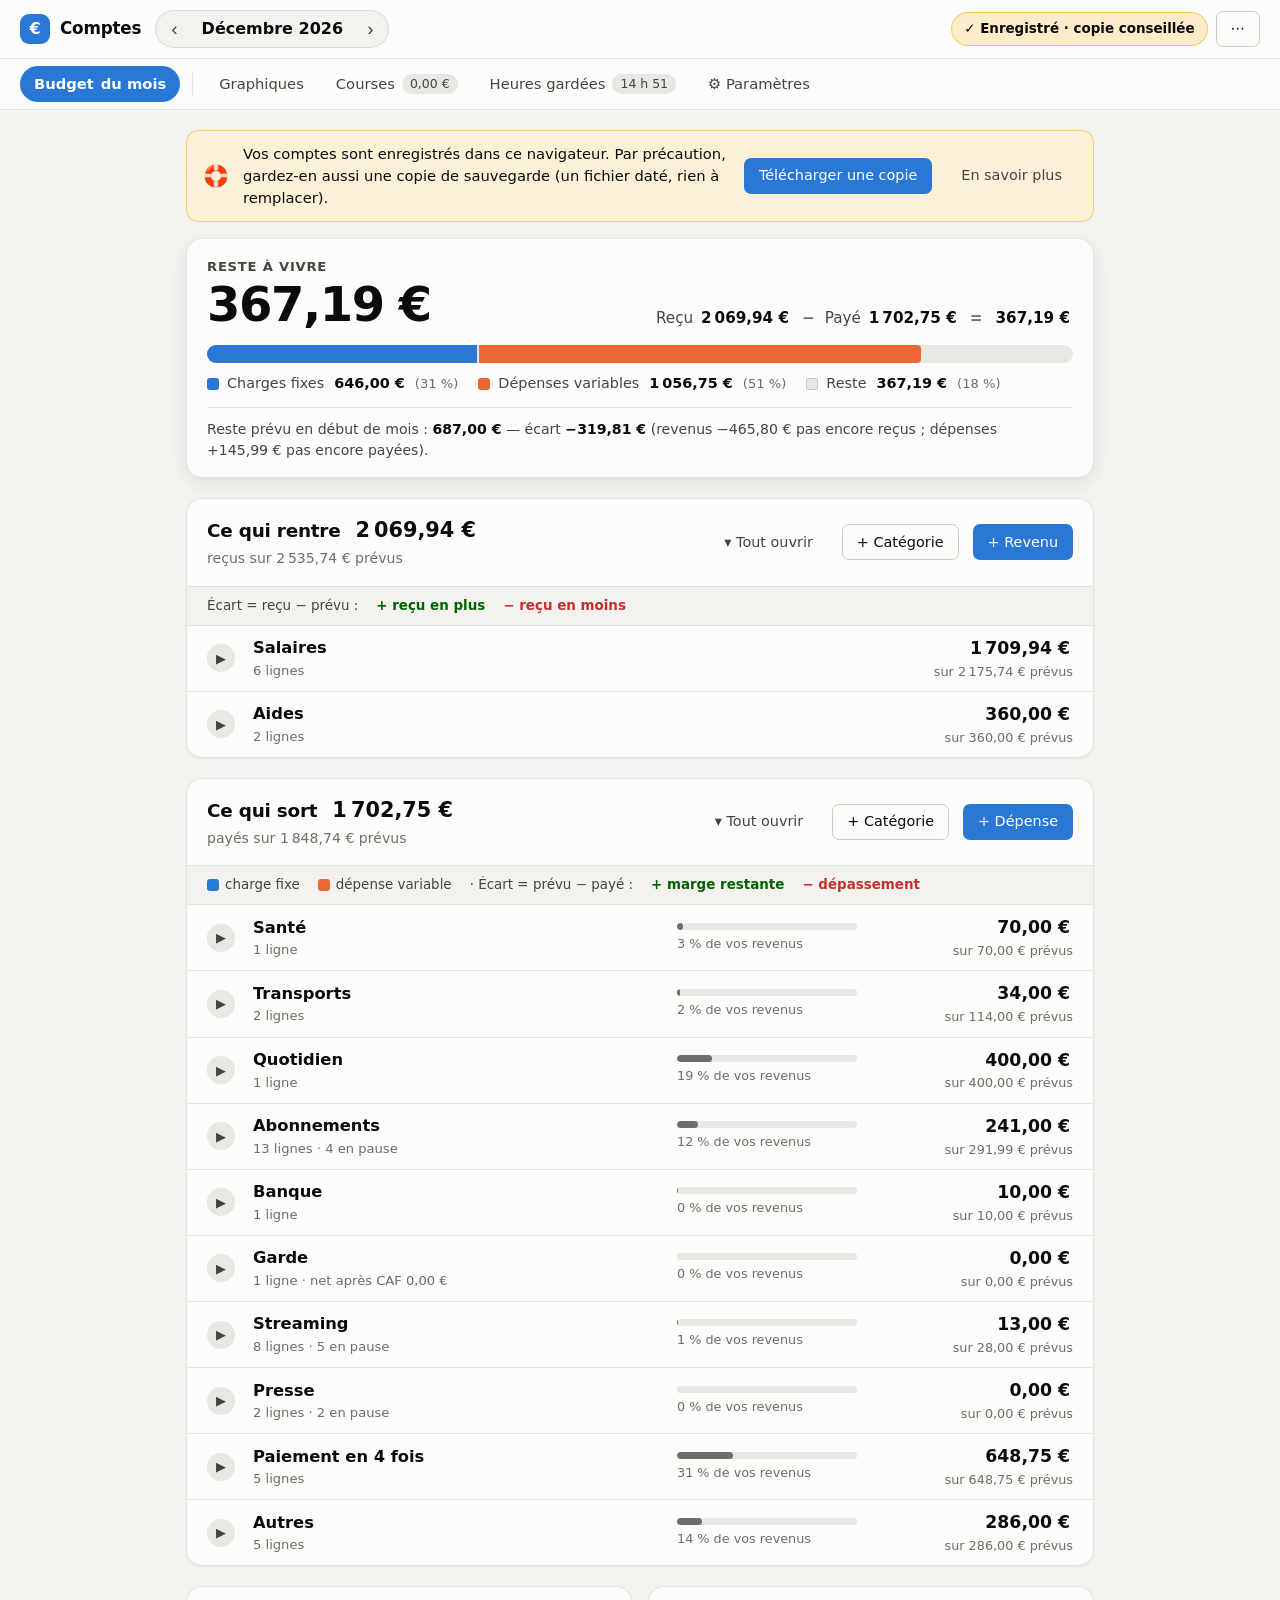
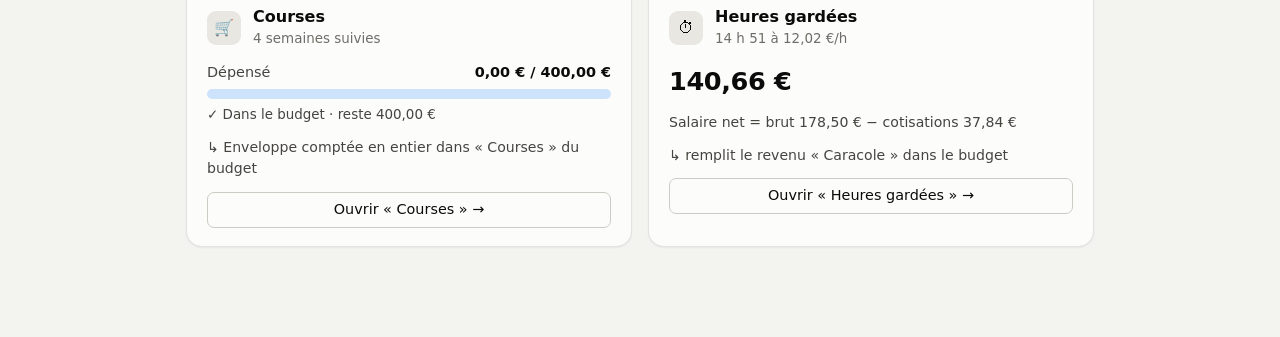
<file: comptes.html>
<!doctype html>
<html lang="fr" data-theme="auto">
<head>
<meta charset="utf-8">
<meta name="viewport" content="width=device-width, initial-scale=1">
<title>Comptes</title>
<link rel="icon" href="data:image/svg+xml,<svg xmlns='http://www.w3.org/2000/svg' viewBox='0 0 16 16'><text y='13' font-size='14'>&#x1F4B6;</text></svg>">
<!--
  COMPTES - application de suivi budgétaire.

  VOUS LISEZ CE TEXTE DANS GOOGLE DRIVE ?
  C'est normal : le site drive.google.com affiche le texte des fichiers HTML
  sans jamais les exécuter (par sécurité). Vos comptes ne sont pas abîmés.
  Pour utiliser l'application, ouvrez ce fichier depuis votre ordinateur :
    - avec « Google Drive pour ordinateur », dans le dossier Google Drive
      (lecteur G: sous Windows, « Google Drive » dans le Finder sur Mac) ;
    - ou téléchargez-le (bouton de téléchargement en haut à droite), puis
      double-cliquez dessus.

  Vos comptes s'enregistrent automatiquement dans le navigateur. Une copie
  de sauvegarde (menu ... > Télécharger une copie de sauvegarde) contient
  l'application et toutes vos données. Pour vérifier les calculs : ajoutez
  #autotest à la fin de l'adresse.
-->
<style>
/* ==========================================================================
   Comptes — feuille de style
   Principes : ce qui se modifie a l'air d'un champ ; ce qui se calcule a l'air
   d'un résultat ; un chiffre qui change s'illumine un instant.
   Palette issue du système de visualisation validé (bleu / orange, contrôlés
   pour les daltonismes, en clair comme en sombre).
   ========================================================================== */

:root {
  color-scheme: light;

  --plan:        #f3f3f0;
  --surface:     #fcfcfb;
  --surface-2:   #f3f2ef;
  --surface-3:   #e8e7e1;
  --encre:       #0b0b0b;
  --encre-2:     #45443f;   /* texte secondaire, 9:1 sur la surface */
  --encre-3:     #6f6d67;   /* texte discret, 5:1 : lisible même petit */
  --filet:       #e3e2db;
  --ligne-base:  #c3c2b7;
  --bord:        rgba(11, 11, 11, .10);

  --fond-champ:  #ffffff;
  --bord-champ:  #cdccc4;

  --serie-1:     #2a78d6;   /* charges fixes */
  --serie-2:     #eb6834;   /* dépenses variables */
  --serie-1-clair: #cde2fb;
  --accent:      #2a78d6;

  --bon:         #0ca30c;
  --bon-texte:   #006300;
  --alerte:      #fab219;
  --critique:    #c72f2f;

  --ombre-1: 0 1px 2px rgba(11, 11, 11, .05);
  --ombre-2: 0 6px 20px rgba(11, 11, 11, .08);
  --ombre-3: 0 12px 32px rgba(11, 11, 11, .12);

  --r-xl: 16px; --r-l: 12px; --r-m: 9px; --r-s: 7px;
  --police: system-ui, -apple-system, "Segoe UI", sans-serif;

  --haut-tete: 53px;
  --haut-nav:  46px;
}

@media (prefers-color-scheme: dark) {
  :root:where(:not([data-theme="light"])) {
    color-scheme: dark;
    --plan: #0d0d0d; --surface: #1a1a19; --surface-2: #222221; --surface-3: #2e2e2c;
    --encre: #ffffff; --encre-2: #d2d1c8; --encre-3: #a3a198;
    --filet: #2e2e2c; --ligne-base: #45453f; --bord: rgba(255, 255, 255, .11);
    --fond-champ: #111110; --bord-champ: #4a4a45;
    --serie-1: #3987e5; --serie-2: #d95926; --serie-1-clair: #184f95; --accent: #3987e5;
    --bon-texte: #2fbf2f; --critique: #ef6a6a;
    --ombre-1: 0 1px 2px rgba(0, 0, 0, .35);
    --ombre-2: 0 6px 20px rgba(0, 0, 0, .4);
    --ombre-3: 0 12px 32px rgba(0, 0, 0, .5);
  }
}
:root[data-theme="dark"] {
  color-scheme: dark;
  --plan: #0d0d0d; --surface: #1a1a19; --surface-2: #222221; --surface-3: #2e2e2c;
  --encre: #ffffff; --encre-2: #d2d1c8; --encre-3: #a3a198;
  --filet: #2e2e2c; --ligne-base: #45453f; --bord: rgba(255, 255, 255, .11);
  --fond-champ: #111110; --bord-champ: #4a4a45;
  --serie-1: #3987e5; --serie-2: #d95926; --serie-1-clair: #184f95; --accent: #3987e5;
  --bon-texte: #2fbf2f; --critique: #ef6a6a;
  --ombre-1: 0 1px 2px rgba(0, 0, 0, .35);
  --ombre-2: 0 6px 20px rgba(0, 0, 0, .4);
  --ombre-3: 0 12px 32px rgba(0, 0, 0, .5);
}

* { box-sizing: border-box; }

/* Un élément masqué l'est toujours, même si son style lui donne un display. */
[hidden] { display: none !important; }

/* Quand le navigateur amène un champ à l'écran (clavier, lien), il le place sous
   l'en-tête, la navigation et le mini-bilan, jamais caché derrière. */
html { scroll-padding-top: calc(var(--haut-tete) + var(--haut-nav) + 72px); }

body {
  margin: 0;
  background: var(--plan);
  color: var(--encre);
  font-family: var(--police);
  font-size: 16px;
  line-height: 1.5;
  -webkit-text-size-adjust: 100%;
}

h1, h2, h3 { margin: 0; font-weight: 650; letter-spacing: -.012em; }
.cache { position: absolute; width: 1px; height: 1px; overflow: hidden; clip-path: inset(50%); white-space: nowrap; }
.pousse { flex: 1 1 auto; }
.chiffres { font-variant-numeric: tabular-nums; }
:focus-visible { outline: 3px solid color-mix(in srgb, var(--accent) 55%, transparent); outline-offset: 2px; }

/* Un chiffre qui vient de changer s'illumine un instant : on voit l'effet de sa saisie. */
@keyframes eclat {
  0%   { background-color: color-mix(in srgb, var(--accent) 30%, transparent); }
  100% { background-color: transparent; }
}
.eclat { animation: eclat 1.2s ease-out; border-radius: 6px; }
@keyframes arrivee {
  0%   { background-color: color-mix(in srgb, var(--accent) 22%, var(--surface)); }
  100% { background-color: transparent; }
}

/* ---------------------------------------------------------------- En-tête --- */

.tete {
  position: sticky; top: 0; z-index: 40;
  display: flex; align-items: center; gap: 14px; flex-wrap: wrap;
  padding: 10px 20px;
  background: var(--surface);
  border-bottom: 1px solid var(--filet);
}
.tete__marque { display: flex; align-items: center; gap: 10px; }
.tete__logo {
  display: grid; place-items: center; width: 30px; height: 30px; border-radius: 9px;
  background: var(--accent); color: #fff; font-weight: 700;
}
.tete__marque h1 { font-size: 1.05rem; }

.mois {
  display: flex; align-items: center; gap: 2px;
  background: var(--surface-2); border: 1px solid var(--bord);
  border-radius: 999px; padding: 3px;
}
.mois__fleche {
  appearance: none; border: 0; background: none; cursor: pointer;
  width: 30px; height: 30px; border-radius: 50%;
  color: var(--encre-2); font-size: 1.2rem; line-height: 1;
}
.mois__fleche:hover { background: var(--surface-3); color: var(--encre); }
.mois__choix {
  appearance: none; border: 0; background: none; cursor: pointer;
  padding: 3px 10px; font: inherit; font-size: 1rem; font-weight: 650;
  color: var(--encre); text-align: center;
}
.tete__actions { display: flex; align-items: center; gap: 8px; margin-left: auto; }

/* ------------------------------------------------------------ Navigation --- */

.nav {
  position: sticky; top: var(--haut-tete); z-index: 30;
  display: flex; align-items: center; gap: 6px; flex-wrap: wrap;
  padding: 7px 20px;
  background: var(--surface);
  border-bottom: 1px solid var(--filet);
}
.nav__lien {
  appearance: none; border: 0; background: none; cursor: pointer;
  display: inline-flex; align-items: center; gap: 7px;
  padding: 7px 14px; border-radius: 999px;
  color: var(--encre-2); font: inherit; font-size: .92rem; white-space: nowrap;
}
.nav__lien:hover { background: var(--surface-2); color: var(--encre); }
.nav__lien[aria-current="page"] { background: var(--accent); color: #fff; font-weight: 600; }
.nav__lien[aria-current="page"] .nav__jeton { background: rgba(255, 255, 255, .22); color: #fff; }
.nav__separateur { width: 1px; height: 22px; margin: 0 6px; background: var(--filet); }
.nav__groupe { display: flex; gap: 4px; flex-wrap: wrap; }
.nav__jeton {
  padding: 1px 8px; border-radius: 999px; background: var(--surface-3); color: var(--encre-2);
  font-size: .78rem; font-variant-numeric: tabular-nums;
}

main { max-width: 940px; margin: 0 auto; padding: 20px 16px 90px; }
main.large { max-width: 1180px; }

/* --------------------------------------------------------------- Contrôles --- */

.bouton {
  appearance: none; cursor: pointer;
  display: inline-flex; align-items: center; justify-content: center; gap: 6px;
  min-height: 36px; padding: 6px 14px;
  border: 1px solid var(--bord-champ); border-radius: var(--r-s);
  background: var(--surface); color: var(--encre);
  font: inherit; font-size: .9rem; font-weight: 500;
}
.bouton:hover { background: var(--surface-2); }
.bouton--primaire { background: var(--accent); border-color: transparent; color: #fff; }
.bouton--primaire:hover { background: var(--accent); filter: brightness(1.08); }
.bouton--discret { border-color: transparent; background: none; color: var(--encre-2); }
.bouton--discret:hover { background: var(--surface-2); color: var(--encre); }
.bouton--icone { width: 36px; padding: 0; font-size: 1.1rem; }
.danger { color: var(--critique); }

/* Un champ modifiable ressemble toujours à un champ. */
.champ {
  width: 100%; min-width: 0; height: 38px; padding: 6px 10px;
  border: 1px solid var(--bord-champ); border-radius: var(--r-s);
  background: var(--fond-champ); color: var(--encre);
  font: inherit; font-size: 1rem;
}
.champ:hover { border-color: var(--encre-3); }
.champ:focus { outline: none; border-color: var(--accent);
               box-shadow: 0 0 0 3px color-mix(in srgb, var(--accent) 22%, transparent); }
.champ::placeholder { color: var(--encre-3); opacity: .8; }
.champ--nombre { text-align: right; font-variant-numeric: tabular-nums; }
select.champ { cursor: pointer; }

.champ-euro, .champ-pourcent { position: relative; display: block; }
.champ-euro .champ, .champ-pourcent .champ { padding-right: 26px; }
.champ-euro::after, .champ-pourcent::after {
  position: absolute; right: 10px; top: 50%; transform: translateY(-50%);
  color: var(--encre-3); font-size: .9rem; pointer-events: none;
}
.champ-euro::after { content: "€"; }
.champ-pourcent::after { content: "%"; }

.champ-inline { display: inline-flex; align-items: center; gap: 10px; font-size: .92rem; color: var(--encre-2); }
.champ-inline .champ-euro, .champ-inline .champ-pourcent { width: 118px; }

.bascule {
  appearance: none; margin: 0; cursor: pointer; flex: none;
  width: 38px; height: 22px; border-radius: 999px;
  background: var(--ligne-base); border: 0; position: relative;
  transition: background .15s ease;
}
.bascule::after {
  content: ""; position: absolute; top: 3px; left: 3px;
  width: 16px; height: 16px; border-radius: 50%; background: #fff;
  box-shadow: 0 1px 2px rgba(0, 0, 0, .25); transition: transform .15s ease;
}
.bascule:checked { background: var(--accent); }
.bascule:checked::after { transform: translateX(16px); }

.menu { position: relative; }
.menu > summary { list-style: none; }
.menu > summary::-webkit-details-marker { display: none; }
.menu__contenu {
  position: absolute; right: 0; top: calc(100% + 6px); z-index: 50;
  min-width: 260px; padding: 6px;
  background: var(--surface); border: 1px solid var(--bord);
  border-radius: var(--r-l); box-shadow: var(--ombre-3);
}
.menu__contenu button {
  display: block; width: 100%; text-align: left; padding: 9px 11px; border: 0;
  border-radius: var(--r-s); background: none; color: inherit; font: inherit; font-size: .92rem; cursor: pointer;
}
.menu__contenu button:hover { background: var(--surface-2); }
.menu__contenu hr { border: 0; border-top: 1px solid var(--filet); margin: 5px 2px; }

/* ============================================================== LE BILAN === */

.bilan {
  position: relative;
  margin-bottom: 20px; padding: 18px 20px 16px;
  background: var(--surface);
  border: 1px solid var(--bord); border-radius: var(--r-xl);
  box-shadow: var(--ombre-2);
}
.bilan__haut { display: flex; align-items: flex-end; gap: 12px 24px; flex-wrap: wrap; }
.bilan__etiquette { font-size: .82rem; font-weight: 600; letter-spacing: .06em; text-transform: uppercase; color: var(--encre-2); }
.bilan__valeur {
  display: inline-block; margin-top: 2px; padding: 0 4px; margin-left: -4px;
  font-size: 3rem; font-weight: 700; line-height: 1.05; letter-spacing: -.03em;
}
.bilan__valeur--negatif { color: var(--critique); }

/* L'équation dit en toutes lettres d'où vient le chiffre. */
.bilan__equation {
  display: flex; align-items: baseline; gap: 6px 10px; flex-wrap: wrap;
  margin-left: auto; font-size: .95rem; color: var(--encre-2);
}
.bilan__equation b { color: var(--encre); font-variant-numeric: tabular-nums; padding: 0 3px; }
.bilan__operateur { color: var(--encre-3); font-weight: 600; }

.bilan__piste {
  display: flex; gap: 2px; overflow: hidden; height: 18px; margin: 16px 0 10px;
  border-radius: 999px; background: var(--surface-3);
}
.bilan__part { height: 100%; min-width: 2px; transition: width .35s ease; }
.bilan__part--fixes { background: var(--serie-1); }
.bilan__part--variables { background: var(--serie-2); }
.bilan__part--fin { border-radius: 0 4px 4px 0; }

.bilan__legende { display: flex; gap: 8px 20px; flex-wrap: wrap; font-size: .9rem; color: var(--encre-2); }
.bilan__cle { display: inline-flex; align-items: center; gap: 8px; }
.bilan__cle b { color: var(--encre); font-variant-numeric: tabular-nums; padding: 0 2px; }
.bilan__cle small { color: var(--encre-3); font-size: .82rem; }
.pastille { width: 12px; height: 12px; border-radius: 3px; flex: none; display: inline-block; }
.pastille--fixes { background: var(--serie-1); }
.pastille--variables { background: var(--serie-2); }
.pastille--reste { background: var(--surface-3); border: 1px solid var(--ligne-base); }

.bilan__prevu {
  margin-top: 12px; padding-top: 11px; border-top: 1px solid var(--filet);
  font-size: .88rem; color: var(--encre-2);
}
.bilan__prevu b { color: var(--encre); font-variant-numeric: tabular-nums; }
.bilan__alerte {
  display: flex; align-items: center; gap: 8px; margin-top: 12px; padding: 9px 12px;
  border-radius: var(--r-m); background: color-mix(in srgb, var(--critique) 12%, var(--surface));
  color: var(--critique); font-size: .9rem; font-weight: 600;
}

/* Mini-bilan : une bande pleine largeur juste sous la navigation.
   En position fixe il ne prend aucune place (la page ne peut pas sauter) ;
   sur les pages Courses et Heures il est posé dans la page (classe .pose). */
.bilan-mini {
  position: fixed; z-index: 25; left: 0; right: 0;
  top: calc(var(--haut-tete) + var(--haut-nav));
  background: var(--surface); border-bottom: 1px solid var(--filet); box-shadow: var(--ombre-2);
  opacity: 0; visibility: hidden; transform: translateY(-6px);
  transition: opacity .18s ease, transform .18s ease, visibility .18s;
}
.bilan-mini.visible { opacity: 1; visibility: visible; transform: none; }
.bilan-mini.pose { position: sticky; box-shadow: none; transition: none; }
.bilan-mini__int {
  display: flex; align-items: center; gap: 6px 16px;
  max-width: 940px; margin: 0 auto; padding: 8px 20px;
}
.bilan-mini.pose .bilan-mini__int { max-width: 1180px; }
.bilan-mini__etiquette { font-size: .8rem; font-weight: 600; letter-spacing: .05em; text-transform: uppercase; color: var(--encre-2); white-space: nowrap; }
.bilan-mini__valeur { font-size: 1.3rem; font-weight: 700; font-variant-numeric: tabular-nums; padding: 0 3px; white-space: nowrap; }
.bilan-mini__valeur--negatif { color: var(--critique); }
.bilan-mini .bilan__piste { flex: 1 1 120px; height: 10px; margin: 0; }
.bilan-mini__calcul { font-size: .86rem; color: var(--encre-2); font-variant-numeric: tabular-nums; white-space: nowrap; }

/* ============================================================= LES BLOCS === */

.bloc {
  margin-bottom: 20px; background: var(--surface);
  border: 1px solid var(--bord); border-radius: var(--r-xl);
  box-shadow: var(--ombre-1); overflow: hidden;
}
.bloc__tete {
  display: flex; align-items: center; gap: 10px 14px; flex-wrap: wrap;
  padding: 16px 20px; border-bottom: 1px solid var(--filet);
}
.bloc__titre { display: flex; align-items: baseline; gap: 2px 12px; flex-wrap: wrap; flex: 1 1 240px; min-width: 0; }
.bloc__titre .bloc__sous { flex-basis: 100%; }
.bloc__titre h2 { font-size: 1.15rem; }
.bloc__chiffre { font-size: 1.3rem; font-weight: 700; font-variant-numeric: tabular-nums; padding: 0 3px; }
.bloc__sous { font-size: .88rem; color: var(--encre-3); font-variant-numeric: tabular-nums; }

.bloc__aide {
  display: flex; gap: 6px 18px; flex-wrap: wrap; align-items: center;
  padding: 9px 20px; background: var(--surface-2); border-bottom: 1px solid var(--filet);
  font-size: .84rem; color: var(--encre-2);
}
.bloc__aide span { display: inline-flex; align-items: center; gap: 6px; }
.texte-bon { color: var(--bon-texte); font-weight: 600; }
.texte-mauvais { color: var(--critique); font-weight: 600; }

/* ------------------------------------------------ Formulaire d'ajout --- */

.ajout {
  display: flex; flex-wrap: wrap; align-items: flex-end; gap: 12px;
  padding: 16px 20px; background: color-mix(in srgb, var(--accent) 6%, var(--surface));
  border-bottom: 1px solid var(--filet);
}
.ajout[hidden] { display: none; }
.ajout__titre { width: 100%; margin: 0; font-weight: 650; }
.ajout__champ { display: grid; gap: 4px; font-size: .84rem; color: var(--encre-2); flex: 1 1 130px; }
.ajout__champ--large { flex: 2 1 220px; }
.ajout__actions { display: flex; gap: 8px; margin-left: auto; }

/* ------------------------------------------------ Groupes repliables --- */

.groupe { border-bottom: 1px solid var(--filet); }
.groupe:last-child { border-bottom: 0; }
.groupe > summary {
  display: grid; align-items: center; gap: 4px 16px; cursor: pointer; list-style: none;
  grid-template-columns: 30px minmax(0, 1fr) 180px 200px;
  min-height: 64px; padding: 10px 20px;
  user-select: none;
}
.groupe > summary::-webkit-details-marker { display: none; }
.groupe > summary:hover { background: var(--surface-2); }
.groupe[open] > summary { background: var(--surface-2); border-bottom: 1px solid var(--filet); }

.groupe__chevron {
  display: grid; place-items: center; width: 28px; height: 28px; border-radius: 50%;
  background: var(--surface-3); color: var(--encre-2); font-size: .8rem;
  transition: transform .18s ease;
}
.groupe[open] .groupe__chevron { transform: rotate(90deg); background: var(--accent); color: #fff; }
.groupe__nom { font-weight: 650; font-size: 1.02rem; }
.groupe__compte { display: block; font-weight: 400; font-size: .82rem; color: var(--encre-3); }

.groupe__part { display: grid; gap: 4px; }
.groupe__piste { display: block; height: 7px; border-radius: 999px; background: var(--surface-3); overflow: hidden; }
.groupe__jauge { display: block; height: 100%; border-radius: 999px; background: var(--encre-3); transition: width .3s ease; }
.groupe__part-texte { font-size: .8rem; color: var(--encre-3); }

.groupe__montants { text-align: right; font-variant-numeric: tabular-nums; }
.groupe__reel { font-weight: 700; font-size: 1.08rem; padding: 0 3px; }
.groupe__prevu { display: block; font-size: .8rem; color: var(--encre-3); white-space: nowrap; }

.groupe__corps { padding: 4px 0 12px; }
.groupe__pied { padding: 8px 20px 0 64px; }

/* --------------------------------------------------------- Une ligne --- */

.colonnes, .ligne {
  display: grid; align-items: center; gap: 4px 12px;
  grid-template-columns: 44px minmax(0, 1fr) 132px 132px 112px 40px;
  padding: 0 20px;
}
.colonnes {
  min-height: 34px;
  font-size: .74rem; font-weight: 600; letter-spacing: .06em; text-transform: uppercase; color: var(--encre-3);
}
.colonnes span:nth-child(3), .colonnes span:nth-child(4), .colonnes span:nth-child(5) { text-align: right; }

.ligne { min-height: 56px; padding-top: 6px; padding-bottom: 6px; }
.ligne + .ligne { border-top: 1px solid var(--filet); }
.ligne:hover { background: color-mix(in srgb, var(--surface-2) 55%, transparent); }
.ligne--neuve { animation: arrivee 2s ease-out; }

.ligne__actif { display: flex; justify-content: flex-start; }
.ligne__libelle { display: flex; align-items: center; gap: 10px; min-width: 0; }
.ligne__libelle .champ { font-weight: 500; }
.ligne__montants { display: contents; }
.montant { display: block; min-width: 0; }
.montant__etiquette { display: none; }
.ligne__ecart { text-align: right; white-space: nowrap; font-size: .92rem; font-variant-numeric: tabular-nums; color: var(--encre-3); }
.ligne__ecart .texte-bon, .ligne__ecart .texte-mauvais { padding: 0 3px; }
.ligne__plus { display: flex; justify-content: flex-end; }

/* Ligne en pause : visiblement hors jeu. */
.ligne--pause .ligne__libelle .champ, .ligne--pause .montant .champ { color: var(--encre-3); text-decoration: line-through; background: var(--surface-2); }
.badge {
  flex: none; padding: 2px 9px; border-radius: 999px;
  font-size: .76rem; font-weight: 600; white-space: nowrap;
}
.badge--pause { background: var(--surface-3); color: var(--encre-2); }

/* Pastille de nature : la même couleur que dans la barre du bilan. */
.jeton-nature {
  appearance: none; cursor: pointer; flex: none; padding: 0;
  width: 14px; height: 14px; border-radius: 4px; border: 0;
}
.jeton-nature--fixes { background: var(--serie-1); }
.jeton-nature--variables { background: var(--serie-2); }
.jeton-nature:hover { outline: 3px solid color-mix(in srgb, var(--encre) 15%, transparent); }

/* Un montant calculé par un module ne ressemble pas à un champ. */
.valeur-auto {
  appearance: none; cursor: pointer; width: 100%; position: relative;
  display: flex; align-items: center; justify-content: flex-end; gap: 7px;
  height: 38px; padding: 6px 10px;
  border: 1px dashed var(--bord-champ); border-radius: var(--r-s);
  background: transparent; color: var(--encre); font: inherit; font-size: 1rem;
  font-variant-numeric: tabular-nums;
}
.valeur-auto:hover { border-style: solid; border-color: var(--accent); }
/* Le jeton du module est posé sur le bord du cadre : le montant garde toute la largeur. */
.valeur-auto__badge {
  position: absolute; top: -9px; right: 8px;
  padding: 0 6px; border-radius: 999px; background: var(--surface-3);
  color: var(--encre-2); font-size: .68rem; font-weight: 600; line-height: 16px; white-space: nowrap;
}

/* Panneau « ⋯ » */
.ligne-detail {
  display: flex; align-items: flex-end; gap: 12px 16px; flex-wrap: wrap;
  margin: 2px 20px 12px 64px; padding: 14px 16px;
  background: var(--surface-2); border: 1px solid var(--bord); border-radius: var(--r-m);
}
.ligne-detail label { display: grid; gap: 4px; font-size: .82rem; color: var(--encre-2); }
.ligne-detail .champ { width: auto; min-width: 150px; }
.ligne-detail .large .champ { min-width: 220px; }

/* ================================================================ MODULES === */

.modules { display: grid; gap: 16px; grid-template-columns: repeat(auto-fit, minmax(300px, 1fr)); }
.module {
  display: grid; gap: 12px; align-content: start; padding: 18px 20px;
  background: var(--surface); border: 1px solid var(--bord); border-radius: var(--r-xl); box-shadow: var(--ombre-1);
}
.module__tete { display: flex; align-items: center; gap: 12px; }
.module__icone { display: grid; place-items: center; flex: none; width: 34px; height: 34px; border-radius: var(--r-m); background: var(--surface-3); }
.module__titre { font-size: 1rem; font-weight: 650; }
.module__sous-titre { font-size: .84rem; color: var(--encre-3); }
.module__valeur { font-size: 1.6rem; font-weight: 700; letter-spacing: -.015em; }
.module__detail { font-size: .88rem; color: var(--encre-2); }

.jauge { display: grid; gap: 6px; }
.jauge__entete { display: flex; justify-content: space-between; gap: 10px; font-size: .9rem; }
.jauge__nom { color: var(--encre-2); }
.jauge__chiffres { font-variant-numeric: tabular-nums; font-weight: 600; }
.jauge__piste { height: 10px; border-radius: 999px; background: var(--serie-1-clair); overflow: hidden; }
.jauge__remplissage { height: 100%; border-radius: 999px; background: var(--serie-1); transition: width .3s ease; }
.jauge__remplissage--alerte { background: var(--alerte); }
.jauge__remplissage--critique { background: var(--critique); }
.jauge__etat { font-size: .84rem; color: var(--encre-2); }
.jauge__etat--critique { color: var(--critique); font-weight: 600; }

/* ===================================================== PAGES SECONDAIRES === */

.carte {
  margin-bottom: 16px; padding: 18px 20px;
  background: var(--surface); border: 1px solid var(--bord); border-radius: var(--r-xl); box-shadow: var(--ombre-1);
}
.carte__tete { margin-bottom: 12px; }
.carte__tete h2 { font-size: 1.05rem; }
.carte__sous-titre { margin: 3px 0 0; font-size: .86rem; color: var(--encre-3); }

.outils { display: flex; align-items: center; gap: 12px; flex-wrap: wrap; margin-bottom: 16px; }

.graphique { width: 100%; }
.graphique svg { display: block; width: 100%; height: auto; }
.legende { display: flex; gap: 16px; flex-wrap: wrap; margin: 2px 0 10px; font-size: .84rem; color: var(--encre-2); }
.legende__cle { display: inline-flex; align-items: center; gap: 6px; }
.legende__pastille { width: 12px; height: 12px; border-radius: 3px; background: var(--serie-1); }
.legende__trait { width: 2px; height: 14px; background: var(--encre-2); }

.jumeau { margin-top: 12px; font-size: .9rem; }
.jumeau summary { cursor: pointer; color: var(--encre-2); }
.jumeau table { width: 100%; border-collapse: collapse; margin-top: 8px; }
.jumeau th, .jumeau td { padding: 6px; border-bottom: 1px solid var(--filet); text-align: right; font-variant-numeric: tabular-nums; }
.jumeau th:first-child, .jumeau td:first-child { text-align: left; }
.jumeau th { color: var(--encre-2); font-weight: 600; }

.infobulle {
  position: fixed; z-index: 60; pointer-events: none; min-width: 160px; padding: 10px 12px;
  background: var(--surface); color: var(--encre); border: 1px solid var(--bord);
  border-radius: var(--r-m); box-shadow: var(--ombre-3); font-size: .86rem;
}
.infobulle__titre { font-weight: 650; margin-bottom: 4px; }
.infobulle__ligne { display: flex; align-items: center; gap: 10px; justify-content: space-between; }
.infobulle__valeur { font-weight: 650; font-variant-numeric: tabular-nums; }
.infobulle__nom { color: var(--encre-2); display: inline-flex; align-items: center; gap: 6px; }

.bandeau { display: grid; gap: 12px; margin-bottom: 16px; grid-template-columns: repeat(auto-fit, minmax(180px, 1fr)); }
.tuile { padding: 14px 16px; background: var(--surface); border: 1px solid var(--bord); border-radius: var(--r-l); box-shadow: var(--ombre-1); }
.tuile__etiquette { font-size: .86rem; color: var(--encre-2); }
.tuile__valeur { margin-top: 3px; font-size: 1.5rem; font-weight: 700; letter-spacing: -.015em; }
.tuile__note { margin-top: 2px; font-size: .84rem; color: var(--encre-3); }
.tuile__note--bon { color: var(--bon-texte); }
.tuile__note--mauvais { color: var(--critique); }

.semaines { display: grid; gap: 16px; grid-template-columns: repeat(auto-fit, minmax(360px, 1fr)); }
.semaines--larges { grid-template-columns: repeat(auto-fit, minmax(470px, 1fr)); }
.semaine__tete { display: flex; align-items: center; gap: 10px; flex-wrap: wrap; margin-bottom: 12px; }
.semaine__titre { font-size: 1rem; font-weight: 650; }

.achat { display: grid; align-items: center; gap: 8px; grid-template-columns: minmax(0, 1fr) minmax(0, 1.15fr) 112px 36px; padding: 4px 0; }
.achat__entete { font-size: .74rem; font-weight: 600; letter-spacing: .06em; text-transform: uppercase; color: var(--encre-3); padding-bottom: 6px; border-bottom: 1px solid var(--filet); margin-bottom: 4px; }
.achat__entete span:nth-child(3) { text-align: right; }

.puces { display: flex; gap: 6px; flex-wrap: wrap; margin-top: 12px; align-items: center; }
.puce { appearance: none; cursor: pointer; padding: 5px 11px; border: 1px solid var(--bord-champ); border-radius: 999px; background: var(--surface); color: var(--encre-2); font: inherit; font-size: .84rem; }
.puce:hover { background: var(--accent); border-color: transparent; color: #fff; }
.suggestions { width: 100%; }
.suggestions > summary { cursor: pointer; font-size: .88rem; color: var(--encre-2); padding: 4px 2px; }

.heures { width: 100%; border-collapse: collapse; table-layout: fixed; }
.heures th { padding: 6px 4px; font-size: .74rem; font-weight: 600; letter-spacing: .06em; text-transform: uppercase; color: var(--encre-3); text-align: left; border-bottom: 1px solid var(--filet); }
.heures td { padding: 3px; border-bottom: 1px solid var(--filet); }
.heures tr:last-child td { border-bottom: 0; }
.heures th:first-child, .heures td:first-child { width: 22%; }
.heures th:last-child, .heures td:last-child { width: 15%; }
.heures .jour { font-size: .92rem; color: var(--encre-2); white-space: nowrap; padding-left: 6px; }
.heures .duree { font-size: .92rem; font-variant-numeric: tabular-nums; text-align: right; padding-right: 6px; white-space: nowrap; font-weight: 600; }
.heures .champ { text-align: center; font-variant-numeric: tabular-nums; padding: 6px 2px; }
.heures .separateur { border-left: 1px solid var(--filet); }

/* ======================================================= RETOURS VISUELS === */

.vide { padding: 22px 16px; margin: 10px 20px; text-align: center; color: var(--encre-2); font-size: .92rem; background: var(--surface-2); border: 1px dashed var(--bord-champ); border-radius: var(--r-l); }
.toasts { position: fixed; left: 50%; bottom: 20px; transform: translateX(-50%); z-index: 80; display: grid; gap: 8px; width: min(480px, calc(100vw - 32px)); }
.toast { display: flex; align-items: center; gap: 12px; padding: 12px 14px; background: var(--surface); color: var(--encre); border: 1px solid var(--bord); border-radius: var(--r-l); box-shadow: var(--ombre-3); font-size: .92rem; }
.toast__texte { flex: 1 1 auto; }
.toast--erreur { border-color: var(--critique); }
.sauvegarde { position: fixed; right: 14px; bottom: 14px; z-index: 70; padding: 5px 12px; border-radius: 999px; background: var(--surface); border: 1px solid var(--bord); font-size: .8rem; color: var(--encre-2); opacity: 0; transition: opacity .2s ease; pointer-events: none; }
.sauvegarde.visible { opacity: 1; }
.alerte { margin: 0; padding: 10px 20px; background: color-mix(in srgb, var(--critique) 12%, var(--surface)); border-bottom: 1px solid var(--critique); font-size: .9rem; }
.alerte strong { color: var(--critique); }

.verif { max-width: 800px; margin: 24px auto; padding: 0 16px; }
.verif ul { list-style: none; padding: 0; margin: 12px 0 0; }
.verif li { padding: 7px 10px; border-bottom: 1px solid var(--filet); font-size: .9rem; display: flex; gap: 10px; }
.verif .ok { color: var(--bon-texte); }
.verif .ko { color: var(--critique); font-weight: 650; }
.verif__bilan { margin-top: 14px; font-weight: 650; }

/* ======================================================== PETITS ÉCRANS === */

@media (max-width: 860px) {
  .groupe > summary { grid-template-columns: 30px minmax(0, 1fr) auto; }
  .groupe__part { display: none; }
}

@media (max-width: 720px) {
  .tete { padding: 8px 12px; gap: 10px; flex-wrap: nowrap; }
  .tete__marque h1 { display: none; }
  .mois { flex: 1 1 auto; min-width: 0; justify-content: space-between; }
  .mois__choix { min-width: 0; font-size: .95rem; padding: 3px 4px; }
  .tete__actions { margin-left: 0; }
  .nav { padding: 6px 10px; gap: 4px; flex-wrap: nowrap; overflow-x: auto; scrollbar-width: none; }
  .nav::-webkit-scrollbar { display: none; }
  .nav__groupe { flex-wrap: nowrap; }
  .nav__separateur { display: none; }
  .nav__long { display: none; }
  .nav__lien, .nav__groupe .nav__lien { padding: 6px 11px; font-size: .88rem; }
  .bilan-mini__int { padding: 7px 12px; gap: 10px; }
  .bilan-mini__calcul { display: none; }
  .bilan-mini__etiquette { font-size: .72rem; }
  .bilan-mini__valeur { font-size: 1.15rem; }
  main { padding: 14px 10px 90px; }
  .bilan { padding: 14px 16px; }
  .bilan__valeur { font-size: 2.3rem; }
  .bilan__equation { margin-left: 0; width: 100%; }
  .semaines, .semaines--larges { grid-template-columns: 1fr; }
  .bloc__tete, .bloc__aide, .ajout { padding-left: 14px; padding-right: 14px; }
  .groupe > summary { padding: 10px 14px; gap: 4px 10px; }
  .groupe__pied { padding-left: 14px; }

  .colonnes { display: none; }
  /* La ligne se replie : libellé au-dessus, montants dessous, étiquetés. */
  .ligne {
    grid-template-columns: 44px minmax(0, 1fr) 40px;
    grid-template-areas: "actif libelle plus" "montants montants montants";
    padding: 10px 14px 12px;
  }
  .ligne__actif { grid-area: actif; }
  .ligne__libelle { grid-area: libelle; }
  .ligne__plus { grid-area: plus; }
  .ligne__montants { grid-area: montants; display: grid; grid-template-columns: 1fr 1fr auto; gap: 8px; align-items: end; margin-top: 4px; }
  .montant__etiquette { display: block; font-size: .74rem; font-weight: 600; letter-spacing: .05em; text-transform: uppercase; color: var(--encre-3); margin-bottom: 3px; }
  .ligne__ecart { align-self: center; padding-top: 16px; }
  .montant .valeur-auto { margin-top: 8px; }   /* place pour le jeton du module, sous l'étiquette */
  .ligne-detail { margin: 2px 14px 12px; }
  .ligne-detail .champ, .ligne-detail .large .champ { min-width: 0; width: 100%; }
  .ligne-detail label { flex: 1 1 140px; }

  .achat { grid-template-columns: minmax(0, 1fr) 104px 36px; grid-template-areas: "poste montant suppr" "libelle libelle libelle"; padding: 8px 0; border-bottom: 1px solid var(--filet); }
  .achat__poste { grid-area: poste; } .achat__libelle { grid-area: libelle; }
  .achat__montant { grid-area: montant; } .achat__suppr { grid-area: suppr; }
  .achat__entete { display: none; }
}

@media print {
  .tete__actions, .nav, .outils, .toasts, .sauvegarde, .ligne__plus, .ajout { display: none !important; }
  .bilan, .tete { position: static; }
  body { background: #fff; }
}

@media (prefers-reduced-motion: reduce) {
  *, .eclat, .ligne--neuve { transition: none !important; animation: none !important; }
}

/* ====================================================== SÉCURITÉ DES DONNÉES === */

.etat-fichier {
  appearance: none; cursor: pointer; white-space: nowrap;
  padding: 6px 12px; border-radius: 999px; border: 1px solid transparent;
  font: inherit; font-size: .84rem; font-weight: 600;
}
.etat-fichier--ok { background: color-mix(in srgb, var(--bon) 14%, var(--surface)); color: var(--bon-texte); }
.etat-fichier--attente { background: color-mix(in srgb, var(--alerte) 22%, var(--surface)); color: var(--encre); border-color: color-mix(in srgb, var(--alerte) 60%, transparent); }
.etat-fichier--jamais { background: color-mix(in srgb, var(--critique) 12%, var(--surface)); color: var(--critique); border-color: color-mix(in srgb, var(--critique) 40%, transparent); }
.etat-fichier:hover { filter: brightness(.97); }
kbd {
  margin-left: 6px; padding: 1px 6px; border-radius: 5px; border: 1px solid var(--bord-champ);
  background: var(--surface-2); color: var(--encre-2); font: inherit; font-size: .74rem;
}

.rappel {
  display: flex; align-items: center; gap: 10px 14px; flex-wrap: wrap;
  margin-bottom: 16px; padding: 12px 16px;
  background: color-mix(in srgb, var(--alerte) 16%, var(--surface));
  border: 1px solid color-mix(in srgb, var(--alerte) 55%, transparent); border-radius: var(--r-l);
}
.rappel__icone { font-size: 1.3rem; }
.rappel__texte { flex: 1 1 280px; font-size: .92rem; }

.carte--importante { border-color: color-mix(in srgb, var(--accent) 35%, var(--bord)); }
.niveaux { margin: 0 0 16px; padding-left: 22px; display: grid; gap: 10px; font-size: .93rem; }
.niveaux li::marker { font-weight: 700; color: var(--accent); }
.niveaux__etat { display: block; margin-top: 2px; color: var(--encre-2); font-size: .88rem; }
.actions-sauvegarde { display: flex; gap: 10px; flex-wrap: wrap; margin-bottom: 14px; }

.guide { margin: 6px 0 18px; border: 1px solid var(--bord); border-radius: var(--r-l); background: var(--surface-2); }
.guide > summary { cursor: pointer; padding: 11px 14px; font-weight: 600; }
.guide__corps { padding: 0 16px 14px; font-size: .92rem; }
.guide__corps ol { padding-left: 20px; display: grid; gap: 7px; }
.guide__note { color: var(--encre-2); font-size: .88rem; }

.sous-titre-section { font-size: .98rem; margin: 18px 0 10px; }
.versions { display: grid; border: 1px solid var(--bord); border-radius: var(--r-l); overflow: hidden; }
.version {
  display: grid; align-items: center; gap: 6px 14px; padding: 10px 14px;
  grid-template-columns: minmax(0, 1.2fr) minmax(0, 1fr) auto;
}
.version + .version { border-top: 1px solid var(--filet); }
.version__quand { display: grid; font-size: .9rem; }
.version__quand span { color: var(--encre-3); font-size: .82rem; }
.version__resume { font-size: .86rem; color: var(--encre-2); }
.version__actions { display: flex; gap: 6px; }

/* ================================================================ PARAMÈTRES === */

.reglages { display: grid; gap: 14px 20px; grid-template-columns: repeat(auto-fit, minmax(240px, 1fr)); margin-bottom: 14px; }
.reglage__etiquette { display: grid; gap: 5px; font-size: .88rem; color: var(--encre-2); }
.reglage__aide { margin: 5px 0 0; font-size: .82rem; color: var(--encre-3); }
textarea.champ { height: auto; resize: vertical; line-height: 1.5; }
.interrupteur { display: inline-flex; align-items: center; gap: 10px; font-size: .92rem; cursor: pointer; }
.module-reglage { display: grid; grid-template-columns: auto minmax(0, 1fr); gap: 10px 20px; align-items: start; padding: 12px 0; }
.module-reglage + .module-reglage { border-top: 1px solid var(--filet); }
.module-reglage .interrupteur { padding-top: 26px; }

.cat-liste { display: grid; border: 1px solid var(--bord); border-radius: var(--r-l); overflow: hidden; margin-bottom: 12px; }
.cat-edit {
  display: grid; align-items: center; gap: 8px 12px; padding: 8px 12px;
  grid-template-columns: minmax(0, 1fr) 150px minmax(0, 1fr) auto;
}
.cat-edit + .cat-edit { border-top: 1px solid var(--filet); }
#section-categories ~ .carte .cat-edit, .cat-liste:not(:has(select)) .cat-edit { grid-template-columns: minmax(0, 1fr) minmax(0, 1fr) auto; }
.cat-edit__compte { font-size: .84rem; color: var(--encre-3); }
.cat-edit__actions { display: flex; gap: 4px; }
.bouton:disabled { opacity: .35; cursor: default; }

.groupe__pied { display: flex; align-items: center; gap: 6px; flex-wrap: wrap; padding-right: 20px; }
.groupe__gestion { display: flex; gap: 2px; flex-wrap: wrap; }
.groupe__gestion .bouton { font-size: .84rem; min-height: 32px; padding: 4px 10px; }

/* ================================================================= DIALOGUES === */

.dialogue {
  width: min(520px, calc(100vw - 24px)); padding: 0; border: 1px solid var(--bord);
  border-radius: var(--r-xl); background: var(--surface); color: var(--encre); box-shadow: var(--ombre-3);
}
.dialogue::backdrop { background: rgba(0, 0, 0, .45); }
.dialogue__forme { display: grid; gap: 14px; padding: 22px 22px 18px; }
.dialogue__titre { font-size: 1.12rem; }
.dialogue__texte { margin: 0; color: var(--encre-2); font-size: .94rem; }
.dialogue__champ { display: grid; gap: 5px; font-size: .88rem; color: var(--encre-2); flex: 1 1 160px; }
.dialogue__rangee { display: flex; gap: 12px; flex-wrap: wrap; }
.dialogue__choix { margin: 0; padding: 12px 14px; border: 1px solid var(--bord); border-radius: var(--r-m); display: grid; gap: 10px; }
.dialogue__choix legend { padding: 0 6px; font-size: .88rem; color: var(--encre-2); }
.dialogue__radio { display: flex; align-items: center; gap: 8px; flex-wrap: wrap; font-size: .94rem; }
.dialogue__radio .champ { width: auto; min-width: 160px; }
.dialogue__erreur { margin: 0; color: var(--critique); font-weight: 600; font-size: .9rem; }
.dialogue__erreur:empty { display: none; }
.dialogue__actions { display: flex; justify-content: flex-end; gap: 8px; flex-wrap: wrap; margin-top: 4px; }
.bouton--danger { background: var(--critique); border-color: transparent; color: #fff; }
.bouton--danger:hover { background: var(--critique); filter: brightness(1.08); }
.apercu p { margin: 0 0 8px; font-size: .94rem; }
.apercu__note { color: var(--encre-2); font-size: .88rem; }

@media (max-width: 720px) {
  .etat-fichier { padding: 6px 10px; font-size: .9rem; flex: none; }
  .etat-fichier__texte { display: none; }
  .cat-edit, .cat-liste:not(:has(select)) .cat-edit { grid-template-columns: minmax(0, 1fr) auto; }
  .cat-edit__compte { grid-column: 1 / -1; order: 3; }
  .version { grid-template-columns: 1fr; }
  .module-reglage { grid-template-columns: 1fr; }
  .module-reglage .interrupteur { padding-top: 0; }
  .groupe__pied { padding-right: 14px; }
}
</style>
</head>
<body>
<noscript><p class="alerte">Cette application a besoin de JavaScript. Activez-le dans votre navigateur.</p></noscript>

<header class="tete">
  <div class="tete__marque">
    <span class="tete__logo" aria-hidden="true">€</span>
    <h1>Comptes</h1>
  </div>

  <div class="mois">
    <button type="button" class="mois__fleche" id="mois-precedent"
            title="Mois précédent" aria-label="Mois précédent">‹</button>
    <label class="cache" for="choix-mois">Mois affiché</label>
    <select class="mois__choix" id="choix-mois"></select>
    <button type="button" class="mois__fleche" id="mois-suivant"
            title="Mois suivant" aria-label="Mois suivant">›</button>
  </div>

  <div class="tete__actions">
    <!-- Enregistrement automatique : la pastille le confirme ; un clic propose une copie de sauvegarde. -->
    <button type="button" class="etat-fichier" id="etat-fichier" data-action="etat-enregistrement"></button>
    <details class="menu">
      <summary class="bouton" title="Menu">⋯ <span class="cache">Menu</span></summary>
      <div class="menu__contenu">
        <button type="button" data-action="copie-sauvegarde">Télécharger une copie de sauvegarde</button>
        <button type="button" data-action="ouvrir-sauvegarde">Ouvrir une sauvegarde…</button>
        <hr>
        <button type="button" data-action="nouveau-mois">Créer un nouveau mois…</button>
        <button type="button" data-action="export-csv">Exporter ce mois (CSV pour Excel)</button>
        <hr>
        <button type="button" data-vue="parametres">Paramètres et sauvegardes</button>
        <hr>
        <button type="button" data-action="supprimer-mois" class="danger">Supprimer ce mois…</button>
      </div>
    </details>
    <input type="file" id="fichier-import" accept=".html,.htm,.json,text/html,application/json" hidden>
  </div>
</header>

<nav class="nav" aria-label="Sections">
  <button type="button" class="nav__lien" data-vue="budget" aria-current="page">Budget<span class="nav__long"> du mois</span></button>
  <span class="nav__separateur" aria-hidden="true"></span>
  <span class="nav__groupe">
    <button type="button" class="nav__lien" data-vue="graphiques">Graphiques</button>
    <button type="button" class="nav__lien" data-vue="courses">
      <span class="nav__titre">Courses</span> <span class="nav__jeton" id="jeton-courses"></span>
    </button>
    <button type="button" class="nav__lien" data-vue="heures">
      <span class="nav__titre">Heures gardées</span> <span class="nav__jeton" id="jeton-heures"></span>
    </button>
    <button type="button" class="nav__lien" data-vue="parametres">⚙ Paramètres</button>
  </span>
</nav>

<!-- Mini-bilan : apparaît quand le grand bilan sort de l'écran. Position fixe,
     donc sans effet sur la mise en page (pas de page qui saute en défilant). -->
<div class="bilan-mini" id="bilan-mini" aria-hidden="true"></div>

<main id="contenu">

  <!-- ============================================ LA PAGE PRINCIPALE ==== -->
  <section class="vue" id="vue-budget">
    <div id="rappel-sauvegarde"></div>
    <div class="bilan" id="bilan" aria-live="polite"></div>

    <section class="bloc" id="bloc-revenus" aria-labelledby="titre-revenus">
      <header class="bloc__tete" id="tete-revenus"></header>
      <form class="ajout" id="ajout-revenu" hidden autocomplete="off">
        <p class="ajout__titre">Nouveau revenu</p>
        <label class="ajout__champ ajout__champ--large">Libellé
          <input class="champ" name="libelle" placeholder="ex. Prime, Virement…" required>
        </label>
        <label class="ajout__champ">Catégorie
          <input class="champ" name="categorie" list="liste-categories-revenus" placeholder="ex. Salaires">
        </label>
        <label class="ajout__champ">Prévu
          <span class="champ-euro"><input class="champ champ--nombre" name="estime" inputmode="decimal" placeholder="0,00"></span>
        </label>
        <label class="ajout__champ">Reçu
          <span class="champ-euro"><input class="champ champ--nombre" name="reel" inputmode="decimal" placeholder="0,00"></span>
        </label>
        <div class="ajout__actions">
          <button type="button" class="bouton" data-fermer-ajout="revenu">Annuler</button>
          <button type="submit" class="bouton bouton--primaire">Ajouter</button>
        </div>
      </form>
      <div class="bloc__corps" id="corps-revenus"></div>
    </section>

    <section class="bloc" id="bloc-depenses" aria-labelledby="titre-depenses">
      <header class="bloc__tete" id="tete-depenses"></header>
      <form class="ajout" id="ajout-depense" hidden autocomplete="off">
        <p class="ajout__titre">Nouvelle dépense</p>
        <label class="ajout__champ ajout__champ--large">Libellé
          <input class="champ" name="libelle" placeholder="ex. Netflix, Loyer…" required>
        </label>
        <label class="ajout__champ">Catégorie
          <input class="champ" name="categorie" list="liste-categories" placeholder="ex. Abonnements">
        </label>
        <label class="ajout__champ">Nature
          <select class="champ" name="nature">
            <option value="variable">Variable</option>
            <option value="fixe">Charge fixe</option>
          </select>
        </label>
        <label class="ajout__champ">Prévu
          <span class="champ-euro"><input class="champ champ--nombre" name="estime" inputmode="decimal" placeholder="0,00"></span>
        </label>
        <label class="ajout__champ">Payé
          <span class="champ-euro"><input class="champ champ--nombre" name="reel" inputmode="decimal" placeholder="0,00"></span>
        </label>
        <div class="ajout__actions">
          <button type="button" class="bouton" data-fermer-ajout="depense">Annuler</button>
          <button type="submit" class="bouton bouton--primaire">Ajouter</button>
        </div>
      </form>
      <div class="bloc__corps" id="corps-depenses"></div>
    </section>

    <datalist id="liste-categories"></datalist>
    <datalist id="liste-categories-revenus"></datalist>
    <div class="modules" id="modules"></div>
  </section>

  <!-- ==================================================== PARAMÈTRES ==== -->
  <section class="vue" id="vue-parametres" hidden>
    <div id="parametres"></div>
  </section>

  <!-- ==================================================== GRAPHIQUES ==== -->
  <section class="vue" id="vue-graphiques" hidden>
    <article class="carte">
      <header class="carte__tete">
        <h2>Dépenses par catégorie</h2>
        <p class="carte__sous-titre">Barre : payé · trait : prévu. Les lignes en pause ne comptent pas.</p>
      </header>
      <div id="graphique-categories" class="graphique"></div>
      <details class="jumeau"><summary>Voir les chiffres</summary>
        <div id="tableau-categories"></div>
      </details>
    </article>

    <article class="carte">
      <header class="carte__tete">
        <h2>Évolution mois par mois</h2>
        <p class="carte__sous-titre">Ce qui rentre et ce qui sort, mois après mois</p>
      </header>
      <div id="graphique-evolution" class="graphique"></div>
      <details class="jumeau"><summary>Voir les chiffres</summary>
        <div id="tableau-evolution"></div>
      </details>
    </article>
  </section>

  <!-- ======================================================= COURSES ==== -->
  <section class="vue" id="vue-courses" hidden>
    <div class="outils">
      <label class="champ-inline">Budget confié aux courses
        <span class="champ-euro"><input type="text" inputmode="decimal" class="champ champ--nombre" id="budget-courses"
               data-entite="mois" data-champ="budgetCourses" data-cle="mois-budgetCourses"></span>
      </label>
      <span class="pousse"></span>
      <button type="button" class="bouton" id="retirer-semaine">− Semaine</button>
      <button type="button" class="bouton" id="ajouter-semaine">+ Semaine</button>
    </div>
    <div id="resume-courses"></div>
    <div id="semaines-courses" class="semaines"></div>
  </section>

  <!-- ======================================================== HEURES ==== -->
  <section class="vue" id="vue-heures" hidden>
    <div class="outils">
      <label class="champ-inline">Taux horaire
        <span class="champ-euro"><input type="text" inputmode="decimal" class="champ champ--nombre" id="taux-horaire"
               data-entite="mois" data-champ="tauxHoraire" data-cle="mois-tauxHoraire"></span>
      </label>
      <label class="champ-inline">Cotisations
        <span class="champ-pourcent"><input type="text" inputmode="decimal" class="champ champ--nombre" id="taux-cotisation"
               data-entite="mois" data-champ="tauxCotisation" data-cle="mois-tauxCotisation"></span>
      </label>
    </div>
    <div id="resume-heures"></div>
    <div id="semaines-heures" class="semaines semaines--larges"></div>
  </section>

</main>

<div id="infobulle" class="infobulle" role="status" hidden></div>
<div id="toasts" class="toasts" aria-live="polite"></div>
<div id="sauvegarde" class="sauvegarde" aria-live="polite"></div>

<!-- Données enregistrées dans le fichier. Vide dans le fichier d'origine ; rempli
     dans les copies de sauvegarde. Ne pas modifier à la main. -->
<script type="application/json" id="donnees-integrees">null</script>

<script>
'use strict';

/* ========================================================================== */
/* 1. Réglages et données de départ                                           */
/* ========================================================================== */

const CLE_STOCKAGE = 'comptes.donnees.v1';
const CLE_REVISION = 'comptes.revision.v1';
const CLE_VERSIONS = 'comptes.versions.v1';
const PREFIXE_SECOURS = 'comptes.secours.';
const VERSION_DONNEES = 2;
const MAX_VERSIONS = 30;
const INTERVALLE_VERSION_AUTO = 60 * 60 * 1000;     // une version automatique par heure d'activité

/** Copie intacte de la page, prise avant tout affichage : c'est elle qui sert à
    produire le fichier « comptes.html » contenant l'application ET les données. */
const SOURCE_PAGE = (() => {
  const clone = document.documentElement.cloneNode(true);
  // Ce que des extensions du navigateur auraient pu injecter ne doit pas être enregistré.
  clone.querySelectorAll('script[src], link[href^="moz-extension:"], link[href^="chrome-extension:"]')
    .forEach(n => n.remove());
  return clone;
})();

const TYPES = ['depense', 'salaire', 'aide'];
const NATURES = ['fixe', 'variable'];
const TAUX_HORAIRE_DEFAUT = 12.02;
const TAUX_COTISATION_DEFAUT = 21.2;
const BUDGET_COURSES_DEFAUT = 400;
const BUDGET_SEMAINE_DEFAUT = 100;
const SEMAINES_PAR_DEFAUT = 4;

const JOURS = ['Lundi', 'Mardi', 'Mercredi', 'Jeudi', 'Vendredi', 'Samedi', 'Dimanche'];
const POSTES_COURANTS = ['Marché', 'Carrefour', 'Wevrac', 'Boulangerie', 'Pharmacie'];
const ACHATS_COURANTS = ['Fruits/Légumes', 'Olives', 'Fromage', 'Viande', 'Poisson',
                         'Pain', 'Italien', 'Café', 'Poulet'];
const LIENS = { '': '—', courses: 'Courses', heures: 'Heures gardées',
                garde: 'Garde (coût brut)', caf: 'CAF (aide garde)' };

/** Tout ce qui est réglable. Stocké avec les données, donc sauvegardé avec elles. */
const PARAMETRES_DEFAUT = {
  categoriesDepenses: [],            // [{ nom, nature }] dans l'ordre d'affichage
  categoriesRevenus: [],             // [{ nom }]
  postesCourses: POSTES_COURANTS.slice(),
  articlesCourses: ACHATS_COURANTS.slice(),
  budgetSemaineDefaut: BUDGET_SEMAINE_DEFAUT,
  semainesDefaut: SEMAINES_PAR_DEFAUT,
  tauxHoraireDefaut: TAUX_HORAIRE_DEFAUT,
  tauxCotisationDefaut: TAUX_COTISATION_DEFAUT,
  modules: { courses: true, heures: true },
  nomCourses: 'Courses',
  nomHeures: 'Heures gardées',
  seuilAlerte: 85,                   // % du budget à partir duquel une jauge passe à l'orange
  rappelJours: 7,                    // rappel de copie de sauvegarde (0 = jamais)
  avertirFermeture: true,            // prévenir à la fermeture si le navigateur n'a pas pu enregistrer
};
const CATEGORIE_REVENUS_DEFAUT = { salaire: 'Salaires', aide: 'Aides' };

/* Reprise du tableau d'origine : [nature, catégorie, libellé, prévu, réel, actif, note, lien] */
const DEPENSES_INITIALES = [
  ['fixe', 'Santé', 'MNH', 70, 70, 1, '', ''],
  ['fixe', 'Transports', 'Navigo', 34, 34, 1, '', ''],
  ['fixe', 'Transports', 'Essence', 80, 0, 1, '', ''],
  ['fixe', 'Quotidien', 'Courses', 400, 400, 1, "Suivi détaillé dans l'onglet Courses", 'courses'],
  ['fixe', 'Abonnements', 'Google One Plus', 10, 10, 1, '', ''],
  ['fixe', 'Abonnements', 'Orange Mobile', 40, 40, 1, '', ''],
  ['fixe', 'Abonnements', 'Spotify', 22, 22, 1, '', ''],
  ['fixe', 'Abonnements', 'Piano', 60, 60, 1, 'Différable', ''],
  ['fixe', 'Banque', 'Cotisation eurocompte', 10, 10, 1, '', ''],
  ['fixe', 'Garde', 'Assistante maternelle', 0, 0, 1, 'Coût net = ce montant moins la CAF', 'garde'],
  ['variable', 'Streaming', 'Twitch', 10, 10, 1, '', ''],
  ['variable', 'Streaming', 'Hors-Série', 3, 3, 1, '', ''],
  ['variable', 'Streaming', 'Paramount+ (Prime Video)', 0, 0, 0, '', ''],
  ['variable', 'Streaming', 'HB+ MAX (Prime Video)', 0, 0, 0, '', ''],
  ['variable', 'Streaming', 'Disney+', 0, 0, 0, '', ''],
  ['variable', 'Streaming', 'Medici', 0, 0, 0, '', ''],
  ['variable', 'Streaming', 'Paris Opera Play', 10, 0, 0, '', ''],
  ['variable', 'Streaming', 'Met on Demand', 15, 0, 1, '', ''],
  ['variable', 'Presse', 'Télérama', 3, 0, 0, '', ''],
  ['variable', 'Presse', 'La Lettre du Musicien', 0, 0, 0, '', ''],
  ['variable', 'Abonnements', 'FlightRadar24', 0, 0, 0, '', ''],
  ['variable', 'Abonnements', 'Transkribus', 19.99, 0, 1, '', ''],
  ['variable', 'Abonnements', 'Claude Pro', 21.60, 0, 0, '', ''],
  ['variable', 'Abonnements', 'Claude Max', 90, 90, 1, '', ''],
  ['variable', 'Abonnements', 'PlayStation Plus', 16, 15, 1, '', ''],
  ['variable', 'Abonnements', 'GitHub', 4, 4, 1, '', ''],
  ['variable', 'Abonnements', 'DeepL Pro', 30, 0, 1, '', ''],
  ['variable', 'Abonnements', 'ChatGPT', 21.99, 0, 0, '', ''],
  ['variable', 'Abonnements', 'Amazon Prime', 7, 0, 0, '', ''],
  ['variable', 'Paiement en 4 fois', 'Aspirateur', 0, 0, 1, '', ''],
  ['variable', 'Paiement en 4 fois', 'Chemises', 24.75, 24.75, 1, '', ''],
  ['variable', 'Paiement en 4 fois', 'AirSense 11', 249, 249, 1, '', ''],
  ['variable', 'Paiement en 4 fois', 'PlayStation', 150, 150, 1, '', ''],
  ['variable', 'Paiement en 4 fois', 'TV', 225, 225, 1, '', ''],
  ['variable', 'Autres', 'Cotisations', 91, 91, 1, '', ''],
  ['variable', 'Autres', 'Piano différé', 60, 60, 1, '', ''],
  ['variable', 'Autres', 'Julie', 30, 30, 1, '', ''],
  ['variable', 'Autres', 'Restaurant Paris', 35, 35, 1, '', ''],
  ['variable', 'Autres', 'Jeux', 70, 70, 1, '', ''],
];

/* [type, nature, catégorie, libellé, prévu, réel, lien] */
const REVENUS_INITIAUX = [
  ['salaire', 'fixe', 'Salaires', 'Evry', 1781.34, 1174.88, ''],
  ['salaire', 'fixe', 'Salaires', 'Creil', 394.40, 394.40, ''],
  ['salaire', 'variable', 'Salaires', 'Caracole', 0, 0, 'heures'],
  ['salaire', 'variable', 'Salaires', 'Commande', 0, 0, ''],
  ['salaire', 'variable', 'Salaires', 'Virement 1', 0, 0, ''],
  ['salaire', 'variable', 'Salaires', 'Virement 2', 0, 0, ''],
  ['aide', 'fixe', 'Aides', 'RLP', 360, 360, ''],
  ['aide', 'variable', 'Aides', 'CAF', 0, 0, 'caf'],
];

/* [semaine, jour, matin début, matin fin, après-midi début, après-midi fin] */
const CRENEAUX_INITIAUX = [
  [1, 0, '10:04', '11:30', '13:36', '17:00'],
  [1, 3, '09:30', '11:30', '12:30', '15:00'],
  [2, 0, '10:00', '11:30', '12:44', '13:28'],
  [3, 3, '09:30', '12:16', '12:48', '13:19'],
];

/* ========================================================================== */
/* 2. Calculs                                                                 */
/* ========================================================================== */

/** Arrondit un montant au centime. */
function eur(valeur) {
  const nombre = Number(valeur);
  if (!Number.isFinite(nombre)) return 0;
  return Math.round(nombre * 100 + (nombre < 0 ? -1e-6 : 1e-6)) / 100;
}

/** Lit un montant saisi à la française : « 1 234,56 » ou « 12,50 € » -> nombre. */
function nombre(valeur) {
  if (valeur === null || valeur === undefined || valeur === '') return 0;
  if (typeof valeur === 'number') return eur(valeur);
  let texte = String(valeur).trim()
    .replace(/[\s\u00a0\u202f]/g, '')
    .replace(/\u20ac/g, '');
  // « 1.234,56 » : le point sépare les milliers, la virgule les décimales.
  if (texte.includes(',') && texte.includes('.')) texte = texte.replace(/\./g, '');
  texte = texte.replace(',', '.');
  if (texte === '' || texte === '-' || texte === '.' || texte === '-.') return 0;
  const lu = Number(texte);
  return Number.isFinite(lu) ? eur(lu) : 0;
}

/** « 09:30 », « 9h30 » ou « 9 » -> minutes depuis minuit. null si illisible. */
function minutesDepuisHeure(texte) {
  if (texte === null || texte === undefined) return null;
  const propre = String(texte).trim().toLowerCase().replace(/h/g, ':').replace(/\./g, ':');
  if (!propre) return null;
  const morceaux = propre.split(':');
  const heures = Number(morceaux[0]);
  const minutes = morceaux.length > 1 && morceaux[1] !== '' ? Number(morceaux[1]) : 0;
  if (!Number.isInteger(heures) || !Number.isInteger(minutes)) return null;
  if (heures < 0 || heures > 23 || minutes < 0 || minutes > 59) return null;
  return heures * 60 + minutes;
}

/** 570 -> « 09:30 ». */
function heureDepuisMinutes(minutes) {
  if (minutes === null || minutes === undefined) return '';
  const total = ((Math.trunc(minutes) % 1440) + 1440) % 1440;
  return String(Math.floor(total / 60)).padStart(2, '0') + ':' +
         String(total % 60).padStart(2, '0');
}

/** Durée d'une plage en minutes. 0 si incomplète ou incohérente. */
function dureePlage(debut, fin) {
  const a = minutesDepuisHeure(debut);
  const b = minutesDepuisHeure(fin);
  if (a === null || b === null || b <= a) return 0;
  return b - a;
}

/** Durée d'une journée = matin + après-midi. */
function dureeCreneau(creneau) {
  return dureePlage(creneau.matinDebut, creneau.matinFin) +
         dureePlage(creneau.apremDebut, creneau.apremFin);
}

/** 891 -> « 14 h 51 ». */
function formatDuree(minutes) {
  const total = Math.round(minutes || 0);
  return Math.floor(total / 60) + ' h ' + String(total % 60).padStart(2, '0');
}

/** Heures gardées puis salaire brut / cotisations / net. */
function recapHeures(creneaux, tauxHoraire, tauxCotisation) {
  const parSemaine = new Map();
  let total = 0;
  for (const creneau of creneaux) {
    const duree = dureeCreneau(creneau);
    total += duree;
    const semaine = Number(creneau.semaine) || 1;
    parSemaine.set(semaine, (parSemaine.get(semaine) || 0) + duree);
  }
  const heures = total / 60;
  const brut = eur(heures * (Number(tauxHoraire) || 0));
  const cotisation = eur(brut * (Number(tauxCotisation) || 0) / 100);
  return {
    minutes: total,
    heures,
    duree: formatDuree(total),
    tauxHoraire: eur(tauxHoraire),
    tauxCotisation: Math.round((Number(tauxCotisation) || 0) * 100) / 100,
    brut,
    cotisation,
    net: eur(brut - cotisation),
    parSemaine: Array.from(parSemaine.keys()).sort((a, b) => a - b)
      .map(s => ({ semaine: s, minutes: parSemaine.get(s), duree: formatDuree(parSemaine.get(s)) })),
  };
}

/** Suivi hebdomadaire des courses. */
function recapCourses(semaines, achats, budgetTotal) {
  const depenseParSemaine = new Map();
  const parPoste = new Map();
  let total = 0;

  for (const achat of achats) {
    const montant = eur(achat.montant);
    const semaine = Number(achat.semaine) || 1;
    depenseParSemaine.set(semaine, eur((depenseParSemaine.get(semaine) || 0) + montant));
    const poste = (achat.poste || 'Autre').trim() || 'Autre';
    parPoste.set(poste, eur((parPoste.get(poste) || 0) + montant));
    total = eur(total + montant);
  }

  const lignes = semaines.map(semaine => {
    const budget = eur(semaine.budget);
    const depense = eur(depenseParSemaine.get(Number(semaine.numero)) || 0);
    return { numero: Number(semaine.numero), budget, depense, restant: eur(budget - depense) };
  });

  const budget = eur(budgetTotal);
  return {
    semaines: lignes,
    budgetTotal: budget,
    budgetSemaines: eur(lignes.reduce((s, l) => s + l.budget, 0)),
    depense: total,
    restant: eur(budget - total),
    parPoste: Array.from(parPoste.entries())
      .map(([poste, montant]) => ({ poste, montant }))
      .sort((a, b) => b.montant - a.montant),
  };
}

function cumulVide() { return { estime: 0, reel: 0 }; }

function cumule(cumul, estime, reel) {
  cumul.estime = eur(cumul.estime + estime);
  cumul.reel = eur(cumul.reel + reel);
}

function sommeCumuls(...cumuls) {
  const total = cumulVide();
  for (const cumul of cumuls) cumule(total, cumul.estime, cumul.reel);
  return total;
}

/**
 * Totaux du mois.
 * Une ligne en pause garde son montant affiché mais ne compte pas :
 * c'est l'équivalent des colonnes « Actif / Ref » du tableau d'origine.
 */
function recapBudget(lignes) {
  const groupes = {};
  for (const type of TYPES) for (const nature of NATURES) groupes[type + '-' + nature] = cumulVide();

  const parCategorie = new Map();
  const parCategorieRevenus = new Map();
  const enPause = [];
  const garde = cumulVide();
  const caf = cumulVide();

  for (const ligne of lignes) {
    const cle = ligne.type + '-' + ligne.nature;
    if (!groupes[cle]) continue;
    // Une ligne en pause sort entièrement des totaux : ni son prévu, ni son réel
    // ne comptent. Désactiver une dépense doit se voir immédiatement dans le reste.
    const actif = !!ligne.actif;
    const estimeSaisi = eur(ligne.estime);
    const estime = actif ? estimeSaisi : 0;
    const reel = actif ? eur(ligne.reel) : 0;

    cumule(groupes[cle], estime, reel);

    if (!actif && estimeSaisi) {
      enPause.push({ id: ligne.id, libelle: ligne.libelle || '',
                     categorie: ligne.categorie || '', estime: estimeSaisi });
    }

    if (ligne.type !== 'depense') {
      const categorie = (ligne.categorie || '').trim() || 'Sans catégorie';
      if (!parCategorieRevenus.has(categorie)) {
        parCategorieRevenus.set(categorie, { categorie, estime: 0, reel: 0, nb: 0, enPause: 0 });
      }
      const cumulRevenu = parCategorieRevenus.get(categorie);
      cumule(cumulRevenu, estime, reel);
      cumulRevenu.nb += 1;
      if (!actif) cumulRevenu.enPause += 1;
    }

    if (ligne.type === 'depense') {
      const categorie = (ligne.categorie || '').trim() || 'Sans catégorie';
      if (!parCategorie.has(categorie)) {
        parCategorie.set(categorie, { categorie, estime: 0, reel: 0, nb: 0, enPause: 0 });
      }
      const cumulCategorie = parCategorie.get(categorie);
      cumule(cumulCategorie, estime, reel);
      cumulCategorie.nb += 1;
      if (!actif) cumulCategorie.enPause += 1;
    }

    const lien = (ligne.lien || '').trim();
    if (lien === 'garde') cumule(garde, estime, reel);
    else if (lien === 'caf') cumule(caf, estime, reel);
  }

  const depenses = sommeCumuls(groupes['depense-fixe'], groupes['depense-variable']);
  const salaires = sommeCumuls(groupes['salaire-fixe'], groupes['salaire-variable']);
  const aides = sommeCumuls(groupes['aide-fixe'], groupes['aide-variable']);
  const revenus = sommeCumuls(salaires, aides);

  return {
    depenses,
    depensesFixes: groupes['depense-fixe'],
    depensesVariables: groupes['depense-variable'],
    salaires, aides, revenus,
    restant: { estime: eur(revenus.estime - depenses.estime),
               reel: eur(revenus.reel - depenses.reel) },
    /* Positif = on a dépensé moins que prévu (le « Surplus » du tableau). */
    surplus: { estime: 0, reel: eur(depenses.estime - depenses.reel) },
    garde, caf,
    gardeNette: { estime: eur(garde.estime - caf.estime), reel: eur(garde.reel - caf.reel) },
    enPause: enPause.sort((a, b) => b.estime - a.estime),
    economieEnPause: eur(enPause.reduce((s, l) => s + l.estime, 0)),
    parCategorieRevenus: Array.from(parCategorieRevenus.values()),
    parCategorie: Array.from(parCategorie.values()).sort((a, b) => {
      const ecart = Math.max(b.reel, b.estime) - Math.max(a.reel, a.estime);
      return ecart !== 0 ? ecart : a.categorie.localeCompare(b.categorie, 'fr');
    }),
  };
}

/** Assemble les trois récapitulatifs d'un mois. */
function recap(mois) {
  return {
    budget: recapBudget(mois.lignes),
    courses: recapCourses(mois.semaines, mois.achats, budgetCourses(mois)),
    heures: recapHeures(mois.creneaux, mois.tauxHoraire, mois.tauxCotisation),
  };
}

/* ========================================================================== */
/* 3. Stockage dans le navigateur                                             */
/* ========================================================================== */

/** Toutes les données de l'application. */
let D = null;
let stockageDisponible = true;

/* Protection entre onglets : chaque enregistrement porte un numéro de révision.
   Un onglet qui n'a pas vu la dernière révision n'a pas le droit d'écrire
   par-dessus : il se met d'abord à jour. */
let revisionConnue = 0;
let derniereSignature = null;
const CHAMPS_META = new Set(['revision', 'modifieLe', 'fichierLe', 'fichierRevision']);

function moisCourantLibelle() {
  const maintenant = new Date();
  return maintenant.getFullYear() + '-' + String(maintenant.getMonth() + 1).padStart(2, '0');
}

function testeStockage() {
  try {
    const sonde = CLE_STOCKAGE + '.sonde';
    localStorage.setItem(sonde, '1');
    localStorage.removeItem(sonde);
    return true;
  } catch (erreur) {
    return false;
  }
}

/** Empreinte du contenu, sans les informations d'enregistrement : sert à ne
    rien réécrire (ni compter comme modification) quand rien n'a changé. */
function signatureContenu(donnees) {
  return JSON.stringify(donnees, (cle, valeur) => CHAMPS_META.has(cle) ? undefined : valeur);
}

/** Lecture des données du navigateur. Ne renvoie jamais « rien » quand il y a
    quelque chose d'illisible : l'appelant doit pouvoir le mettre à l'abri. */
function lisNavigateur() {
  if (!stockageDisponible) return { etat: 'absent' };
  let brut = null;
  try { brut = localStorage.getItem(CLE_STOCKAGE); } catch (e) { return { etat: 'absent' }; }
  if (!brut) return { etat: 'absent' };
  try {
    const donnees = validees(JSON.parse(brut));
    return donnees ? { etat: 'ok', donnees } : { etat: 'corrompu', brut };
  } catch (erreur) {
    return { etat: 'corrompu', brut };
  }
}

/** Données enregistrées DANS le fichier comptes.html (copies de sauvegarde, voir telechargeCopie). */
function lisIntegrees() {
  const bloc = document.getElementById('donnees-integrees');
  if (!bloc) return null;
  try { return validees(JSON.parse(bloc.textContent || 'null')); } catch (e) { return null; }
}

function revisionStockee() {
  try { return Number(localStorage.getItem(CLE_REVISION)) || 0; } catch (e) { return 0; }
}

/** Écriture brute, vérifiée par relecture. */
function ecritStockage() {
  const texte = JSON.stringify(D);
  localStorage.setItem(CLE_STOCKAGE, texte);
  localStorage.setItem(CLE_REVISION, String(D.revision));
  if (localStorage.getItem(CLE_STOCKAGE) !== texte) {
    throw new Error('la relecture ne correspond pas à ce qui a été écrit');
  }
  revisionConnue = D.revision;
}

/**
 * Enregistre dans le navigateur.
 * Renvoie 'ok', 'inchange', 'conflit' (un autre onglet a écrit entre-temps :
 * rien n'est écrasé) ou 'echec'.
 */
function enregistreDonnees(options = {}) {
  if (!stockageDisponible || !D) return 'echec';
  const signature = signatureContenu(D);
  if (!options.meta && signature === derniereSignature) return 'inchange';
  if (!options.force && revisionStockee() > revisionConnue) return 'conflit';
  try {
    if (!options.meta) {
      D.revision = Math.max(Number(D.revision) || 0, revisionStockee()) + 1;
      D.modifieLe = new Date().toISOString();
    }
    ecritStockage();
    derniereSignature = signature;
    if (!options.meta) versionAutomatique();
    return 'ok';
  } catch (erreur) {
    stockageDisponible = false;
    montreAlerteStockage('Le navigateur a refusé d’enregistrer (' + (erreur.message || erreur.name) + ').');
    return 'echec';
  }
}

/** Cet onglet a-t-il des modifications pas encore écrites dans le navigateur ? */
function modificationsNonEnregistrees() {
  return !!D && signatureContenu(D) !== derniereSignature;
}

/** Remplace les données de cet onglet par celles du stockage (après un conflit). */
function rechargeDepuisStockage() {
  const lu = lisNavigateur();
  if (lu.etat !== 'ok') return false;
  D = lu.donnees;
  revisionConnue = revisionStockee();
  derniereSignature = signatureContenu(D);
  return true;
}

/* -- Versions précédentes : un filet de sécurité dans le navigateur --------- */

function lisVersions() {
  try {
    const liste = JSON.parse(localStorage.getItem(CLE_VERSIONS) || '[]');
    return Array.isArray(liste) ? liste : [];
  } catch (e) { return []; }
}

function resumeDonnees(donnees) {
  const mois = donnees.mois.find(m => m.id === donnees.moisActif) || donnees.mois[0];
  if (!mois) return donnees.mois.length + ' mois';
  const b = recapBudget(mois.lignes);
  return donnees.mois.length + ' mois · ' + mois.libelle + ' : reste ' +
         b.restant.reel.toFixed(2).replace('.', ',') + ' € · ' + mois.lignes.length + ' lignes';
}

/** Ajoute une version à l'historique. Ne fait jamais échouer l'enregistrement principal. */
function ajouteVersion(raison, donnees = D, automatique = false) {
  if (!stockageDisponible || !donnees) return false;
  const liste = lisVersions();
  const contenu = JSON.stringify(donnees);
  if (liste[0] && liste[0].donnees === contenu) return false;       // rien de neuf
  liste.unshift({ le: new Date().toISOString(), raison, automatique,
                  resume: resumeDonnees(donnees), donnees: contenu });
  while (liste.length > MAX_VERSIONS) liste.pop();
  for (let essai = 0; essai < 3; essai++) {
    try { localStorage.setItem(CLE_VERSIONS, JSON.stringify(liste)); return true; }
    catch (e) { liste.splice(Math.max(3, Math.floor(liste.length / 2))); }   // mémoire pleine : on allège
  }
  return false;
}

function versionAutomatique() {
  const derniere = lisVersions().find(v => v.automatique);
  if (!derniere || Date.now() - Date.parse(derniere.le) > INTERVALLE_VERSION_AUTO) {
    ajouteVersion('Enregistrement automatique (toutes les heures d’activité)', D, true);
  }
}

/** Garde de côté un contenu illisible au lieu de l'écraser. */
function metAbri(brut) {
  const cle = PREFIXE_SECOURS + new Date().toISOString();
  try { localStorage.setItem(cle, brut); return cle; } catch (e) { return null; }
}

/**
 * Choisit les données à ouvrir au démarrage, entre celles du navigateur et
 * celles enregistrées dans le fichier. Rien n'est jamais jeté : la version
 * écartée part dans l'historique.
 */
function chargeAuDemarrage() {
  const messages = [];
  let navigateur = lisNavigateur();
  const fichier = lisIntegrees();

  if (navigateur.etat === 'corrompu') {
    const abri = metAbri(navigateur.brut);
    const secours = lisVersions().map(v => {
      try { return { v, d: validees(JSON.parse(v.donnees)) }; } catch (e) { return null; }
    }).find(x => x && x.d);
    messages.push({ erreur: true, texte: 'Les données de ce navigateur étaient illisibles. Elles n’ont pas été effacées' +
      (abri ? ' : une copie brute est gardée de côté.' : '.') +
      (secours ? ' La version du ' + new Date(secours.v.le).toLocaleString('fr-FR') + ' a été rouverte.'
               : (fichier ? ' Les données du fichier ont été ouvertes.' : '')) });
    navigateur = secours ? { etat: 'ok', donnees: secours.d } : { etat: 'absent' };
  }

  const a = navigateur.etat === 'ok' ? navigateur.donnees : null;
  if (!a && !fichier) return { donnees: null, messages, source: 'aucune' };
  if (a && !fichier) return { donnees: a, messages, source: 'navigateur' };
  if (!a) {
    messages.push({ texte: 'Comptes ouverts depuis le fichier' +
      (fichier.fichierLe ? ' (enregistré le ' + new Date(fichier.fichierLe).toLocaleString('fr-FR') + ')' : '') +
      '. Si vous avez une copie de sauvegarde plus récente, ouvrez-la : menu ⋯ → Ouvrir une sauvegarde.' });
    return { donnees: fichier, messages, source: 'fichier' };
  }
  if (signatureContenu(a) === signatureContenu(fichier)) {
    // Même contenu : on garde le navigateur, avec la date d'enregistrement la plus récente.
    if ((fichier.fichierLe || '') > (a.fichierLe || '')) { a.fichierLe = fichier.fichierLe; a.fichierRevision = a.revision; }
    return { donnees: a, messages, source: 'navigateur' };
  }
  if ((fichier.modifieLe || '') > (a.modifieLe || '')) {
    ajouteVersion('Version du navigateur, remplacée par un fichier plus récent', a);
    messages.push({ texte: 'Ce fichier contient des comptes plus récents que ceux du navigateur : ils ont été ouverts. ' +
      'L’ancienne version du navigateur reste disponible dans Paramètres → Versions précédentes.' });
    return { donnees: fichier, messages, source: 'fichier' };
  }
  return { donnees: a, messages, source: 'navigateur' };
}

/** Vérifie la forme des données et complète ce qui manque. */
function validees(donnees) {
  if (!donnees || typeof donnees !== 'object' || !Array.isArray(donnees.mois)) return null;
  const p = Object.assign({}, PARAMETRES_DEFAUT, donnees.parametres || {});
  const liste = (valeur, defaut) => Array.isArray(valeur)
    ? valeur.map(x => String(x).trim()).filter(Boolean) : defaut.slice();
  const rappel = Number(p.rappelJours);
  const parametres = {
    categoriesDepenses: (Array.isArray(p.categoriesDepenses) ? p.categoriesDepenses : [])
      .filter(c => c && String(c.nom || '').trim())
      .map(c => ({ nom: String(c.nom).trim(), nature: NATURES.includes(c.nature) ? c.nature : 'variable' })),
    categoriesRevenus: (Array.isArray(p.categoriesRevenus) ? p.categoriesRevenus : [])
      .filter(c => c && String(c.nom || '').trim())
      .map(c => ({ nom: String(c.nom).trim() })),
    postesCourses: liste(p.postesCourses, POSTES_COURANTS),
    articlesCourses: liste(p.articlesCourses, ACHATS_COURANTS),
    budgetSemaineDefaut: eur(p.budgetSemaineDefaut),
    semainesDefaut: Math.min(6, Math.max(1, Math.round(Number(p.semainesDefaut) || SEMAINES_PAR_DEFAUT))),
    tauxHoraireDefaut: eur(p.tauxHoraireDefaut) || TAUX_HORAIRE_DEFAUT,
    tauxCotisationDefaut: Number.isFinite(Number(p.tauxCotisationDefaut))
      ? Number(p.tauxCotisationDefaut) : TAUX_COTISATION_DEFAUT,
    modules: { courses: !(p.modules && p.modules.courses === false),
               heures: !(p.modules && p.modules.heures === false) },
    nomCourses: String(p.nomCourses || '').trim() || PARAMETRES_DEFAUT.nomCourses,
    nomHeures: String(p.nomHeures || '').trim() || PARAMETRES_DEFAUT.nomHeures,
    seuilAlerte: Math.min(100, Math.max(1, Math.round(Number(p.seuilAlerte) || 85))),
    rappelJours: Number.isFinite(rappel) && rappel >= 0 ? Math.round(rappel) : 7,
    avertirFermeture: !!p.avertirFermeture,
  };
  const propre = {
    version: VERSION_DONNEES,
    prochainId: Number(donnees.prochainId) || 1,
    moisActif: donnees.moisActif ?? null,
    revision: Number(donnees.revision) || 0,
    modifieLe: typeof donnees.modifieLe === 'string' ? donnees.modifieLe : null,
    fichierLe: typeof donnees.fichierLe === 'string' ? donnees.fichierLe : null,
    fichierRevision: donnees.fichierRevision === null || donnees.fichierRevision === undefined
      ? null : Number(donnees.fichierRevision),
    parametres,
    mois: [],
  };
  for (const mois of donnees.mois) {
    if (!mois || typeof mois.libelle !== 'string') continue;
    const complet = {
      id: Number(mois.id) || propre.prochainId++,
      libelle: mois.libelle,
      note: String(mois.note || ''),
      tauxHoraire: Number(mois.tauxHoraire) || parametres.tauxHoraireDefaut,
      tauxCotisation: Number.isFinite(Number(mois.tauxCotisation))
        ? Number(mois.tauxCotisation) : parametres.tauxCotisationDefaut,
      budgetCourses: Number.isFinite(Number(mois.budgetCourses))
        ? Number(mois.budgetCourses) : BUDGET_COURSES_DEFAUT,
      lignes: (mois.lignes || []).map(l => ({
        id: Number(l.id) || propre.prochainId++,
        type: TYPES.includes(l.type) ? l.type : 'depense',
        nature: NATURES.includes(l.nature) ? l.nature : 'variable',
        categorie: String(l.categorie || ''),
        libelle: String(l.libelle || ''),
        estime: eur(l.estime),
        reel: eur(l.reel),
        actif: l.actif === undefined ? true : !!l.actif,
        note: String(l.note || ''),
        lien: String(l.lien || ''),
        rang: Number(l.rang) || 0,
      })),
      semaines: (mois.semaines || []).map(s => ({
        numero: Number(s.numero) || 1,
        budget: eur(s.budget),
      })),
      achats: (mois.achats || []).map(a => ({
        id: Number(a.id) || propre.prochainId++,
        semaine: Number(a.semaine) || 1,
        poste: String(a.poste || ''),
        libelle: String(a.libelle || ''),
        montant: eur(a.montant),
        rang: Number(a.rang) || 0,
      })),
      creneaux: (mois.creneaux || []).map(c => ({
        id: Number(c.id) || propre.prochainId++,
        semaine: Number(c.semaine) || 1,
        jour: Number(c.jour) || 0,
        matinDebut: String(c.matinDebut || ''),
        matinFin: String(c.matinFin || ''),
        apremDebut: String(c.apremDebut || ''),
        apremFin: String(c.apremFin || ''),
      })),
    };
    if (!complet.semaines.length) {
      for (let n = 1; n <= parametres.semainesDefaut; n++) {
        complet.semaines.push({ numero: n, budget: parametres.budgetSemaineDefaut });
      }
    }
    assureCreneaux(complet, propre);
    propre.mois.push(complet);
  }
  if (!propre.mois.length) return null;

  // Revenus : les anciens types « salaire » / « aide » deviennent des catégories.
  for (const mois of propre.mois) {
    for (const l of mois.lignes) {
      if (l.type === 'depense') { l.categorie = l.categorie.trim() || 'Sans catégorie'; continue; }
      const nom = l.categorie.trim();
      if (!nom || nom === 'Salaire' || nom === 'Aide') l.categorie = CATEGORIE_REVENUS_DEFAUT[l.type] || 'Salaires';
    }
  }
  // Toute catégorie utilisée par une ligne figure dans la liste (en fin de liste si elle manquait).
  const depenses = new Set(parametres.categoriesDepenses.map(c => c.nom));
  const revenus = new Set(parametres.categoriesRevenus.map(c => c.nom));
  for (const l of propre.mois.flatMap(m => m.lignes).sort((x, y) => x.rang - y.rang)) {
    if (l.type === 'depense' && !depenses.has(l.categorie)) {
      depenses.add(l.categorie); parametres.categoriesDepenses.push({ nom: l.categorie, nature: l.nature });
    } else if (l.type !== 'depense' && !revenus.has(l.categorie)) {
      revenus.add(l.categorie); parametres.categoriesRevenus.push({ nom: l.categorie });
    }
  }

  // Les identifiants doivent rester uniques après import ou modification à la main.
  const maximum = Math.max(0, ...propre.mois.flatMap(m => [
    m.id, ...m.lignes.map(l => l.id), ...m.achats.map(a => a.id), ...m.creneaux.map(c => c.id),
  ]));
  propre.prochainId = Math.max(propre.prochainId, maximum + 1);
  if (!propre.mois.some(m => m.id === propre.moisActif)) {
    propre.moisActif = trieMois(propre.mois)[0].id;
  }
  return propre;
}

function trieMois(liste) {
  return liste.slice().sort((a, b) => b.libelle.localeCompare(a.libelle));
}

/** Crée les 7 jours de chaque semaine déclarée. */
function assureCreneaux(mois, conteneur) {
  const source = conteneur || D;
  for (const semaine of mois.semaines) {
    for (let jour = 0; jour < 7; jour++) {
      const existe = mois.creneaux.some(c => c.semaine === semaine.numero && c.jour === jour);
      if (existe) continue;
      mois.creneaux.push({
        id: source.prochainId++, semaine: semaine.numero, jour,
        matinDebut: '', matinFin: '', apremDebut: '', apremFin: '',
      });
    }
  }
  mois.creneaux.sort((a, b) => a.semaine - b.semaine || a.jour - b.jour);
}

/** Crée un mois, éventuellement en recopiant un mois existant. */
function creeMois(libelle, copierDe) {
  const existant = D.mois.find(m => m.libelle === libelle);
  if (existant) return existant;

  const source = copierDe ? D.mois.find(m => m.id === copierDe) : null;
  const mois = {
    id: D.prochainId++,
    libelle,
    note: '',
    tauxHoraire: source ? source.tauxHoraire : D.parametres.tauxHoraireDefaut,
    tauxCotisation: source ? source.tauxCotisation : D.parametres.tauxCotisationDefaut,
    budgetCourses: source ? source.budgetCourses : BUDGET_COURSES_DEFAUT,
    // Les lignes récurrentes sont reprises, les montants réels remis à zéro.
    lignes: source
      ? source.lignes.map(l => Object.assign({}, l, { id: D.prochainId++, reel: 0 }))
      : [],
    semaines: source
      ? source.semaines.map(s => ({ numero: s.numero, budget: s.budget }))
      : Array.from({ length: D.parametres.semainesDefaut },
                   (_, i) => ({ numero: i + 1, budget: D.parametres.budgetSemaineDefaut })),
    achats: [],
    creneaux: [],
  };
  assureCreneaux(mois);
  D.mois.push(mois);
  return mois;
}

/** Premier démarrage : un mois pré-rempli avec les données du tableau. */
function donneesDeDepart() {
  D = { version: VERSION_DONNEES, prochainId: 1, moisActif: null, revision: 0, modifieLe: null,
        fichierLe: null, fichierRevision: null,
        parametres: JSON.parse(JSON.stringify(PARAMETRES_DEFAUT)), mois: [] };
  const mois = creeMois(moisCourantLibelle());
  let rang = 0;

  for (const [nature, categorie, libelle, estime, reel, actif, note, lien] of DEPENSES_INITIALES) {
    mois.lignes.push({
      id: D.prochainId++, type: 'depense', nature, categorie, libelle,
      estime: eur(estime), reel: eur(reel), actif: !!actif, note, lien, rang: (rang += 10),
    });
  }
  for (const [type, nature, categorie, libelle, estime, reel, lien] of REVENUS_INITIAUX) {
    mois.lignes.push({
      id: D.prochainId++, type, nature, categorie, libelle,
      estime: eur(estime), reel: eur(reel), actif: true, note: '', lien, rang: (rang += 10),
    });
  }
  for (const [semaine, jour, matinDebut, matinFin, apremDebut, apremFin] of CRENEAUX_INITIAUX) {
    const creneau = mois.creneaux.find(c => c.semaine === semaine && c.jour === jour);
    if (creneau) Object.assign(creneau, { matinDebut, matinFin, apremDebut, apremFin });
  }

  D.moisActif = mois.id;
  // Les catégories suivent l'ordre du tableau d'origine.
  for (const l of mois.lignes) {
    const liste = l.type === 'depense' ? D.parametres.categoriesDepenses : D.parametres.categoriesRevenus;
    if (!liste.some(c => c.nom === l.categorie)) {
      liste.push(l.type === 'depense' ? { nom: l.categorie, nature: l.nature } : { nom: l.categorie });
    }
  }
  return D;
}


/* -- Liaison entre le budget et les modules -------------------------------- *

   Deux lignes du budget ne se saisissent pas à la main : elles sont le reflet
   d'un module.

     ligne « Courses » (lien = courses)  : prévu = payé = budget confié au module
                                           (l'enveloppe est comptée en entier dans
                                           le budget ; les achats ne font que la
                                           consommer, dans le module)
     ligne « Caracole » (lien = heures)  : réel   <- salaire net calculé

   La synchronisation a lieu avant chaque enregistrement et chaque affichage,
   si bien que les deux vues ne peuvent pas diverger.
*/

/** Un module désactivé dans les paramètres ne pilote plus rien. */
function moduleActif(nom) {
  return !(D && D.parametres && D.parametres.modules && D.parametres.modules[nom] === false);
}

function ligneReliee(mois, lien) {
  return mois.lignes.find(l => (l.lien || '') === lien) || null;
}

/** Budget confié aux courses : le montant prévu de la ligne de dépense reliée. */
function budgetCourses(mois) {
  const ligne = ligneReliee(mois, 'courses');
  return eur(ligne ? ligne.estime : mois.budgetCourses);
}

/** Recopie les modules dans les lignes de budget correspondantes.

   Courses : l'enveloppe entière compte comme dépensée dans le budget du mois,
   quels que soient les achats déjà saisis. Elle ne change que si l'on modifie
   le budget courses (ici ou dans le module : c'est le même nombre).

   Heures : le module ne prend la main qu'une fois rempli ; tant qu'aucun
   horaire n'est saisi, le montant écrit à la main dans le budget est conservé. */
function synchroniseLiens(mois) {
  const ligneCourses = moduleActif('courses') ? ligneReliee(mois, 'courses') : null;
  if (ligneCourses) {
    mois.budgetCourses = eur(ligneCourses.estime);
    ligneCourses.reel = eur(ligneCourses.estime);
  }
  const ligneHeures = moduleActif('heures') ? ligneReliee(mois, 'heures') : null;
  if (ligneHeures) {
    const heures = recapHeures(mois.creneaux, mois.tauxHoraire, mois.tauxCotisation);
    if (heures.minutes > 0) ligneHeures.reel = heures.net;
  }
}

/** Un module pilote-t-il déjà sa ligne de budget ? */
function modulePilote(mois, lien) {
  if (!moduleActif(lien) || !ligneReliee(mois, lien)) return false;
  return lien === 'courses' ? true
    : recapHeures(mois.creneaux, mois.tauxHoraire, mois.tauxCotisation).minutes > 0;
}
/* ========================================================================== */
/* 4. Modifications des données                                               */
/*                                                                            */
/* Ces fonctions modifient les données et rien d'autre : elles n'enregistrent */
/* pas et ne redessinent pas. C'est la couche d'interaction (section 6) qui   */
/* décide quand recalculer, quand enregistrer et quand reconstruire la page.  */
/* ========================================================================== */

function moisActif() {
  return D.mois.find(m => m.id === D.moisActif) || trieMois(D.mois)[0];
}

function prochainRang(collection) {
  return collection.reduce((maxi, e) => Math.max(maxi, Number(e.rang) || 0), 0) + 10;
}

/** Champs dont la modification change la forme de la page (et pas seulement un chiffre). */
const CHAMPS_STRUCTURELS = new Set(['actif', 'nature', 'type', 'lien', 'categorie']);

/** Écrit une valeur saisie dans une ligne de budget. */
function ecrisLigne(ligne, champ, valeur) {
  if (champ === 'estime' || champ === 'reel') ligne[champ] = nombre(valeur);
  else if (champ === 'actif') ligne.actif = !!valeur;
  else if (champ === 'type') ligne.type = TYPES.includes(valeur) ? valeur : 'depense';
  else if (champ === 'nature') ligne.nature = NATURES.includes(valeur) ? valeur : 'variable';
  else if (champ === 'lien') {
    const lien = String(valeur || '').trim();
    // Un module ne pilote qu'une seule ligne : on retire le lien de l'ancienne.
    if (lien) for (const autre of moisActif().lignes) if (autre !== ligne && autre.lien === lien) autre.lien = '';
    ligne.lien = lien;
  }
  else if (champ === 'categorie') {
    const sorte = ligne.type === 'depense' ? 'depense' : 'revenu';
    const nom = String(valeur || '').trim() || 'Sans catégorie';
    ligne.categorie = assureCategorie(sorte, nom, ligne.nature).nom;   // respecte la casse existante
  }
  else if (champ === 'libelle' || champ === 'note') ligne[champ] = String(valeur || '');
}

function ecrisAchat(achat, champ, valeur) {
  if (champ === 'montant') achat.montant = nombre(valeur);
  else if (champ === 'semaine') achat.semaine = Math.max(1, Number(valeur) || 1);
  else if (champ === 'poste' || champ === 'libelle') achat[champ] = String(valeur || '');
}

/** Normalise un horaire saisi (« 9h30 » -> « 09:30 ») ; vide s'il est illisible. */
function ecrisCreneau(creneau, champ, valeur) {
  const minutes = minutesDepuisHeure(valeur);
  creneau[champ] = minutes === null ? '' : heureDepuisMinutes(minutes);
  return creneau[champ];
}

function ecrisMois(mois, champ, valeur) {
  if (champ === 'budgetCourses') {
    // Le budget des courses appartient à la ligne de dépense reliée : une seule source.
    const ligne = ligneReliee(mois, 'courses');
    if (ligne) ligne.estime = nombre(valeur); else mois.budgetCourses = nombre(valeur);
  } else if (champ === 'tauxHoraire' || champ === 'tauxCotisation') {
    mois[champ] = nombre(valeur);
  }
}

function ecrisSemaine(mois, numero, valeur) {
  const semaine = mois.semaines.find(s => s.numero === numero);
  if (semaine) semaine.budget = nombre(valeur);
}

function creeLigne(champs) {
  const mois = moisActif();
  const ligne = {
    id: D.prochainId++,
    type: TYPES.includes(champs.type) ? champs.type : 'depense',
    nature: NATURES.includes(champs.nature) ? champs.nature : 'variable',
    categorie: String(champs.categorie || '').trim(),
    libelle: String(champs.libelle || '').trim(),
    estime: nombre(champs.estime),
    reel: nombre(champs.reel),
    actif: champs.actif === undefined ? true : !!champs.actif,
    note: String(champs.note || ''),
    lien: String(champs.lien || '').trim(),
    rang: Number(champs.rang) || prochainRang(mois.lignes),
  };
  mois.lignes.push(ligne);
  return ligne;
}

function supprimeLigne(id) {
  const mois = moisActif();
  const index = mois.lignes.findIndex(l => l.id === id);
  return index < 0 ? null : mois.lignes.splice(index, 1)[0];
}

function creeAchat(champs) {
  const mois = moisActif();
  const achat = {
    id: D.prochainId++,
    semaine: Math.max(1, Number(champs.semaine) || 1),
    poste: String(champs.poste || '').trim(),
    libelle: String(champs.libelle || '').trim(),
    montant: nombre(champs.montant),
    rang: Number(champs.rang) || prochainRang(mois.achats),
  };
  mois.achats.push(achat);
  return achat;
}

function supprimeAchat(id) {
  const mois = moisActif();
  const index = mois.achats.findIndex(a => a.id === id);
  return index < 0 ? null : mois.achats.splice(index, 1)[0];
}

function ajouteSemaine() {
  const mois = moisActif();
  const numero = mois.semaines.reduce((maxi, s) => Math.max(maxi, s.numero), 0) + 1;
  mois.semaines.push({ numero, budget: D.parametres.budgetSemaineDefaut });
  assureCreneaux(mois);
  return numero;
}

function retireSemaine(numero) {
  const mois = moisActif();
  if (mois.semaines.length <= 1) return false;
  mois.semaines = mois.semaines.filter(s => s.numero !== numero);
  mois.achats = mois.achats.filter(a => a.semaine !== numero);
  mois.creneaux = mois.creneaux.filter(c => c.semaine !== numero);
  return true;
}

/* -- Catégories -------------------------------------------------------------
   Les catégories sont communes à tous les mois : les renommer ou les supprimer
   agit sur chaque mois, pour que les comparaisons d'un mois à l'autre gardent
   leur sens. Toute opération destructrice est précédée d'une version dans
   l'historique, et peut être annulée. */

function categoriesDe(sorte) {
  return sorte === 'depense' ? D.parametres.categoriesDepenses : D.parametres.categoriesRevenus;
}

function estDeSorte(ligne, sorte) {
  return sorte === 'depense' ? ligne.type === 'depense' : ligne.type !== 'depense';
}

function trouveCategorie(sorte, nom) {
  const cle = String(nom || '').trim().toLocaleLowerCase('fr');
  return categoriesDe(sorte).find(c => c.nom.toLocaleLowerCase('fr') === cle) || null;
}

/** Nombre de lignes d'une catégorie, dans le mois affiché et dans les autres. */
function compteLignesCategorie(sorte, nom) {
  let ici = 0, ailleurs = 0;
  for (const mois of D.mois) {
    const n = mois.lignes.filter(l => estDeSorte(l, sorte) && l.categorie === nom).length;
    if (mois.id === D.moisActif) ici += n; else ailleurs += n;
  }
  return { ici, ailleurs };
}

/** Crée une catégorie. Lève une erreur lisible si le nom est vide ou déjà pris. */
function creeCategorie(sorte, nom, nature) {
  const propre = String(nom || '').trim();
  if (!propre) throw new Error('Donnez un nom à la catégorie.');
  if (trouveCategorie(sorte, propre)) throw new Error('La catégorie « ' + propre + ' » existe déjà.');
  const categorie = sorte === 'depense'
    ? { nom: propre, nature: NATURES.includes(nature) ? nature : 'variable' }
    : { nom: propre };
  categoriesDe(sorte).push(categorie);
  return categorie;
}

/** S'assure qu'une catégorie existe (utile quand on tape un nom nouveau sur une ligne). */
function assureCategorie(sorte, nom, nature) {
  return trouveCategorie(sorte, nom) || creeCategorie(sorte, nom, nature);
}

/**
 * Renomme une catégorie dans tous les mois. Si le nouveau nom est celui d'une
 * autre catégorie, les deux sont fusionnées. Renvoie 'renommee' ou 'fusionnee'.
 */
function renommeCategorie(sorte, ancien, nouveau) {
  const propre = String(nouveau || '').trim();
  if (!propre) throw new Error('Le nom ne peut pas être vide.');
  const source = trouveCategorie(sorte, ancien);
  if (!source) throw new Error('Catégorie introuvable.');
  const cible = trouveCategorie(sorte, propre);
  const fusion = cible && cible !== source;
  const nomFinal = fusion ? cible.nom : propre;
  for (const mois of D.mois) {
    for (const l of mois.lignes) if (estDeSorte(l, sorte) && l.categorie === source.nom) l.categorie = nomFinal;
  }
  if (fusion) categoriesDe(sorte).splice(categoriesDe(sorte).indexOf(source), 1);
  else source.nom = nomFinal;
  return fusion ? 'fusionnee' : 'renommee';
}

/**
 * Supprime une catégorie. Ses lignes (de tous les mois) sont soit déplacées
 * vers `destination`, soit supprimées si `destination` est vide.
 */
function supprimeCategorie(sorte, nom, destination) {
  const source = trouveCategorie(sorte, nom);
  if (!source) throw new Error('Catégorie introuvable.');
  const cible = destination ? trouveCategorie(sorte, destination) : null;
  if (destination && (!cible || cible === source)) throw new Error('Catégorie de destination invalide.');
  let deplacees = 0, supprimees = 0;
  for (const mois of D.mois) {
    const garder = [];
    for (const l of mois.lignes) {
      if (!estDeSorte(l, sorte) || l.categorie !== source.nom) { garder.push(l); continue; }
      if (cible) { l.categorie = cible.nom; garder.push(l); deplacees++; } else supprimees++;
    }
    mois.lignes = garder;
  }
  categoriesDe(sorte).splice(categoriesDe(sorte).indexOf(source), 1);
  return { deplacees, supprimees };
}

function deplaceCategorie(sorte, nom, pas) {
  const liste = categoriesDe(sorte);
  const i = liste.indexOf(trouveCategorie(sorte, nom));
  const j = i + pas;
  if (i < 0 || j < 0 || j >= liste.length) return false;
  [liste[i], liste[j]] = [liste[j], liste[i]];
  return true;
}

/* ========================================================================== */
/* 5. Affichage                                                               */
/*                                                                            */
/* Deux niveaux, pour que la saisie ne soit jamais interrompue :              */
/*   - la STRUCTURE (dessineTout) : champs, lignes, groupes. Reconstruite     */
/*     seulement quand la forme de la page change (ajout, pause, catégorie…). */
/*   - les ZONES CALCULÉES (rafraichitCalculs) : bilan, totaux, écarts,       */
/*     jauges. Recalculées à chaque frappe, sans toucher aux champs.          */
/* ========================================================================== */

const $  = (sel, racine = document) => racine.querySelector(sel);
const $$ = (sel, racine = document) => Array.from(racine.querySelectorAll(sel));

const VUES = ['budget', 'graphiques', 'courses', 'heures', 'parametres'];

const etat = {
  vue: 'budget',
  mois: null,
  recap: null,
  groupesOuverts: new Set(),
  detailsOuverts: new Set(),
  nouvelleLigne: null,
  suivi: new Map(),          // derniers chiffres affichés, pour signaler ce qui change
  eclats: new Map(),         // chiffres en train de briller : clé -> instant du changement
  suiviMois: null,
  pilotageRendu: '',
  renduEnAttente: false,
  pointeurEnfonce: false,
  valeurInitiale: null,
  dernierEnregistrement: null, // 'ok', 'inchange', 'conflit' ou 'echec'
};

/** replaceChildren insère « null » comme texte : on filtre avant. */
function remplace(hote, ...enfants) {
  if (!hote) return;
  hote.replaceChildren(...enfants.flat(Infinity).filter(e => e !== null && e !== undefined && e !== false));
}

function el(balise, attributs = {}, ...enfants) {
  const noeud = document.createElement(balise);
  for (const [nom, valeur] of Object.entries(attributs)) {
    if (valeur === null || valeur === undefined || valeur === false) continue;
    if (nom === 'class') noeud.className = valeur;
    else if (nom === 'texte') noeud.textContent = valeur;
    else if (nom.startsWith('on')) noeud.addEventListener(nom.slice(2), valeur);
    else noeud.setAttribute(nom, valeur === true ? '' : valeur);
  }
  for (const enfant of enfants.flat(Infinity)) {
    if (enfant === null || enfant === undefined || enfant === false) continue;
    noeud.append(enfant.nodeType ? enfant : document.createTextNode(String(enfant)));
  }
  return noeud;
}

const formatEuros = new Intl.NumberFormat('fr-FR',
  { style: 'currency', currency: 'EUR', minimumFractionDigits: 2, maximumFractionDigits: 2 });
const formatNombre = new Intl.NumberFormat('fr-FR',
  { minimumFractionDigits: 2, maximumFractionDigits: 2 });

const euros = (v) => formatEuros.format(eur(v));
const signe = (v) => (eur(v) > 0 ? '+' : (eur(v) < 0 ? '−' : '')) + formatEuros.format(Math.abs(eur(v)));
const pourcent = (part) => Math.round(part * 100) + ' %';

/** Montant tel qu'on le saisit : « 19,99 », et rien du tout si c'est zéro. */
function montantSaisi(valeur) {
  const n = eur(valeur);
  return n === 0 ? '' : formatNombre.format(n).replace(/[  ]/g, ' ');
}

function libelleMois(code) {
  const [annee, mois] = String(code).split('-').map(Number);
  if (!annee || !mois) return code;
  const nom = new Date(annee, mois - 1, 1).toLocaleDateString('fr-FR', { month: 'long', year: 'numeric' });
  return nom.charAt(0).toUpperCase() + nom.slice(1);
}

function decaleMois(code, pas) {
  const [annee, mois] = String(code).split('-').map(Number);
  const d = new Date(annee, mois - 1 + pas, 1);
  return d.getFullYear() + '-' + String(d.getMonth() + 1).padStart(2, '0');
}

let minuteurSauvegarde = null;
function signaleSauvegarde(texte = 'Enregistré') {
  const zone = $('#sauvegarde');
  zone.textContent = '✓ ' + texte;
  zone.classList.add('visible');
  clearTimeout(minuteurSauvegarde);
  minuteurSauvegarde = setTimeout(() => zone.classList.remove('visible'), 1400);
}

function toast(texte, options = {}) {
  const boite = el('div', { class: 'toast' + (options.erreur ? ' toast--erreur' : ''), role: 'status' },
    el('span', { class: 'toast__texte', texte }));
  if (options.action) {
    boite.append(el('button', { type: 'button', class: 'bouton', texte: options.action.libelle,
      onclick: () => { boite.remove(); options.action.faire(); } }));
  }
  boite.append(el('button', { type: 'button', class: 'bouton bouton--discret bouton--icone',
    title: 'Fermer', 'aria-label': 'Fermer', texte: '✕', onclick: () => boite.remove() }));
  $('#toasts').append(boite);
  setTimeout(() => boite.remove(), options.duree || 7000);
}

function montreAlerteStockage(detail) {
  if ($('#alerte-stockage')) return;
  document.body.prepend(el('p', { class: 'alerte', id: 'alerte-stockage' },
    el('strong', { texte: 'Enregistrement automatique indisponible. ' }),
    (detail ? detail + ' ' : '') +
    'Vos modifications restent affichées mais seront perdues à la fermeture de l’onglet. ' +
    'Utilisez le menu ⋯ → « Sauvegarder tout » pour conserver un fichier.'));
}

/* -- Focus conservé quand la structure est reconstruite ------------------- */

function memoriseFocus() {
  const actif = document.activeElement;
  if (!actif || !actif.dataset || !actif.dataset.cle) return null;
  const texte = typeof actif.selectionStart === 'number';
  return { cle: actif.dataset.cle,
           debut: texte ? actif.selectionStart : null, fin: texte ? actif.selectionEnd : null };
}

function restaureFocus(memoire) {
  if (!memoire) return;
  const champ = document.querySelector('[data-cle="' + CSS.escape(memoire.cle) + '"]');
  if (!champ) return;
  champ.focus({ preventScroll: true });
  if (memoire.debut !== null && typeof champ.setSelectionRange === 'function') {
    const n = champ.value.length;
    try { champ.setSelectionRange(Math.min(memoire.debut, n), Math.min(memoire.fin, n)); } catch (e) { /* non textuel */ }
  }
}

/* -- Groupes : l'ordre est STABLE (celui de saisie), jamais celui des montants,
      pour qu'une catégorie ne saute pas ailleurs pendant qu'on la modifie. -- */

function cleCategorie(ligne) { return (ligne.categorie || '').trim() || 'Sans catégorie'; }

/** Les groupes suivent la liste des catégories (Paramètres), y compris les catégories vides. */
function groupesDe(mois, sorte) {
  const prefixe = sorte === 'depense' ? 'd:' : 'r:';
  const lignes = mois.lignes.filter(l => estDeSorte(l, sorte)).sort((a, b) => a.rang - b.rang);
  return categoriesDe(sorte).map((c, index, liste) => ({
    cle: prefixe + c.nom, categorie: c.nom, nom: c.nom, nature: c.nature, sorte,
    premier: index === 0, dernier: index === liste.length - 1,
    lignes: lignes.filter(l => cleCategorie(l) === c.nom),
  }));
}
function groupesRevenus(mois) { return groupesDe(mois, 'revenu'); }
function groupesDepenses(mois) { return groupesDe(mois, 'depense'); }

function signaturePilotage(mois) {
  return modulePilote(mois, 'courses') + '|' + modulePilote(mois, 'heures');
}

/* ======================================================= RENDU STRUCTUREL === */

function dessineTout() {
  etat.renduEnAttente = false;
  const memoire = memoriseFocus();
  const mois = moisActif();
  synchroniseLiens(mois);
  etat.mois = mois;
  etat.recap = recap(mois);
  etat.pilotageRendu = signaturePilotage(mois);

  dessineSelecteurMois();
  dessineBlocRevenus();
  dessineBlocDepenses();
  dessinePageCourses();
  dessinePageHeures();
  dessinePageParametres();
  rafraichitCalculs();
  restaureFocus(memoire);
  if (etat.nouvelleLigne) setTimeout(() => { etat.nouvelleLigne = null; }, 50);
}

function dessineSelecteurMois() {
  const choix = $('#choix-mois');
  remplace(choix, trieMois(D.mois).map(m =>
    el('option', { value: m.id, selected: m.id === D.moisActif }, libelleMois(m.libelle))));
}

function boutonPlier(bloc) {
  return el('button', { type: 'button', class: 'bouton bouton--discret', 'data-plier': bloc });
}

/** Met à jour le libellé « Tout ouvrir / Tout fermer » selon l'état des groupes. */
function majBoutonsPlier() {
  for (const bouton of $$('[data-plier]')) {
    const groupes = $$('#corps-' + bouton.dataset.plier + ' .groupe');
    const tousOuverts = groupes.length > 0 && groupes.every(g => g.open);
    bouton.textContent = tousOuverts ? '▴ Tout fermer' : '▾ Tout ouvrir';
    bouton.dataset.sens = tousOuverts ? 'fermer' : 'ouvrir';
  }
}

function entetesColonnes(sorte) {
  return el('div', { class: 'colonnes', 'aria-hidden': 'true' },
    el('span', { texte: 'Actif' }), el('span', { texte: 'Libellé' }),
    el('span', { texte: 'Prévu' }), el('span', { texte: sorte === 'depense' ? 'Payé' : 'Reçu' }),
    el('span', { texte: 'Écart' }), el('span'));
}

function champMontant(ligne, champ, etiquette) {
  return el('label', { class: 'montant' },
    el('span', { class: 'montant__etiquette', texte: etiquette }),
    el('span', { class: 'champ-euro' },
      el('input', {
        type: 'text', inputmode: 'decimal', class: 'champ champ--nombre',
        value: montantSaisi(ligne[champ]), placeholder: '0,00',
        'aria-label': etiquette + ' — ' + (ligne.libelle || 'ligne sans nom'),
        'data-cle': 'ligne-' + ligne.id + '-' + champ,
        'data-entite': 'ligne', 'data-id': ligne.id, 'data-champ': champ,
      })));
}

function ligneBudget(l, sorte) {
  const lien = l.lien || '';
  const moduleLie = lien === 'courses' || lien === 'heures' ? lien : null;
  const auto = moduleLie && modulePilote(etat.mois, moduleLie);
  const nomModule = moduleLie === 'courses' ? 'Courses' : 'Heures gardées';
  const libelleReel = sorte === 'depense' ? 'Payé' : 'Reçu';

  const libelle = el('div', { class: 'ligne__libelle' });
  if (sorte === 'depense') {
    const fixe = l.nature === 'fixe';
    libelle.append(el('button', {
      type: 'button', class: 'jeton-nature jeton-nature--' + (fixe ? 'fixes' : 'variables'),
      title: (fixe ? 'Charge fixe' : 'Dépense variable') + ' — cliquer pour passer en ' +
             (fixe ? 'variable' : 'charge fixe'),
      'aria-label': (fixe ? 'Charge fixe' : 'Dépense variable') + ', cliquer pour changer',
      'data-bascule-nature': l.id, 'data-cle': 'ligne-' + l.id + '-nature-bouton',
    }));
  }
  libelle.append(el('input', {
    type: 'text', class: 'champ', value: l.libelle,
    placeholder: sorte === 'depense' ? 'Nom de la dépense' : 'Source du revenu',
    'aria-label': 'Libellé', 'data-cle': 'ligne-' + l.id + '-libelle',
    'data-entite': 'ligne', 'data-id': l.id, 'data-champ': 'libelle',
  }));
  if (!l.actif) libelle.append(el('span', { class: 'badge badge--pause', texte: 'En pause' }));

  const reel = auto
    ? el('div', { class: 'montant' },
        el('span', { class: 'montant__etiquette', texte: libelleReel }),
        el('button', {
          type: 'button', class: 'valeur-auto', 'data-aller': moduleLie,
          title: moduleLie === 'courses'
            ? 'Enveloppe courses comptée en entier (égale au prévu) — cliquer pour ouvrir le module et suivre les achats'
            : 'Montant calculé automatiquement par le module ' + nomModule + ' — cliquer pour l’ouvrir',
          'aria-label': libelleReel + ' calculé par le module ' + nomModule + ', ouvrir le module',
        },
          el('span', { 'data-auto': l.id }),
          el('span', { class: 'valeur-auto__badge', texte: '↗ ' + (moduleLie === 'courses' ? 'Courses' : 'Heures') })))
    : champMontant(l, 'reel', libelleReel);

  const ligne = el('div', {
    class: 'ligne' + (l.actif ? '' : ' ligne--pause') + (etat.nouvelleLigne === l.id ? ' ligne--neuve' : ''),
    'data-ligne': l.id,
  },
    el('div', { class: 'ligne__actif' },
      el('input', {
        type: 'checkbox', class: 'bascule', checked: !!l.actif,
        title: l.actif ? 'Compté dans les totaux — cliquer pour mettre en pause'
                       : 'En pause, hors des totaux — cliquer pour réactiver',
        'aria-label': 'Compter « ' + (l.libelle || 'cette ligne') + ' » dans les totaux',
        'data-cle': 'ligne-' + l.id + '-actif',
        'data-entite': 'ligne', 'data-id': l.id, 'data-champ': 'actif',
      })),
    libelle,
    el('div', { class: 'ligne__montants' },
      champMontant(l, 'estime', 'Prévu'),
      reel,
      el('span', { class: 'ligne__ecart', 'data-ecart': l.id })),
    el('div', { class: 'ligne__plus' },
      el('button', {
        type: 'button', class: 'bouton bouton--discret bouton--icone', texte: '⋯',
        title: 'Catégorie, note, nature, suppression…',
        'aria-label': 'Plus d’options pour « ' + (l.libelle || 'cette ligne') + ' »',
        'aria-expanded': String(etat.detailsOuverts.has(l.id)),
        'data-detail': l.id, 'data-cle': 'ligne-' + l.id + '-detail',
      })));

  return etat.detailsOuverts.has(l.id) ? [ligne, detailLigne(l, sorte)] : [ligne];
}

function detailLigne(l, sorte) {
  const selecteur = (champ, etiquette, options) => el('label', {}, etiquette,
    el('select', {
      class: 'champ', 'aria-label': etiquette, 'data-cle': 'ligne-' + l.id + '-' + champ,
      'data-entite': 'ligne', 'data-id': l.id, 'data-champ': champ,
    }, options.map(([v, t]) => el('option', { value: v, selected: String(l[champ] || '') === v }, t))));
  const texte = (champ, etiquette, attributs = {}) => el('label', { class: 'large' }, etiquette,
    el('input', Object.assign({
      type: 'text', class: 'champ', value: l[champ] || '', 'aria-label': etiquette,
      'data-cle': 'ligne-' + l.id + '-' + champ,
      'data-entite': 'ligne', 'data-id': l.id, 'data-champ': champ,
    }, attributs)));

  return el('div', { class: 'ligne-detail' },
    texte('categorie', 'Catégorie', { list: sorte === 'depense' ? 'liste-categories' : 'liste-categories-revenus' }),
    sorte === 'depense'
      ? selecteur('nature', 'Nature', [['fixe', 'Charge fixe'], ['variable', 'Dépense variable']])
      : null,
    texte('note', 'Note', { placeholder: 'facultatif' }),
    selecteur('lien', 'Calculé par', Object.entries(libellesLiens()).map(([v, t]) => [v, v ? t : 'Personne (saisie à la main)'])),
    el('span', { class: 'pousse' }),
    el('button', { type: 'button', class: 'bouton danger', texte: 'Supprimer la ligne',
                   'data-supprimer': 'ligne', 'data-id': l.id }));
}

function groupe(g, sorte) {
  const action = (texte, attributs) => el('button', Object.assign({ type: 'button', class: 'bouton bouton--discret' }, attributs), texte);
  const cible = { 'data-sorte': sorte, 'data-nom': g.nom };
  return el('details', { class: 'groupe', open: etat.groupesOuverts.has(g.cle), 'data-groupe': g.cle },
    el('summary', { 'data-zone-groupe': g.cle }),
    el('div', { class: 'groupe__corps' },
      g.lignes.length ? [entetesColonnes(sorte), g.lignes.map(l => ligneBudget(l, sorte))]
                      : el('div', { class: 'vide', texte: 'Cette catégorie est vide pour ce mois.' }),
      el('div', { class: 'groupe__pied' },
        action('+ Ajouter une ligne ici', { 'data-ajouter': sorte === 'depense' ? 'depense' : 'salaire', 'data-categorie': g.categorie }),
        el('span', { class: 'pousse' }),
        el('span', { class: 'groupe__gestion', role: 'group', 'aria-label': 'Gérer la catégorie « ' + g.nom + ' »' },
          action('✎ Renommer', Object.assign({ 'data-categorie-action': 'renommer', title: 'Renommer la catégorie (dans tous les mois)' }, cible)),
          action('↑', Object.assign({ 'data-categorie-action': 'monter', title: 'Monter la catégorie', 'aria-label': 'Monter « ' + g.nom + ' »', disabled: g.premier }, cible)),
          action('↓', Object.assign({ 'data-categorie-action': 'descendre', title: 'Descendre la catégorie', 'aria-label': 'Descendre « ' + g.nom + ' »', disabled: g.dernier }, cible)),
          action('Supprimer la catégorie', Object.assign({ class: 'bouton bouton--discret danger', 'data-categorie-action': 'supprimer' }, cible))))));
}

function dessineBlocRevenus() {
  remplace($('#tete-revenus'),
    el('div', { class: 'bloc__titre' },
      el('h2', { id: 'titre-revenus', texte: 'Ce qui rentre' }),
      el('span', { class: 'bloc__chiffre', 'data-zone': 'total-revenus', 'data-suivi': 'total-revenus' }),
      el('span', { class: 'bloc__sous', 'data-zone': 'prevu-revenus' })),
    el('span', { class: 'pousse' }),
    boutonPlier('revenus'),
    el('button', { type: 'button', class: 'bouton', texte: '+ Catégorie', 'data-nouvelle-categorie': 'revenu' }),
    el('button', { type: 'button', class: 'bouton bouton--primaire', texte: '+ Revenu',
                   'data-ouvrir-ajout': 'revenu' }));

  const groupes = groupesRevenus(etat.mois);
  remplace($('#liste-categories-revenus'), groupes.map(g => el('option', { value: g.categorie })));
  remplace($('#corps-revenus'),
    el('div', { class: 'bloc__aide' },
      el('span', {}, 'Écart = reçu − prévu :'),
      el('span', { class: 'texte-bon', texte: '+ reçu en plus' }),
      el('span', { class: 'texte-mauvais', texte: '− reçu en moins' })),
    groupes.length ? groupes.map(g => groupe(g, 'revenu'))
                   : el('div', { class: 'vide', texte: 'Aucune catégorie de revenus. Utilisez « + Catégorie ».' }));
}

function dessineBlocDepenses() {
  const groupes = groupesDepenses(etat.mois);
  remplace($('#liste-categories'), groupes.map(g => el('option', { value: g.categorie })));

  remplace($('#tete-depenses'),
    el('div', { class: 'bloc__titre' },
      el('h2', { id: 'titre-depenses', texte: 'Ce qui sort' }),
      el('span', { class: 'bloc__chiffre', 'data-zone': 'total-depenses', 'data-suivi': 'total-depenses' }),
      el('span', { class: 'bloc__sous', 'data-zone': 'prevu-depenses' })),
    el('span', { class: 'pousse' }),
    boutonPlier('depenses'),
    el('button', { type: 'button', class: 'bouton', texte: '+ Catégorie', 'data-nouvelle-categorie': 'depense' }),
    el('button', { type: 'button', class: 'bouton bouton--primaire', texte: '+ Dépense',
                   'data-ouvrir-ajout': 'depense' }));

  remplace($('#corps-depenses'),
    el('div', { class: 'bloc__aide' },
      el('span', {}, el('i', { class: 'pastille pastille--fixes' }), 'charge fixe'),
      el('span', {}, el('i', { class: 'pastille pastille--variables' }), 'dépense variable'),
      el('span', {}, '· Écart = prévu − payé :'),
      el('span', { class: 'texte-bon', texte: '+ marge restante' }),
      el('span', { class: 'texte-mauvais', texte: '− dépassement' })),
    groupes.length ? groupes.map(g => groupe(g, 'depense'))
                   : el('div', { class: 'vide', texte: 'Aucune catégorie de dépenses. Utilisez « + Catégorie ».' }));
}

/* ======================================================= ZONES CALCULÉES === */

function rafraichitCalculs() {
  const mois = moisActif();
  synchroniseLiens(mois);
  etat.mois = mois;
  etat.recap = recap(mois);
  // Un module qui commence (ou cesse) de piloter sa ligne change la forme de celle-ci.
  if (signaturePilotage(mois) !== etat.pilotageRendu) planifieRendu();

  dessineBilan();
  dessineBilanMini();
  dessineJetonsNav();
  dessineEtatFichier();
  majBlocRevenus();
  majBlocDepenses();
  majLignes();
  dessineModules();
  majPageCourses();
  majPageHeures();
  majPageParametres();
  majBoutonsPlier();
  if (etat.vue === 'graphiques') { dessineGraphiqueCategories(); dessineGraphiqueEvolution(); }
  signaleChangements();
}

const DUREE_ECLAT = 1200;

/** Fait briller un instant tout chiffre suivi dont la valeur vient de changer.
    L'éclat survit à une reconstruction : un élément recréé pendant l'animation
    la reprend là où elle en était, au lieu de s'éteindre d'un coup. */
function signaleChangements() {
  if (etat.suiviMois !== etat.mois.id) { etat.suivi.clear(); etat.eclats.clear(); etat.suiviMois = etat.mois.id; }
  const premier = etat.suivi.size === 0;
  const maintenant = performance.now();
  for (const noeud of $$('[data-suivi]')) {
    const cle = noeud.dataset.suivi;
    const texte = noeud.textContent;
    const avant = etat.suivi.get(cle);
    if (!premier && avant !== undefined && avant !== texte) {
      etat.eclats.set(cle, maintenant);
      noeud.style.animationDelay = '0ms';
      noeud.classList.remove('eclat');
      void noeud.offsetWidth;          // relance l'animation
      noeud.classList.add('eclat');
    } else if (etat.eclats.has(cle) && !noeud.classList.contains('eclat')) {
      const ecoule = maintenant - etat.eclats.get(cle);
      if (ecoule < DUREE_ECLAT) {
        noeud.style.animationDelay = -ecoule + 'ms';
        noeud.classList.add('eclat');
      } else {
        etat.eclats.delete(cle);
      }
    }
    etat.suivi.set(cle, texte);
  }
}

function texteZone(selecteur, texte) {
  const noeud = $(selecteur);
  if (noeud && noeud.textContent !== texte) noeud.textContent = texte;
}

function dessineJetonsNav() {
  texteZone('#jeton-courses', euros(etat.recap.courses.depense));
  texteZone('#jeton-heures', etat.recap.heures.duree);
}

/* --------------------------------------------------------------- Le bilan --- */

function dessineBilan() {
  const b = etat.recap.budget;
  const revenus = b.revenus.reel;
  const fixes = b.depensesFixes.reel;
  const variables = b.depensesVariables.reel;
  const depenses = b.depenses.reel;
  const reste = b.restant.reel;
  const depassement = reste < 0;

  // La barre entière vaut les revenus reçus. Ce qui est peint est parti.
  let partFixes = 0, partVariables = 0;
  if (revenus > 0) {
    partFixes = fixes / revenus * 100;
    partVariables = variables / revenus * 100;
    const total = partFixes + partVariables;
    if (total > 100) { partFixes *= 100 / total; partVariables *= 100 / total; }
  } else if (depenses > 0) {
    partFixes = fixes / depenses * 100;
    partVariables = variables / depenses * 100;
  }
  const part = (m) => revenus > 0 ? ' (' + pourcent(m / revenus) + ')' : '';

  const piste = el('div', {
    class: 'bilan__piste', role: 'img',
    'aria-label': 'Sur ' + euros(revenus) + ' reçus : ' + euros(fixes) + ' de charges fixes, ' +
                  euros(variables) + ' de dépenses variables, ' +
                  (depassement ? 'dépassement de ' + euros(-reste) : 'reste ' + euros(reste)),
  },
    partFixes > 0 ? el('div', { class: 'bilan__part bilan__part--fixes' +
      (partVariables <= 0 && !depassement ? ' bilan__part--fin' : ''), style: 'width:' + partFixes + '%' }) : null,
    partVariables > 0 ? el('div', { class: 'bilan__part bilan__part--variables' +
      (depassement ? '' : ' bilan__part--fin'), style: 'width:' + partVariables + '%' }) : null);

  // Ce qui explique l'écart avec le reste prévu.
  const ecartReste = eur(reste - b.restant.estime);
  const ecartRevenus = eur(b.revenus.reel - b.revenus.estime);
  const ecartDepenses = eur(b.depenses.estime - b.depenses.reel);
  const explication = [];
  if (Math.abs(ecartRevenus) >= 0.01) {
    explication.push('revenus ' + (ecartRevenus > 0 ? signe(ecartRevenus) + ' reçus en plus'
                                                     : signe(ecartRevenus) + ' pas encore reçus'));
  }
  if (Math.abs(ecartDepenses) >= 0.01) {
    explication.push('dépenses ' + (ecartDepenses > 0 ? signe(ecartDepenses) + ' pas encore payées'
                                                        : signe(ecartDepenses) + ' de dépassement'));
  }

  remplace($('#bilan'),
    el('div', { class: 'bilan__haut' },
      el('div', {},
        el('div', { class: 'bilan__etiquette', texte: depassement ? 'Découvert ce mois-ci' : 'Reste à vivre' }),
        el('div', { class: 'bilan__valeur' + (depassement ? ' bilan__valeur--negatif' : ''),
                    'data-suivi': 'reste', texte: euros(reste) })),
      el('div', { class: 'bilan__equation', 'aria-label': 'Calcul du reste' },
        el('span', {}, 'Reçu ', el('b', { 'data-suivi': 'recu', texte: euros(revenus) })),
        el('span', { class: 'bilan__operateur', texte: '−' }),
        el('span', {}, 'Payé ', el('b', { 'data-suivi': 'paye', texte: euros(depenses) })),
        el('span', { class: 'bilan__operateur', texte: '=' }),
        el('span', {}, el('b', { texte: euros(reste) })))),
    piste,
    el('div', { class: 'bilan__legende' },
      el('span', { class: 'bilan__cle' }, el('i', { class: 'pastille pastille--fixes' }),
        'Charges fixes', el('b', { 'data-suivi': 'fixes', texte: euros(fixes) }), el('small', { texte: part(fixes) })),
      el('span', { class: 'bilan__cle' }, el('i', { class: 'pastille pastille--variables' }),
        'Dépenses variables', el('b', { 'data-suivi': 'variables', texte: euros(variables) }),
        el('small', { texte: part(variables) })),
      el('span', { class: 'bilan__cle' }, el('i', { class: 'pastille pastille--reste' }),
        depassement ? 'Dépassement' : 'Reste', el('b', { texte: euros(Math.abs(reste)) }),
        el('small', { texte: depassement ? '' : part(reste) }))),
    depassement ? el('div', { class: 'bilan__alerte', role: 'alert' },
      '✕ Vos dépenses dépassent vos revenus de ' + euros(-reste) + ' ce mois-ci.') : null,
    el('div', { class: 'bilan__prevu' },
      'Reste prévu en début de mois : ', el('b', { 'data-suivi': 'reste-prevu', texte: euros(b.restant.estime) }),
      Math.abs(ecartReste) < 0.01 ? ' — conforme au prévu.'
        : [' — écart ', el('b', { class: ecartReste > 0 ? 'texte-bon' : 'texte-mauvais', texte: signe(ecartReste) }),
           explication.length ? ' (' + explication.join(' ; ') + ').' : '.']));
}

/** Version condensée du bilan, affichée quand le grand bilan n'est pas à l'écran. */
function dessineBilanMini() {
  const b = etat.recap.budget;
  const revenus = b.revenus.reel, reste = b.restant.reel;
  let fixes = 0, variables = 0;
  if (revenus > 0) {
    fixes = b.depensesFixes.reel / revenus * 100;
    variables = b.depensesVariables.reel / revenus * 100;
    const total = fixes + variables;
    if (total > 100) { fixes *= 100 / total; variables *= 100 / total; }
  }
  remplace($('#bilan-mini'), el('div', { class: 'bilan-mini__int' },
    el('span', { class: 'bilan-mini__etiquette', texte: reste < 0 ? 'Découvert' : 'Reste à vivre' }),
    el('span', { class: 'bilan-mini__valeur' + (reste < 0 ? ' bilan-mini__valeur--negatif' : ''),
                 'data-suivi': 'mini-reste', texte: euros(reste) }),
    el('div', { class: 'bilan__piste' },
      fixes > 0 ? el('div', { class: 'bilan__part bilan__part--fixes', style: 'width:' + fixes + '%' }) : null,
      variables > 0 ? el('div', { class: 'bilan__part bilan__part--variables bilan__part--fin', style: 'width:' + variables + '%' }) : null),
    el('span', { class: 'bilan-mini__calcul', texte: 'Reçu ' + euros(revenus) + ' − Payé ' + euros(b.depenses.reel) })));
}

/** Le mini-bilan se montre quand le grand n'est pas visible (et jamais sur les graphiques). */
function majVisibiliteMini() {
  const mini = $('#bilan-mini'), grand = $('#bilan');
  if (!mini || !grand) return;
  const pose = etat.vue === 'courses' || etat.vue === 'heures';
  mini.classList.toggle('pose', pose);
  let visible = pose;
  if (etat.vue === 'budget') {
    const haut = $('.tete').offsetHeight + $('.nav').offsetHeight;
    visible = grand.getBoundingClientRect().bottom < haut;
  }
  mini.classList.toggle('visible', visible);
}

/* ------------------------------------------------- Totaux des blocs --- */

function totauxGroupeRevenus(g) {
  const cumul = etat.recap.budget.parCategorieRevenus.find(c => c.categorie === g.categorie);
  return cumul || { reel: 0, estime: 0, nb: 0, enPause: 0 };
}

function totauxGroupeDepenses(g) {
  const cumul = etat.recap.budget.parCategorie.find(c => c.categorie === g.categorie);
  return cumul || { reel: 0, estime: 0, nb: 0, enPause: 0 };
}

function contenuResume(g, sorte, t) {
  const revenus = etat.recap.budget.revenus.reel;
  let compte = t.nb ? t.nb + (t.nb > 1 ? ' lignes' : ' ligne') : 'vide';
  if (t.enPause) compte += ' · ' + t.enPause + ' en pause';
  if (sorte === 'depense' && g.lignes.some(l => l.lien === 'garde')) {
    compte += ' · net après CAF ' + euros(etat.recap.budget.gardeNette.reel);
  }
  const part = sorte === 'depense' && revenus > 0 ? Math.min(1, Math.max(0, t.reel / revenus)) : null;
  return [
    el('span', { class: 'groupe__chevron', 'aria-hidden': 'true', texte: '▶' }),
    el('span', {}, el('span', { class: 'groupe__nom', texte: g.nom }),
                   el('span', { class: 'groupe__compte', texte: compte })),
    el('span', { class: 'groupe__part' },
      part === null ? null : [
        el('span', { class: 'groupe__piste' }, el('span', { class: 'groupe__jauge', style: 'width:' + (part * 100) + '%' })),
        el('span', { class: 'groupe__part-texte', texte: pourcent(part) + ' de vos revenus' })]),
    el('span', { class: 'groupe__montants' },
      el('span', { class: 'groupe__reel', 'data-suivi': 'g:' + g.cle, texte: euros(t.reel) }),
      el('span', { class: 'groupe__prevu', texte: 'sur ' + euros(t.estime) + ' prévus' })),
  ];
}

function majBlocRevenus() {
  const b = etat.recap.budget;
  texteZone('[data-zone="total-revenus"]', euros(b.revenus.reel));
  texteZone('[data-zone="prevu-revenus"]', 'reçus sur ' + euros(b.revenus.estime) + ' prévus');
  for (const g of groupesRevenus(etat.mois)) {
    remplace($('[data-zone-groupe="' + CSS.escape(g.cle) + '"]'), contenuResume(g, 'revenu', totauxGroupeRevenus(g)));
  }
}

function majBlocDepenses() {
  const b = etat.recap.budget;
  texteZone('[data-zone="total-depenses"]', euros(b.depenses.reel));
  texteZone('[data-zone="prevu-depenses"]', 'payés sur ' + euros(b.depenses.estime) + ' prévus');
  for (const g of groupesDepenses(etat.mois)) {
    remplace($('[data-zone-groupe="' + CSS.escape(g.cle) + '"]'), contenuResume(g, 'depense', totauxGroupeDepenses(g)));
  }
}

/** Écart de chaque ligne et montants calculés par les modules. */
function majLignes() {
  for (const l of etat.mois.lignes) {
    const zone = $('[data-ecart="' + l.id + '"]');
    if (zone) remplace(zone, contenuEcart(l));
    const auto = $('[data-auto="' + l.id + '"]');
    if (auto) texteZone('[data-auto="' + l.id + '"]', euros(l.reel));
  }
}

function contenuEcart(l) {
  if (!l.actif) return el('span', { title: 'En pause : cette ligne ne compte pas dans les totaux', texte: 'hors total' });
  if (l.lien === 'courses' && modulePilote(etat.mois, 'courses')) {
    // L'enveloppe compte en entier ; on montre seulement où en sont les achats.
    const c = etat.recap.courses;
    return el('span', {
      class: c.restant >= 0 ? 'texte-bon' : 'texte-mauvais', 'data-suivi': 'e:' + l.id,
      title: euros(c.depense) + ' d’achats sur ' + euros(c.budgetTotal) + '. L’enveloppe entière est déjà comptée dans le reste à vivre.',
      texte: c.restant >= 0 ? 'reste ' + euros(c.restant) : 'dépassé ' + euros(-c.restant),
    });
  }
  const estime = eur(l.estime), reel = eur(l.reel);
  const ecart = l.type === 'depense' ? eur(estime - reel) : eur(reel - estime);
  if (Math.abs(ecart) < 0.005) return el('span', { title: 'Conforme au prévu', texte: '—' });
  const titre = l.type === 'depense'
    ? (ecart > 0 ? formatEuros.format(ecart) + ' de moins que prévu (ou pas encore payé)'
                 : formatEuros.format(-ecart) + ' de plus que prévu')
    : (ecart > 0 ? formatEuros.format(ecart) + ' reçus en plus du prévu'
                 : formatEuros.format(-ecart) + ' reçus en moins que prévu');
  return el('span', { class: ecart > 0 ? 'texte-bon' : 'texte-mauvais', title: titre,
                      'data-suivi': 'e:' + l.id, texte: signe(ecart) });
}

/* ---------------------------------------------------------- Les modules --- */

function jauge(nom, valeur, budget) {
  const part = budget > 0 ? valeur / budget : (valeur > 0 ? 2 : 0);
  const pct = Math.min(100, Math.max(0, part * 100));
  let mod = '', icone = '✓', message = 'Dans le budget';
  if (part > 1) { mod = '--critique'; icone = '✕'; message = 'Budget dépassé'; }
  else if (part >= D.parametres.seuilAlerte / 100) { mod = '--alerte'; icone = '⚠'; message = 'Budget presque atteint'; }
  const reste = eur(budget - valeur);
  return el('div', { class: 'jauge' },
    el('div', { class: 'jauge__entete' },
      el('span', { class: 'jauge__nom', texte: nom }),
      el('span', { class: 'jauge__chiffres', texte: euros(valeur) + ' / ' + euros(budget) })),
    el('div', {
      class: 'jauge__piste', role: 'meter', 'aria-valuenow': Math.round(valeur),
      'aria-valuemin': '0', 'aria-valuemax': Math.round(budget) || 0,
      'aria-label': nom + ' : ' + euros(valeur) + ' sur ' + euros(budget),
    }, el('div', { class: 'jauge__remplissage jauge__remplissage' + mod, style: 'width:' + pct + '%' })),
    el('div', { class: 'jauge__etat jauge__etat' + mod,
                texte: icone + ' ' + message + ' · ' + (reste >= 0 ? 'reste ' + euros(reste)
                                                                   : 'dépassé de ' + euros(-reste)) }));
}

function tuile(etiquette, valeur, note, classeNote, suivi) {
  return el('div', { class: 'tuile' },
    el('div', { class: 'tuile__etiquette', texte: etiquette }),
    el('div', { class: 'tuile__valeur', 'data-suivi': suivi || null, texte: valeur }),
    note ? el('div', { class: 'tuile__note ' + (classeNote || ''), texte: note }) : null);
}

function libellesLiens() {
  return Object.assign({}, LIENS, { courses: D.parametres.nomCourses, heures: D.parametres.nomHeures });
}

function dessineModules() {
  const { courses, heures } = etat.recap;
  const p = D.parametres;
  const ligneCourses = ligneReliee(etat.mois, 'courses');
  const ligneHeures = ligneReliee(etat.mois, 'heures');
  const detailLien = (ligne, lien, nomDefaut, verbe) => !ligne
    ? 'Aucune ligne reliée : choisissez « ' + libellesLiens()[lien] + ' » dans le ⋯ d’une ligne.'
    : (modulePilote(etat.mois, lien)
      ? '↳ ' + verbe + ' « ' + (ligne.libelle || nomDefaut) + ' » dans le budget'
      : '↳ ' + verbe + ' « ' + (ligne.libelle || nomDefaut) + ' » dès la première saisie ici');

  remplace($('#modules'),
    p.modules.courses ? el('article', { class: 'module' },
      el('header', { class: 'module__tete' },
        el('span', { class: 'module__icone', 'aria-hidden': 'true', texte: '🛒' }),
        el('div', {}, el('div', { class: 'module__titre', texte: p.nomCourses }),
                      el('div', { class: 'module__sous-titre', texte: courses.semaines.length + ' semaines suivies' }))),
      jauge('Dépensé', courses.depense, courses.budgetTotal),
      el('div', { class: 'module__detail', texte: !ligneCourses
        ? 'Aucune ligne reliée : choisissez « ' + libellesLiens().courses + ' » dans le ⋯ d’une ligne.'
        : '↳ Enveloppe comptée en entier dans « ' + (ligneCourses.libelle || 'Courses') + ' » du budget' }),
      el('button', { type: 'button', class: 'bouton', 'data-aller': 'courses', texte: 'Ouvrir « ' + p.nomCourses + ' » →' })) : null,
    p.modules.heures ? el('article', { class: 'module' },
      el('header', { class: 'module__tete' },
        el('span', { class: 'module__icone', 'aria-hidden': 'true', texte: '⏱' }),
        el('div', {}, el('div', { class: 'module__titre', texte: p.nomHeures }),
                      el('div', { class: 'module__sous-titre',
                                  texte: heures.duree + ' à ' + formatNombre.format(heures.tauxHoraire) + ' €/h' }))),
      el('div', { class: 'module__valeur', 'data-suivi': 'net-heures', texte: euros(heures.net) }),
      el('div', { class: 'module__detail',
                  texte: 'Salaire net = brut ' + euros(heures.brut) + ' − cotisations ' + euros(heures.cotisation) }),
      el('div', { class: 'module__detail', texte: detailLien(ligneHeures, 'heures', 'Caracole', 'remplit le revenu') }),
      el('button', { type: 'button', class: 'bouton', 'data-aller': 'heures', texte: 'Ouvrir « ' + p.nomHeures + ' » →' })) : null);

  // Navigation : un module désactivé disparaît, un module renommé change de nom.
  for (const nom of ['courses', 'heures']) {
    const lien = $('.nav__lien[data-vue="' + nom + '"]');
    if (!lien) continue;
    lien.hidden = !p.modules[nom];
    const titre = lien.querySelector('.nav__titre');
    if (titre) titre.textContent = nom === 'courses' ? p.nomCourses : p.nomHeures;
  }
}

/* ------------------------------------------ Sécurité des données : état --- */

function fichierAJour() {
  return D.fichierRevision !== null && D.fichierRevision === D.revision;
}

function joursDepuis(iso) {
  return iso ? Math.floor((Date.now() - Date.parse(iso)) / 86400000) : Infinity;
}

function dateCourte(iso) {
  return new Date(iso).toLocaleString('fr-FR', { day: 'numeric', month: 'long', hour: '2-digit', minute: '2-digit' });
}

/** Pastille de l'en-tête et rappel : l'enregistrement automatique, et la dernière copie de sauvegarde. */
function dessineEtatFichier() {
  const bouton = $('#etat-fichier');
  if (!bouton || !D) return;
  const enregistre = stockageDisponible && etat.dernierEnregistrement !== 'echec';
  const conseillee = enregistre && copieConseillee();
  const jamais = !D.fichierLe;
  bouton.className = 'etat-fichier ' + (!enregistre ? 'etat-fichier--jamais' : (conseillee ? 'etat-fichier--attente' : 'etat-fichier--ok'));
  const icone = !enregistre ? '⚠' : '✓';
  const texte = !enregistre ? 'Non enregistré' : (conseillee ? 'Enregistré · copie conseillée' : 'Enregistré');
  // Sur téléphone, seule l'icône reste visible ; le texte complet reste lu et survolable.
  remplace(bouton, el('span', { 'aria-hidden': 'true', texte: icone }), el('span', { class: 'etat-fichier__texte', texte: ' ' + texte }));
  bouton.setAttribute('aria-label', texte);
  bouton.title = !enregistre
    ? 'Le navigateur refuse d’enregistrer : téléchargez une copie de sauvegarde pour ne rien perdre.'
    : 'Enregistré automatiquement dans ce navigateur, à chaque modification. ' +
      (jamais ? 'Aucune copie de sauvegarde pour l’instant.' : 'Dernière copie de sauvegarde : ' + dateCourte(D.fichierLe) + '.');

  const retard = joursDepuis(D.fichierLe);
  remplace($('#rappel-sauvegarde'), conseillee ? el('div', { class: 'rappel', role: 'status' },
    el('span', { class: 'rappel__icone', 'aria-hidden': 'true', texte: '🛟' }),
    el('span', { class: 'rappel__texte' },
      (jamais ? 'Vos comptes sont enregistrés dans ce navigateur. Par précaution, gardez-en aussi une copie de sauvegarde (un fichier daté, rien à remplacer).'
              : 'Dernière copie de sauvegarde : ' + dateCourte(D.fichierLe) + ' (il y a ' + retard + ' jour' + (retard > 1 ? 's' : '') + '). Vos comptes ont changé depuis.')),
    el('button', { type: 'button', class: 'bouton bouton--primaire', 'data-action': 'copie-sauvegarde', texte: 'Télécharger une copie' }),
    el('button', { type: 'button', class: 'bouton bouton--discret', 'data-vue': 'parametres', texte: 'En savoir plus' })) : null);
}

function montreVue(nom) {
  if (!VUES.includes(nom)) nom = 'budget';
  etat.vue = nom;
  for (const lien of $$('.nav__lien')) {
    if (lien.dataset.vue === nom) lien.setAttribute('aria-current', 'page');
    else lien.removeAttribute('aria-current');
  }
  for (const vue of $$('.vue')) vue.hidden = vue.id !== 'vue-' + nom;
  $('#contenu').classList.toggle('large', nom === 'graphiques' || nom === 'courses' || nom === 'heures');
  if (nom === 'graphiques') { dessineGraphiqueCategories(); dessineGraphiqueEvolution(); }
  majVisibiliteMini();
  if (location.hash.slice(1) !== nom) history.replaceState(null, '', '#' + nom);
  try { localStorage.setItem('comptes.vue', nom); } catch (e) { /* ignoré */ }
}

/* ========================================================== GRAPHIQUES === */

/** Échelle terminant sur un chiffre rond, avec des graduations lisibles. */
function graduationsJolies(maxi, cible = 4) {
  if (!(maxi > 0)) return { haut: 100, valeurs: [0, 25, 50, 75, 100] };
  const brut = maxi / cible;
  const puissance = Math.pow(10, Math.floor(Math.log10(brut)));
  const pas = [1, 2, 2.5, 5, 10].map(m => m * puissance).find(p => p >= brut) || 10 * puissance;
  const haut = Math.ceil(maxi / pas) * pas;
  const valeurs = [];
  for (let v = 0; v <= haut + 1e-9; v += pas) valeurs.push(Math.round(v * 100) / 100);
  return { haut, valeurs };
}

/** Barre horizontale : bout arrondi côté valeur, carré sur la ligne de base. */
function cheminBarre(x0, y, longueur, hauteur, rayon) {
  const r = Math.min(rayon, longueur, hauteur / 2);
  if (longueur <= r) return 'M' + x0 + ',' + y + ' h' + longueur + ' v' + hauteur +
                             ' h' + (-longueur) + ' z';
  return 'M' + x0 + ',' + y + ' h' + (longueur - r) + ' a' + r + ',' + r + ' 0 0 1 ' + r + ',' + r +
         ' v' + (hauteur - 2 * r) + ' a' + r + ',' + r + ' 0 0 1 ' + (-r) + ',' + r +
         ' h' + (-(longueur - r)) + ' z';
}

function svg(balise, attributs = {}, ...enfants) {
  const noeud = document.createElementNS('http://www.w3.org/2000/svg', balise);
  for (const [nom, valeur] of Object.entries(attributs)) {
    if (valeur === null || valeur === undefined || valeur === false) continue;
    noeud.setAttribute(nom, valeur === true ? '' : String(valeur));
  }
  for (const enfant of enfants.flat()) {
    if (enfant === null || enfant === undefined || enfant === false) continue;
    noeud.append(enfant.nodeType ? enfant : document.createTextNode(String(enfant)));
  }
  return noeud;
}

function tronque(texte, largeurDisponible) {
  const maxi = Math.max(6, Math.floor(largeurDisponible / 6.6));
  return texte.length > maxi ? texte.slice(0, maxi - 1) + '…' : texte;
}

function ligneInfobulle(nom, valeur, couleur) {
  return el('div', { class: 'infobulle__ligne' },
    el('span', { class: 'infobulle__nom' },
      couleur ? el('span', { class: 'legende__pastille', style: 'background:' + couleur })
              : el('span', { class: 'legende__trait' }),
      nom),
    el('span', { class: 'infobulle__valeur', texte: valeur }));
}

function placeInfobulle(evenement, ancre) {
  const boite = $('#infobulle');
  boite.hidden = false;
  const rect = ancre ? ancre.getBoundingClientRect() : null;
  const gauche = evenement ? evenement.clientX + 14 : rect.left + 20;
  const haut = evenement ? evenement.clientY + 14 : rect.top;
  boite.style.left = Math.min(gauche, window.innerWidth - boite.offsetWidth - 12) + 'px';
  boite.style.top = Math.min(haut, window.innerHeight - boite.offsetHeight - 12) + 'px';
}

function cacheInfobulle() { $('#infobulle').hidden = true; }

function dessineGraphiqueCategories() {
  const hote = $('#graphique-categories');
  if (!hote || !etat.recap) return;
  const donnees = etat.recap.budget.parCategorie.filter(c => c.reel > 0 || c.estime > 0);

  hote.textContent = '';
  if (!donnees.length) {
    hote.append(el('p', { class: 'vide', texte: 'Aucune dépense saisie pour ce mois.' }));
    return;
  }

  hote.append(el('div', { class: 'legende' },
    el('span', { class: 'legende__cle' }, el('span', { class: 'legende__pastille' }), 'Payé'),
    el('span', { class: 'legende__cle' }, el('span', { class: 'legende__trait' }), 'Prévu')));

  const largeur = Math.max(300, hote.clientWidth || 700);
  const gauche = Math.min(160, Math.max(88, Math.round(largeur * 0.24)));
  const droite = 96;
  const hautBande = 30, epaisseur = 18, hautPlot = 10, basAxe = 28;
  const hauteurTrace = donnees.length * hautBande;
  const hauteur = hautPlot + hauteurTrace + basAxe;
  const echelle = graduationsJolies(Math.max(...donnees.map(d => Math.max(d.reel, d.estime))));
  const largeurUtile = largeur - gauche - droite;
  const x = (v) => gauche + (Math.max(0, v) / echelle.haut) * largeurUtile;

  const racine = svg('svg', {
    viewBox: '0 0 ' + largeur + ' ' + hauteur, width: largeur, height: hauteur,
    role: 'img', 'aria-label': 'Dépenses réelles et prévues par catégorie',
  });

  for (const valeur of echelle.valeurs) {
    racine.append(svg('line', {
      x1: x(valeur), x2: x(valeur), y1: hautPlot, y2: hautPlot + hauteurTrace,
      stroke: valeur === 0 ? 'var(--ligne-base)' : 'var(--filet)', 'stroke-width': 1,
    }));
    racine.append(svg('text', {
      x: x(valeur), y: hautPlot + hauteurTrace + 17, 'text-anchor': 'middle',
      fill: 'var(--encre-3)', 'font-size': 11, 'font-family': 'inherit',
    }, formatEuros.format(valeur).replace(/,00/, '')));
  }

  donnees.forEach((categorie, index) => {
    const y = hautPlot + index * hautBande;
    const yBarre = y + (hautBande - epaisseur) / 2;
    const ecart = categorie.estime - categorie.reel;
    const groupe = svg('g', {
      tabindex: 0, role: 'group',
      'aria-label': categorie.categorie + ' : ' + euros(categorie.reel) + ' dépensés, ' +
                    euros(categorie.estime) + ' prévus',
    });

    groupe.append(svg('text', {
      x: gauche - 10, y: y + hautBande / 2 + 4, 'text-anchor': 'end',
      fill: 'var(--encre-2)', 'font-size': 12, 'font-family': 'inherit',
    }, tronque(categorie.categorie, gauche - 14)));

    if (categorie.reel > 0) {
      groupe.append(svg('path', {
        d: cheminBarre(gauche, yBarre, Math.max(2, x(categorie.reel) - gauche), epaisseur, 4),
        fill: 'var(--serie-1)',
      }));
      // Valeur posée après la marque la plus à droite : elle ne croise jamais le repère.
      groupe.append(svg('text', {
        x: Math.max(x(categorie.reel), x(categorie.estime)) + 10,
        y: y + hautBande / 2 + 4, 'text-anchor': 'start',
        fill: 'var(--encre-2)', 'font-size': 11.5, 'font-family': 'inherit',
      }, euros(categorie.reel).replace(/,00/, '')));
    }
    if (categorie.estime > 0) {
      groupe.append(svg('line', {
        x1: x(categorie.estime), x2: x(categorie.estime),
        y1: yBarre - 3, y2: yBarre + epaisseur + 3,
        stroke: 'var(--encre-2)', 'stroke-width': 2, 'stroke-linecap': 'round',
      }));
    }
    groupe.append(svg('rect', { x: 0, y, width: largeur, height: hautBande, fill: 'transparent' }));

    const montre = (evenement) => {
      remplace($('#infobulle'),
        el('div', { class: 'infobulle__titre', texte: categorie.categorie }),
        ligneInfobulle('Payé', euros(categorie.reel), 'var(--serie-1)'),
        ligneInfobulle('Prévu', euros(categorie.estime), null),
        ligneInfobulle(ecart >= 0 ? 'Reste' : 'Dépassement', euros(Math.abs(ecart)), null));
      placeInfobulle(evenement, groupe);
    };
    groupe.addEventListener('pointerenter', montre);
    groupe.addEventListener('pointermove', montre);
    groupe.addEventListener('focus', () => montre(null));
    groupe.addEventListener('pointerleave', cacheInfobulle);
    groupe.addEventListener('blur', cacheInfobulle);
    racine.append(groupe);
  });

  hote.append(racine);
  remplace($('#tableau-categories'),
    el('table', {},
      el('thead', {}, el('tr', {},
        el('th', { texte: 'Catégorie' }), el('th', { texte: 'Prévu' }),
        el('th', { texte: 'Dépensé' }), el('th', { texte: 'Écart' }))),
      el('tbody', {}, etat.recap.budget.parCategorie.map(c => el('tr', {},
        el('td', { texte: c.categorie }),
        el('td', { texte: euros(c.estime) }),
        el('td', { texte: euros(c.reel) }),
        el('td', { texte: signe(c.estime - c.reel) }))))));
}

/** Courbes des revenus et des dépenses, mois après mois. */
function dessineGraphiqueEvolution() {
  const hote = $('#graphique-evolution');
  if (!hote) return;
  const mois = trieMois(D.mois).slice().reverse()
    .map(m => ({ libelle: m.libelle, recap: recapBudget(m.lignes) }));

  hote.textContent = '';
  $('#tableau-evolution').textContent = '';

  if (mois.length < 2) {
    hote.append(el('p', { class: 'vide',
      texte: 'Il faut au moins deux mois pour voir une évolution. ' +
             'Créez le mois suivant depuis le menu ⋯.' }));
    return;
  }

  hote.append(el('div', { class: 'legende' },
    el('span', { class: 'legende__cle' },
      el('span', { class: 'legende__pastille', style: 'background:var(--serie-1)' }), 'Encaissé'),
    el('span', { class: 'legende__cle' },
      el('span', { class: 'legende__pastille', style: 'background:var(--serie-2)' }), 'Dépensé')));

  const largeur = Math.max(320, hote.clientWidth || 700);
  const haut = 14, bas = 34, gauche = 64, droite = 16;
  const hauteurTrace = 190;
  const hauteur = haut + hauteurTrace + bas;
  const maxi = Math.max(...mois.flatMap(m => [m.recap.revenus.reel, m.recap.depenses.reel]), 1);
  const echelle = graduationsJolies(maxi);
  const x = (i) => gauche + (mois.length === 1 ? (largeur - gauche - droite) / 2
    : (i / (mois.length - 1)) * (largeur - gauche - droite));
  const y = (v) => haut + hauteurTrace - (Math.max(0, v) / echelle.haut) * hauteurTrace;

  const racine = svg('svg', {
    viewBox: '0 0 ' + largeur + ' ' + hauteur, width: largeur, height: hauteur,
    role: 'img', 'aria-label': 'Évolution des revenus et des dépenses mois par mois',
  });

  for (const valeur of echelle.valeurs) {
    racine.append(svg('line', {
      x1: gauche, x2: largeur - droite, y1: y(valeur), y2: y(valeur),
      stroke: valeur === 0 ? 'var(--ligne-base)' : 'var(--filet)', 'stroke-width': 1,
    }));
    racine.append(svg('text', {
      x: gauche - 8, y: y(valeur) + 4, 'text-anchor': 'end',
      fill: 'var(--encre-3)', 'font-size': 11, 'font-family': 'inherit',
    }, formatEuros.format(valeur).replace(/,00/, '')));
  }

  mois.forEach((m, i) => {
    racine.append(svg('text', {
      x: x(i), y: haut + hauteurTrace + 18, 'text-anchor': 'middle',
      fill: 'var(--encre-3)', 'font-size': 11, 'font-family': 'inherit',
    }, libelleMois(m.libelle).split(' ')[0].slice(0, 4) + '.'));
  });

  const series = [
    { cle: 'revenus', couleur: 'var(--serie-1)', valeurs: mois.map(m => m.recap.revenus.reel) },
    { cle: 'depenses', couleur: 'var(--serie-2)', valeurs: mois.map(m => m.recap.depenses.reel) },
  ];
  for (const serie of series) {
    racine.append(svg('polyline', {
      points: serie.valeurs.map((v, i) => x(i) + ',' + y(v)).join(' '),
      fill: 'none', stroke: serie.couleur, 'stroke-width': 2,
      'stroke-linejoin': 'round', 'stroke-linecap': 'round',
    }));
    serie.valeurs.forEach((v, i) => {
      // Anneau de 2 px en couleur de fond : les points restent lisibles quand ils se croisent.
      racine.append(svg('circle', {
        cx: x(i), cy: y(v), r: 4.5, fill: serie.couleur,
        stroke: 'var(--surface)', 'stroke-width': 2,
      }));
    });
  }

  // Valeur au dernier point seulement : jamais un nombre sur chaque point.
  for (const serie of series) {
    const dernier = serie.valeurs.length - 1;
    racine.append(svg('text', {
      x: x(dernier) - 6, y: y(serie.valeurs[dernier]) - 10, 'text-anchor': 'end',
      fill: 'var(--encre-2)', 'font-size': 11.5, 'font-family': 'inherit',
    }, euros(serie.valeurs[dernier]).replace(/,00/, '')));
  }

  mois.forEach((m, i) => {
    const demi = (largeur - gauche - droite) / Math.max(1, (mois.length - 1) * 2);
    const zone = svg('rect', {
      x: x(i) - demi, y: haut, width: demi * 2, height: hauteurTrace,
      fill: 'transparent', tabindex: 0, role: 'group',
      'aria-label': libelleMois(m.libelle) + ' : encaissé ' + euros(m.recap.revenus.reel) +
                    ', dépensé ' + euros(m.recap.depenses.reel),
    });
    const montre = (evenement) => {
      remplace($('#infobulle'),
        el('div', { class: 'infobulle__titre', texte: libelleMois(m.libelle) }),
        ligneInfobulle('Encaissé', euros(m.recap.revenus.reel), 'var(--serie-1)'),
        ligneInfobulle('Dépensé', euros(m.recap.depenses.reel), 'var(--serie-2)'),
        ligneInfobulle('Reste', euros(m.recap.restant.reel), null));
      placeInfobulle(evenement, zone);
    };
    zone.addEventListener('pointerenter', montre);
    zone.addEventListener('pointermove', montre);
    zone.addEventListener('focus', () => montre(null));
    zone.addEventListener('pointerleave', cacheInfobulle);
    zone.addEventListener('blur', cacheInfobulle);
    racine.append(zone);
  });

  hote.append(racine);
  remplace($('#tableau-evolution'),
    el('table', {},
      el('thead', {}, el('tr', {},
        el('th', { texte: 'Mois' }), el('th', { texte: 'Encaissé' }),
        el('th', { texte: 'Dépensé' }), el('th', { texte: 'Reste' }))),
      el('tbody', {}, mois.map(m => el('tr', {},
        el('td', { texte: libelleMois(m.libelle) }),
        el('td', { texte: euros(m.recap.revenus.reel) }),
        el('td', { texte: euros(m.recap.depenses.reel) }),
        el('td', { texte: euros(m.recap.restant.reel) }))))));
}


/* ============================================================== COURSES === */

/** Écrit la valeur d'un champ, sauf si l'utilisateur est en train de le modifier. */
function valeurChampSiLibre(selecteur, valeur) {
  const champ = $(selecteur);
  if (champ && champ !== document.activeElement) champ.value = valeur;
}

function champAchat(achat, champ, etiquette, classe, options = {}) {
  const entree = el('input', {
    type: 'text', class: 'champ' + (options.montant ? ' champ--nombre' : ''),
    value: options.montant ? montantSaisi(achat[champ]) : (achat[champ] || ''),
    placeholder: options.placeholder || null, list: options.liste || null,
    inputmode: options.montant ? 'decimal' : null, 'aria-label': etiquette,
    'data-cle': 'achat-' + achat.id + '-' + champ,
    'data-entite': 'achat', 'data-id': achat.id, 'data-champ': champ,
  });
  return el('div', { class: classe }, options.montant ? el('span', { class: 'champ-euro' }, entree) : entree);
}

function dessinePageCourses() {
  const mois = etat.mois;
  valeurChampSiLibre('#budget-courses', montantSaisi(budgetCourses(mois)));
  const semaines = mois.semaines.slice().sort((a, b) => a.numero - b.numero);

  remplace($('#semaines-courses'),
    el('datalist', { id: 'postes-courses' }, D.parametres.postesCourses.map(p => el('option', { value: p }))),
    el('datalist', { id: 'achats-courses' }, D.parametres.articlesCourses.map(a => el('option', { value: a }))),
    semaines.map(semaine => {
      const achats = mois.achats.filter(a => a.semaine === semaine.numero);
      return el('article', { class: 'carte' },
        el('header', { class: 'semaine__tete' },
          el('span', { class: 'semaine__titre', texte: 'Semaine ' + semaine.numero }),
          el('span', { class: 'pousse' }),
          el('label', { class: 'champ-inline' }, 'Budget',
            el('span', { class: 'champ-euro' },
              el('input', {
                type: 'text', inputmode: 'decimal', class: 'champ champ--nombre',
                value: montantSaisi(semaine.budget), placeholder: '0,00',
                'aria-label': 'Budget de la semaine ' + semaine.numero,
                'data-cle': 'semaine-' + semaine.numero + '-budget',
                'data-entite': 'semaine', 'data-id': semaine.numero, 'data-champ': 'budget',
              })))),
        el('div', { 'data-zone-semaine': semaine.numero }),
        el('div', { style: 'height:12px' }),
        achats.length
          ? [el('div', { class: 'achat achat__entete', 'aria-hidden': 'true' },
               el('span', { texte: 'Poste' }), el('span', { texte: 'Achat' }),
               el('span', { texte: 'Montant' }), el('span')),
             achats.map(achat => el('div', { class: 'achat' },
               champAchat(achat, 'poste', 'Poste', 'achat__poste', { liste: 'postes-courses', placeholder: 'Marché…' }),
               champAchat(achat, 'libelle', 'Achat', 'achat__libelle', { liste: 'achats-courses', placeholder: 'Article' }),
               champAchat(achat, 'montant', 'Montant', 'achat__montant', { montant: true, placeholder: '0,00' }),
               el('div', { class: 'achat__suppr' },
                 el('button', { type: 'button', class: 'bouton bouton--discret bouton--icone danger', texte: '✕',
                                title: 'Supprimer ' + (achat.libelle || 'cet achat'),
                                'aria-label': 'Supprimer ' + (achat.libelle || 'cet achat'),
                                'data-supprimer': 'achat', 'data-id': achat.id }))))]
          : el('div', { class: 'vide', style: 'margin:8px 0', texte: 'Rien pour cette semaine.' }),
        el('div', { class: 'puces' },
          el('button', { type: 'button', class: 'bouton bouton--discret', texte: '+ Ajouter un achat',
                         'data-ajouter-achat': semaine.numero }),
          el('details', { class: 'suggestions' },
            el('summary', { texte: 'Ajout rapide' }),
            el('div', { class: 'puces' }, D.parametres.articlesCourses.map(nom => el('button', {
              type: 'button', class: 'puce', texte: nom,
              'data-ajouter-achat': semaine.numero, 'data-libelle': nom, 'data-poste': 'Marché',
            }))))));
    }));
}

function majPageCourses() {
  const { courses } = etat.recap;
  const ligne = ligneReliee(etat.mois, 'courses');
  // Le budget se modifie aussi depuis le budget du mois : le champ du module le suit.
  valeurChampSiLibre('#budget-courses', montantSaisi(budgetCourses(etat.mois)));
  remplace($('#resume-courses'),
    el('div', { class: 'bandeau' },
      tuile('Dépensé', euros(courses.depense), 'sur ' + euros(courses.budgetTotal) + ' confiés', null, 'c-depense'),
      tuile('Restant', euros(courses.restant),
            courses.restant >= 0 ? 'Encore disponible' : 'Dépassement',
            courses.restant >= 0 ? 'tuile__note--bon' : 'tuile__note--mauvais', 'c-restant'),
      tuile('Semaines', String(courses.semaines.length),
            'Budgets hebdomadaires cumulés ' + euros(courses.budgetSemaines))),
    el('div', { class: 'carte' },
      jauge('Budget du mois', courses.depense, courses.budgetTotal),
      el('p', { class: 'carte__sous-titre', style: 'margin-top:10px' },
        !ligne ? 'Aucune ligne de dépense n’est reliée : ce total ne remonte pas dans le budget.'
          : 'Ce budget est la dépense « ' + (ligne.libelle || 'Courses') + ' » du budget du mois : elle y est comptée en entier, ' +
            'quels que soient vos achats. Le modifier ici le modifie dans le budget, et inversement. ' +
            'Les achats ci-dessous ne font que consommer cette enveloppe.')));
  for (const semaine of courses.semaines) {
    remplace($('[data-zone-semaine="' + semaine.numero + '"]'), jauge('Dépensé', semaine.depense, semaine.budget));
  }
}

/* =============================================================== HEURES === */

function celluleHeure(creneau, champ, etiquette, separateur) {
  return el('td', { class: separateur ? 'separateur' : null },
    el('input', {
      type: 'text', inputmode: 'numeric', class: 'champ', value: creneau[champ] || '', placeholder: '--:--',
      'aria-label': etiquette, 'data-cle': 'creneau-' + creneau.id + '-' + champ,
      'data-entite': 'creneau', 'data-id': creneau.id, 'data-champ': champ,
    }));
}

function dessinePageHeures() {
  const mois = etat.mois;
  valeurChampSiLibre('#taux-horaire', montantSaisi(mois.tauxHoraire));
  valeurChampSiLibre('#taux-cotisation', montantSaisi(mois.tauxCotisation));
  const semaines = Array.from(new Set(mois.creneaux.map(c => c.semaine))).sort((a, b) => a - b);

  remplace($('#semaines-heures'), semaines.map(numero => {
    const creneaux = mois.creneaux.filter(c => c.semaine === numero).sort((a, b) => a.jour - b.jour);
    return el('article', { class: 'carte' },
      el('header', { class: 'semaine__tete' },
        el('span', { class: 'semaine__titre', texte: 'Semaine ' + numero }),
        el('span', { class: 'pousse' }),
        el('span', { class: 'chiffres', 'data-zone-heures': numero })),
      el('table', { class: 'heures' },
        el('thead', {}, el('tr', {},
          el('th', { texte: 'Jour' }), el('th', { texte: 'Matin' }), el('th', { texte: '' }),
          el('th', { class: 'separateur', texte: 'Après-midi' }), el('th', { texte: '' }),
          el('th', { style: 'text-align:right', texte: 'Durée' }))),
        el('tbody', {}, creneaux.map(c => el('tr', {},
          el('td', { class: 'jour', texte: JOURS[c.jour] }),
          celluleHeure(c, 'matinDebut', JOURS[c.jour] + ' matin, arrivée'),
          celluleHeure(c, 'matinFin', JOURS[c.jour] + ' matin, départ'),
          celluleHeure(c, 'apremDebut', JOURS[c.jour] + ' après-midi, arrivée', true),
          celluleHeure(c, 'apremFin', JOURS[c.jour] + ' après-midi, départ'),
          el('td', { class: 'duree', 'data-duree': c.id }))))));
  }));
}

function majPageHeures() {
  const { heures } = etat.recap;
  const ligne = ligneReliee(etat.mois, 'heures');
  remplace($('#resume-heures'),
    el('div', { class: 'bandeau' },
      tuile('Heures gardées', heures.duree, heures.parSemaine.filter(s => s.minutes > 0).length + ' semaine(s) renseignée(s)', null, 'h-duree'),
      tuile('Salaire brut', euros(heures.brut), heures.duree + ' × ' + formatNombre.format(heures.tauxHoraire) + ' €', null, 'h-brut'),
      tuile('Cotisations', euros(heures.cotisation), formatNombre.format(heures.tauxCotisation) + ' % du brut', null, 'h-cotis'),
      tuile('Salaire net', euros(heures.net),
            ligne ? 'Reporté sur « ' + (ligne.libelle || 'Caracole') + ' »' : 'Aucun revenu relié',
            ligne ? 'tuile__note--bon' : null, 'h-net')));

  for (const numero of new Set(etat.mois.creneaux.map(c => c.semaine))) {
    const minutes = etat.mois.creneaux.filter(c => c.semaine === numero).reduce((s, c) => s + dureeCreneau(c), 0);
    texteZone('[data-zone-heures="' + numero + '"]', minutes ? formatDuree(minutes) : '—');
  }
  for (const c of etat.mois.creneaux) {
    const minutes = dureeCreneau(c);
    texteZone('[data-duree="' + c.id + '"]', minutes ? formatDuree(minutes) : '—');
  }
}

/* ============================================================ DIALOGUES === */

/**
 * Fenêtre de dialogue accessible (élément <dialog> natif).
 * Renvoie une promesse { valeur, donnees } — valeur vaut null si l'on annule.
 * `valide(valeur, donnees)` peut renvoyer un message d'erreur qui garde la fenêtre ouverte.
 */
function dialogue({ titre, texte, corps, boutons, valide, danger }) {
  return new Promise(resolve => {
    const erreur = el('p', { class: 'dialogue__erreur', role: 'alert' });
    const forme = el('form', { class: 'dialogue__forme', novalidate: true },
      el('h2', { class: 'dialogue__titre', texte: titre }),
      texte ? el('p', { class: 'dialogue__texte', texte }) : null,
      corps || null,
      erreur,
      el('div', { class: 'dialogue__actions' },
        boutons.map(b => el('button', {
          type: b.valeur === null ? 'button' : 'submit', value: b.valeur === null ? '' : b.valeur,
          class: 'bouton' + (b.principal ? (danger ? ' bouton--danger' : ' bouton--primaire') : ''),
          'data-annuler': b.valeur === null ? '1' : null,
        }, b.libelle))));
    const boite = el('dialog', { class: 'dialogue', 'aria-label': titre }, forme);
    document.body.append(boite);

    const termine = (resultat) => { boite.close(); boite.remove(); resolve(resultat); };
    forme.addEventListener('submit', (evenement) => {
      evenement.preventDefault();
      const principal = boutons.find(b => b.principal && b.valeur !== null) || boutons.find(b => b.valeur !== null);
      const valeur = evenement.submitter && evenement.submitter.value ? evenement.submitter.value : principal.valeur;
      const donnees = Object.fromEntries(new FormData(forme));
      const message = valide ? valide(valeur, donnees) : null;
      if (message) {
        erreur.textContent = message;
        // Le curseur revient là où il faut corriger.
        const champ = forme.querySelector('input:not([type="radio"]), select, textarea');
        if (champ) { champ.focus(); if (champ.select) champ.select(); }
        return;
      }
      termine({ valeur, donnees });
    });
    forme.addEventListener('click', (evenement) => {
      if (evenement.target.closest('[data-annuler]')) termine({ valeur: null, donnees: {} });
    });
    boite.addEventListener('cancel', (evenement) => { evenement.preventDefault(); termine({ valeur: null, donnees: {} }); });
    boite.showModal();
    const premier = forme.querySelector('input:not([type="radio"]), select, textarea') ||
                    forme.querySelector('input[type="radio"]:checked') || forme.querySelector('button[type="submit"]');
    if (premier) { premier.focus(); if (premier.select) premier.select(); }
  });
}

function champDialogue(etiquette, attributs) {
  return el('label', { class: 'dialogue__champ' }, etiquette,
    el(attributs.balise || 'input', Object.assign({ class: 'champ' }, attributs, { balise: null })));
}

/* ============================================================ PARAMÈTRES === */

function titreSection(titre, sousTitre) {
  return el('header', { class: 'carte__tete' }, el('h2', { texte: titre }),
    sousTitre ? el('p', { class: 'carte__sous-titre', texte: sousTitre }) : null);
}

function reglage(etiquette, controle, aide) {
  return el('div', { class: 'reglage' },
    el('label', { class: 'reglage__etiquette' }, etiquette, controle),
    aide ? el('p', { class: 'reglage__aide', texte: aide }) : null);
}

function champParametre(cle, valeur, attributs = {}) {
  return el('input', Object.assign({
    type: 'text', class: 'champ', value: valeur, 'data-param': cle, 'data-cle': 'param-' + cle,
  }, attributs));
}

function editeurCategories(sorte) {
  const liste = categoriesDe(sorte);
  const lignes = liste.map((c, i) => {
    const compte = compteLignesCategorie(sorte, c.nom);
    const attributs = { 'data-sorte': sorte, 'data-nom': c.nom };
    return el('div', { class: 'cat-edit' },
      el('input', Object.assign({
        type: 'text', class: 'champ', value: c.nom, 'aria-label': 'Nom de la catégorie « ' + c.nom + ' »',
        'data-cat-champ': 'nom', 'data-cle': 'cat-' + sorte + '-' + c.nom,
      }, attributs)),
      sorte === 'depense' ? el('select', Object.assign({
        class: 'champ', 'aria-label': 'Nature par défaut des nouvelles lignes de « ' + c.nom + ' »',
        'data-cat-champ': 'nature', title: 'Nature proposée pour les nouvelles lignes de cette catégorie',
      }, attributs), [['variable', 'Variable'], ['fixe', 'Charge fixe']].map(([v, t]) =>
        el('option', { value: v, selected: c.nature === v }, t))) : null,
      el('span', { class: 'cat-edit__compte', texte:
        (compte.ici ? compte.ici + ' ligne' + (compte.ici > 1 ? 's' : '') + ' ce mois' : 'vide ce mois') +
        (compte.ailleurs ? ' · ' + compte.ailleurs + ' dans les autres mois' : '') }),
      el('span', { class: 'cat-edit__actions' },
        el('button', Object.assign({ type: 'button', class: 'bouton bouton--discret bouton--icone', texte: '↑',
          title: 'Monter', 'aria-label': 'Monter « ' + c.nom + ' »', disabled: i === 0, 'data-categorie-action': 'monter' }, attributs)),
        el('button', Object.assign({ type: 'button', class: 'bouton bouton--discret bouton--icone', texte: '↓',
          title: 'Descendre', 'aria-label': 'Descendre « ' + c.nom + ' »', disabled: i === liste.length - 1, 'data-categorie-action': 'descendre' }, attributs)),
        el('button', Object.assign({ type: 'button', class: 'bouton bouton--discret danger', texte: 'Supprimer',
          'data-categorie-action': 'supprimer' }, attributs))));
  });
  return [
    lignes.length ? el('div', { class: 'cat-liste' }, lignes) : el('p', { class: 'vide', texte: 'Aucune catégorie.' }),
    el('div', { class: 'cat-ajout' },
      el('button', { type: 'button', class: 'bouton', 'data-nouvelle-categorie': sorte,
                     texte: sorte === 'depense' ? '+ Nouvelle catégorie de dépenses' : '+ Nouvelle catégorie de revenus' })),
  ];
}

function dessinePageParametres() {
  const hote = $('#parametres');
  if (!hote) return;
  const p = D.parametres;
  const versions = lisVersions();

  remplace(hote,
    /* -- Sauvegarde ------------------------------------------------------ */
    el('article', { class: 'carte carte--importante', id: 'section-sauvegarde' },
      titreSection('Enregistrement et sauvegardes',
        'Il n’y a rien à enregistrer à la main, ni aucun fichier à remplacer. Vos comptes sont protégés à trois niveaux.'),
      el('ol', { class: 'niveaux' },
        el('li', {},
          el('strong', { texte: 'Enregistrement automatique dans ce navigateur. ' }),
          'À chaque modification, vérifié par relecture. Vous pouvez fermer l’onglet ou éteindre l’ordinateur à tout moment : en rouvrant votre fichier comptes.html, tout est là. ',
          'Si l’application est ouverte dans deux onglets, ils se synchronisent au lieu de s’écraser. ',
          el('span', { 'data-zone': 'persistance', class: 'niveaux__etat' }),
          el('button', { type: 'button', class: 'bouton bouton--discret', 'data-action': 'persister',
                         'data-zone': 'bouton-persistance', hidden: true,
                         texte: 'Demander au navigateur de ne jamais effacer ces données' })),
        el('li', {},
          el('strong', { texte: 'Versions précédentes. ' }),
          'Une copie par heure d’activité, et une avant chaque opération délicate (suppression de catégorie, restauration…). ',
          el('span', { class: 'niveaux__etat', texte: versions.length + ' version' + (versions.length > 1 ? 's' : '') + ' gardée' + (versions.length > 1 ? 's' : '') + ' (30 au plus).' })),
        el('li', {},
          el('strong', { texte: 'Copies de sauvegarde. ' }),
          'Un fichier daté (par exemple comptes-sauvegarde-2026-09-28-18h30.html) qui contient l’application ET toutes vos données. ',
          'Chaque copie est un fichier nouveau : rien à remplacer. Elle sert si le navigateur perdait ses données, ou pour ouvrir vos comptes sur un autre ordinateur. ',
          el('span', { class: 'niveaux__etat', 'data-zone': 'etat-fichier-detail' }))),
      el('div', { class: 'actions-sauvegarde' },
        el('button', { type: 'button', class: 'bouton bouton--primaire', 'data-action': 'copie-sauvegarde', texte: 'Télécharger une copie de sauvegarde' }),
        el('button', { type: 'button', class: 'bouton', 'data-action': 'ouvrir-sauvegarde', texte: 'Ouvrir une sauvegarde…' }),
        el('button', { type: 'button', class: 'bouton', 'data-action': 'export-json', texte: 'Exporter les données (JSON)' })),

      el('details', { class: 'guide', open: !D.fichierLe },
        el('summary', { texte: 'Mode d’emploi avec Firefox' }),
        el('div', { class: 'guide__corps' },
          el('ol', {},
            el('li', {}, 'Ouvrez toujours le même fichier comptes.html (un marque-page Firefox est idéal). Vos comptes sont liés à ce fichier, à cet emplacement : ne le déplacez pas et ne le renommez pas. Si vous le faites, ouvrez ensuite votre dernière copie de sauvegarde, tout reviendra.'),
            el('li', {}, 'Pour que les copies se rangent seules, sans question : Firefox › Paramètres › Général › Fichiers et applications › Téléchargements. Choisissez « Enregistrer les fichiers dans » un dossier (par exemple un dossier « Sauvegardes comptes », éventuellement dans votre Drive) et décochez « Toujours vous demander où enregistrer les fichiers ».'),
            el('li', {}, 'Téléchargez une copie de temps en temps : un rappel apparaît en haut de la page quand la dernière date un peu (réglable plus bas). Les anciennes copies peuvent être supprimées quand vous voulez ; gardez au moins les plus récentes.'),
            el('li', {}, 'Si un jour vos comptes ont disparu (autre ordinateur, données du navigateur effacées) : menu ⋯ › « Ouvrir une sauvegarde… » et choisissez la copie la plus récente. Vous pouvez aussi simplement ouvrir la copie dans Firefox.')),
          el('p', { class: 'guide__note' },
            el('strong', { texte: 'Attention : ' }),
            'l’effacement de l’historique de Firefox avec la case « Cookies et données de sites » cochée, ou le réglage « Supprimer les cookies et les données des sites à la fermeture de Firefox », efface aussi les comptes enregistrés dans le navigateur. Évitez-les, ou faites une copie de sauvegarde juste avant.'),
          el('p', { class: 'guide__note' },
            'Pourquoi une copie plutôt que le fichier lui-même ? Par sécurité, Firefox ne permet à aucune page web d’écrire dans un fichier de votre ordinateur. L’application enregistre donc dans Firefox, et les copies sont des téléchargements.'))),

      el('h3', { class: 'sous-titre-section', texte: 'Versions précédentes' }),
      versions.length
        ? el('div', { class: 'versions' }, versions.map((v, i) => el('div', { class: 'version' },
            el('div', { class: 'version__quand' },
              el('strong', { texte: new Date(v.le).toLocaleString('fr-FR', { dateStyle: 'medium', timeStyle: 'short' }) }),
              el('span', { texte: v.raison })),
            el('span', { class: 'version__resume', texte: v.resume || '' }),
            el('span', { class: 'version__actions' },
              el('button', { type: 'button', class: 'bouton', 'data-version': i, 'data-version-action': 'restaurer', texte: 'Restaurer' }),
              el('button', { type: 'button', class: 'bouton bouton--discret', 'data-version': i, 'data-version-action': 'telecharger', texte: 'Télécharger' })))))
        : el('p', { class: 'reglage__aide', texte: 'Aucune version pour l’instant : la première sera créée à la prochaine modification.' })),

    /* -- Catégories ------------------------------------------------------ */
    el('article', { class: 'carte', id: 'section-categories' },
      titreSection('Catégories de dépenses',
        'Communes à tous les mois. Renommer une catégorie la renomme partout ; lui donner le nom d’une autre fusionne les deux.'),
      editeurCategories('depense')),
    el('article', { class: 'carte' },
      titreSection('Catégories de revenus', 'Même fonctionnement que pour les dépenses.'),
      editeurCategories('revenu')),

    /* -- Modules --------------------------------------------------------- */
    el('article', { class: 'carte' },
      titreSection('Modules', 'Désactiver un module le retire de la navigation ; ses données sont conservées.'),
      ['courses', 'heures'].map(nom => el('div', { class: 'module-reglage' },
        el('label', { class: 'interrupteur' },
          el('input', { type: 'checkbox', class: 'bascule', checked: p.modules[nom], 'data-param': 'module-' + nom,
                        'aria-label': 'Activer le module ' + (nom === 'courses' ? p.nomCourses : p.nomHeures) }),
          'Activé'),
        reglage('Nom affiché', champParametre(nom === 'courses' ? 'nomCourses' : 'nomHeures', nom === 'courses' ? p.nomCourses : p.nomHeures),
          nom === 'courses' ? 'Suivi des achats semaine par semaine ; son total remplit la dépense reliée.'
                            : 'Relevé d’heures ; le salaire net calculé remplit le revenu relié.')))),

    /* -- Courses et heures ------------------------------------------------ */
    el('article', { class: 'carte' },
      titreSection(p.nomCourses, 'Valeurs utilisées pour les nouveaux mois et suggestions de saisie.'),
      el('div', { class: 'reglages' },
        reglage('Budget par semaine (nouveaux mois)', el('span', { class: 'champ-euro' },
          champParametre('budgetSemaineDefaut', montantSaisi(p.budgetSemaineDefaut), { inputmode: 'decimal', class: 'champ champ--nombre' }))),
        reglage('Nombre de semaines (nouveaux mois)', champParametre('semainesDefaut', String(p.semainesDefaut),
          { type: 'number', min: '1', max: '6', class: 'champ champ--nombre' }))),
      el('div', { class: 'reglages' },
        reglage('Postes suggérés (un par ligne)', el('textarea', { class: 'champ', rows: '6', 'data-param': 'postesCourses',
          'data-cle': 'param-postesCourses' }, p.postesCourses.join('\n'))),
        reglage('Articles en ajout rapide (un par ligne)', el('textarea', { class: 'champ', rows: '6', 'data-param': 'articlesCourses',
          'data-cle': 'param-articlesCourses' }, p.articlesCourses.join('\n'))))),
    el('article', { class: 'carte' },
      titreSection(p.nomHeures, 'Valeurs de départ des nouveaux mois. Celles du mois en cours se règlent sur la page du module.'),
      el('div', { class: 'reglages' },
        reglage('Taux horaire brut', el('span', { class: 'champ-euro' },
          champParametre('tauxHoraireDefaut', montantSaisi(p.tauxHoraireDefaut), { inputmode: 'decimal', class: 'champ champ--nombre' }))),
        reglage('Cotisations', el('span', { class: 'champ-pourcent' },
          champParametre('tauxCotisationDefaut', montantSaisi(p.tauxCotisationDefaut), { inputmode: 'decimal', class: 'champ champ--nombre' }))))),

    /* -- Affichage ------------------------------------------------------- */
    el('article', { class: 'carte' },
      titreSection('Affichage et alertes'),
      el('div', { class: 'reglages' },
        reglage('Thème', el('select', { class: 'champ', 'data-param': 'theme', 'data-cle': 'param-theme' },
          [['auto', 'Comme le système'], ['light', 'Clair'], ['dark', 'Sombre']].map(([v, t]) =>
            el('option', { value: v, selected: (document.documentElement.dataset.theme || 'auto') === v }, t)))),
        reglage('Alerte « budget presque atteint » à', el('span', { class: 'champ-pourcent' },
          champParametre('seuilAlerte', String(p.seuilAlerte), { type: 'number', min: '1', max: '100', class: 'champ champ--nombre' }))),
        reglage('Rappel de copie de sauvegarde', el('select', { class: 'champ', 'data-param': 'rappelJours', 'data-cle': 'param-rappelJours' },
          [[0, 'Jamais'], [1, 'Chaque jour'], [3, 'Tous les 3 jours'], [7, 'Chaque semaine'], [14, 'Toutes les 2 semaines'], [30, 'Chaque mois']]
            .map(([v, t]) => el('option', { value: v, selected: p.rappelJours === v }, t))))),
      el('label', { class: 'interrupteur' },
        el('input', { type: 'checkbox', class: 'bascule', checked: p.avertirFermeture, 'data-param': 'avertirFermeture' }),
        'Prévenir en fermant l’onglet si le navigateur n’a pas pu enregistrer')));
  majPageParametres();
}

/** Parties calculées de la page Paramètres (mises à jour sans reconstruire les champs). */
function majPageParametres() {
  const bouton = $('[data-zone="bouton-persistance"]');
  if (bouton) bouton.hidden = etat.persistance !== false;
  texteZone('[data-zone="etat-fichier-detail"]', D.fichierLe
    ? 'Dernière copie : ' + dateCourte(D.fichierLe) + (fichierAJour() ? ' (à jour).' : ', modifiée depuis.')
    : 'Aucune copie pour l’instant.');
  texteZone('[data-zone="persistance"]', etat.persistance === true
    ? 'Le navigateur s’est engagé à ne pas effacer ces données de lui-même.'
    : (etat.persistance === false ? 'Le navigateur peut effacer ces données en cas de manque de place : d’où l’intérêt des copies de sauvegarde.' : ''));
}

/* ========================================================================== */
/* 6. Interactions                                                            */
/*                                                                            */
/* Trois règles :                                                             */
/*   1. Pendant la frappe, les chiffres se recalculent sans reconstruire les  */
/*      champs : le curseur ne saute pas, la touche Tab fonctionne.           */
/*   2. Une reconstruction de la page n'a jamais lieu sous le pointeur :      */
/*      elle attend que le clic soit terminé, sinon le clic serait perdu.     */
/*   3. L'enregistrement suit de peu la frappe, et il est forcé si l'on       */
/*      ferme l'onglet.                                                       */
/* ========================================================================== */

/* -- Enregistrement ------------------------------------------------------- */

let minuteurEnregistrement = null;

function enregistreBientot() {
  clearTimeout(minuteurEnregistrement);
  minuteurEnregistrement = setTimeout(enregistreMaintenant, 350);
}

function enregistreMaintenant() {
  clearTimeout(minuteurEnregistrement);
  minuteurEnregistrement = null;
  const resultat = enregistreDonnees();
  if (resultat === 'ok') signaleSauvegarde('Enregistré');
  else if (resultat === 'conflit') resoutConflit();
  if (resultat !== etat.dernierEnregistrement) { etat.dernierEnregistrement = resultat; dessineEtatFichier(); }
  return resultat;
}

/** Un autre onglet a enregistré entre-temps : on garde sa version (déjà enregistrée),
    et la saisie de cet onglet part dans l'historique au lieu d'être perdue. */
function resoutConflit() {
  clearTimeout(minuteurEnregistrement);
  minuteurEnregistrement = null;
  ajouteVersion('Saisie d’un autre onglet, faite en même temps (conflit)', D);
  rechargeDepuisStockage();
  dessineTout();
  toast('Les comptes ont été modifiés dans un autre onglet en même temps que celui-ci. ' +
        'Cet onglet affiche la version enregistrée ; sa propre saisie est gardée dans Paramètres → Versions précédentes.',
        { erreur: true, duree: 15000 });
}

/* Deux onglets ouverts : chacun suit les modifications de l'autre. */
window.addEventListener('storage', (evenement) => {
  if (evenement.key !== CLE_STOCKAGE && evenement.key !== CLE_REVISION) return;
  if (revisionStockee() <= revisionConnue) return;
  // Le contenu, pas une minuterie, dit s'il reste une saisie non enregistrée ici.
  if (modificationsNonEnregistrees()) { resoutConflit(); return; }
  if (rechargeDepuisStockage()) {
    dessineTout();
    toast('Mis à jour avec les modifications faites dans un autre onglet.', { duree: 3000 });
  }
});

window.addEventListener('pagehide', () => { if (minuteurEnregistrement) enregistreMaintenant(); });
window.addEventListener('beforeunload', (evenement) => {
  if (minuteurEnregistrement) enregistreMaintenant();
  // Tout est enregistré dans le navigateur à chaque frappe : on ne prévient que si cela a échoué.
  if (D && D.parametres.avertirFermeture && !stockageDisponible) {
    evenement.preventDefault();
    evenement.returnValue = '';
  }
});
document.addEventListener('visibilitychange', () => {
  if (document.hidden && minuteurEnregistrement) enregistreMaintenant();
});

/* -- Reconstruction différée : jamais sous le pointeur --------------------- */

let minuteurSecours = null;

function planifieRendu() {
  etat.renduEnAttente = true;
  if (!etat.pointeurEnfonce) setTimeout(rendsSiBesoin, 0);
  // Filet de sécurité si le relâchement du pointeur n'arrive jamais (glisser hors de la fenêtre…).
  clearTimeout(minuteurSecours);
  minuteurSecours = setTimeout(() => { etat.pointeurEnfonce = false; rendsSiBesoin(); }, 800);
}

function rendsSiBesoin() { if (etat.renduEnAttente) dessineTout(); }

document.addEventListener('pointerdown', () => { etat.pointeurEnfonce = true; }, true);
const relachePointeur = () => {
  etat.pointeurEnfonce = false;
  // Le clic est distribué juste après le relâchement : on reconstruit après lui.
  if (etat.renduEnAttente) setTimeout(rendsSiBesoin, 0);
};
document.addEventListener('pointerup', relachePointeur, true);
document.addEventListener('pointercancel', relachePointeur, true);

/* -- Retrouver l'objet visé par un champ ----------------------------------- */

function cible(dataset) {
  const mois = moisActif();
  const id = Number(dataset.id);
  if (dataset.entite === 'ligne') return mois.lignes.find(l => l.id === id);
  if (dataset.entite === 'achat') return mois.achats.find(a => a.id === id);
  if (dataset.entite === 'creneau') return mois.creneaux.find(c => c.id === id);
  return null;
}

/* -- Saisie : recalcul immédiat, sans reconstruire ------------------------- */

document.addEventListener('input', (evenement) => {
  const champ = evenement.target;
  const d = champ.dataset || {};
  if (!d.entite || !d.champ) return;
  const mois = moisActif();

  if (d.entite === 'ligne') {
    if (CHAMPS_STRUCTURELS.has(d.champ)) return;      // traités à la validation
    const ligne = cible(d); if (!ligne) return;
    ecrisLigne(ligne, d.champ, champ.value);
  } else if (d.entite === 'achat') {
    const achat = cible(d); if (!achat) return;
    ecrisAchat(achat, d.champ, champ.value);
  } else if (d.entite === 'semaine') {
    ecrisSemaine(mois, Number(d.id), champ.value);
  } else if (d.entite === 'mois') {
    ecrisMois(mois, d.champ, champ.value);
  } else {
    return;                                           // un horaire incomplet n'a pas de sens
  }
  rafraichitCalculs();
  enregistreBientot();
});

/* -- Validation d'un champ (sortie du champ, Entrée, case, liste) ---------- */

document.addEventListener('change', (evenement) => {
  const champ = evenement.target;
  if (champ.id === 'choix-mois') {
    enregistreMaintenant();
    D.moisActif = Number(champ.value);
    etat.detailsOuverts.clear();
    dessineTout();
    return;
  }
  if (champ.id === 'fichier-import') { importeFichier(champ.files[0]); return; }

  const d = champ.dataset || {};
  if (d.param) { ecrisParametre(d.param, champ); return; }
  if (d.catChamp === 'nom') { appliqueRenommage(d.sorte, d.nom, champ.value); return; }
  if (d.catChamp === 'nature') {
    const categorie = trouveCategorie(d.sorte, d.nom);
    if (categorie) { categorie.nature = champ.value; enregistreMaintenant(); }
    return;
  }
  if (!d.entite || !d.champ) return;
  const mois = moisActif();

  if (d.entite === 'ligne') {
    const ligne = cible(d); if (!ligne) return;
    ecrisLigne(ligne, d.champ, champ.type === 'checkbox' ? champ.checked : champ.value);

    if (CHAMPS_STRUCTURELS.has(d.champ)) {
      // La ligne doit rester visible là où elle arrive.
      etat.groupesOuverts.add((ligne.type === 'depense' ? 'd:' : 'r:') + cleCategorie(ligne));
      enregistrePreferences();
      enregistreMaintenant();
      rafraichitCalculs();
      planifieRendu();
      return;
    }
    if (d.champ === 'libelle' || d.champ === 'note') { ligne[d.champ] = ligne[d.champ].trim(); champ.value = ligne[d.champ]; }
    else champ.value = montantSaisi(ligne[d.champ]);
  } else if (d.entite === 'achat') {
    const achat = cible(d); if (!achat) return;
    ecrisAchat(achat, d.champ, champ.value);
    champ.value = d.champ === 'montant' ? montantSaisi(achat.montant) : achat[d.champ].trim();
    if (d.champ !== 'montant') achat[d.champ] = champ.value;
  } else if (d.entite === 'semaine') {
    ecrisSemaine(mois, Number(d.id), champ.value);
    champ.value = montantSaisi((mois.semaines.find(s => s.numero === Number(d.id)) || {}).budget);
  } else if (d.entite === 'mois') {
    ecrisMois(mois, d.champ, champ.value);
    champ.value = montantSaisi(d.champ === 'budgetCourses' ? budgetCourses(mois) : mois[d.champ]);
  } else if (d.entite === 'creneau') {
    const creneau = cible(d); if (!creneau) return;
    champ.value = ecrisCreneau(creneau, d.champ, champ.value);
  }
  rafraichitCalculs();
  enregistreMaintenant();
});

/* -- Ctrl+S (ou Cmd+S) : tout est déjà enregistré ; on le confirme au lieu d'enregistrer la page brute. -- */
document.addEventListener('keydown', (evenement) => {
  if ((evenement.ctrlKey || evenement.metaKey) && !evenement.altKey && evenement.key.toLowerCase() === 's') {
    evenement.preventDefault();
    expliqueEnregistrement();
  }
}, true);
/* -- Clavier : Entrée valide, Échap annule la saisie en cours -------------- */

document.addEventListener('focusin', (evenement) => {
  const champ = evenement.target;
  if (champ.dataset && champ.dataset.champ && champ.tagName === 'INPUT' && champ.type !== 'checkbox') {
    etat.valeurInitiale = { noeud: champ, valeur: champ.value };
  }
});

document.addEventListener('keydown', (evenement) => {
  const champ = evenement.target;
  if (!champ.dataset || !champ.dataset.champ || champ.tagName !== 'INPUT') return;
  if (evenement.key === 'Enter') { evenement.preventDefault(); champ.blur(); }
  if (evenement.key === 'Escape' && etat.valeurInitiale && etat.valeurInitiale.noeud === champ) {
    evenement.preventDefault();
    champ.value = etat.valeurInitiale.valeur;
    champ.dispatchEvent(new Event('input', { bubbles: true }));
    champ.blur();
  }
});

/* -- Clics ------------------------------------------------------------------ */

document.addEventListener('click', (evenement) => {
  etat.pointeurEnfonce = false;

  // Ouvrir / fermer un groupe : on agit directement, sans rien reconstruire.
  const sommaire = evenement.target.closest('.groupe > summary');
  if (sommaire) {
    evenement.preventDefault();
    basculeGroupe(sommaire.parentElement, !sommaire.parentElement.open);
    return;
  }

  const bouton = evenement.target.closest('button');
  if (!bouton) {
    if (!evenement.target.closest('.menu')) $$('.menu[open]').forEach(m => m.removeAttribute('open'));
    return;
  }
  const d = bouton.dataset;

  if (d.vue) { montreVue(d.vue); window.scrollTo({ top: 0 }); return; }
  if (d.aller) { montreVue(d.aller); window.scrollTo({ top: 0 }); return; }
  if (d.action) { actionMenu(d.action); return; }
  if (d.ouvrirAjout) { ouvreAjout(d.ouvrirAjout); return; }
  if (d.fermerAjout) { fermeAjout(d.fermerAjout); return; }
  if (d.ajouter) { ajouteLigneRapide(bouton); return; }
  if (d.ajouterAchat) { ajouteAchat(bouton); return; }
  if (d.supprimer) { demandeSuppression(bouton); return; }
  if (d.plier) { plieBloc(d.plier, d.sens !== 'fermer'); return; }
  if (d.nouvelleCategorie) { nouvelleCategorie(d.nouvelleCategorie); return; }
  if (d.categorieAction) { actionCategorie(d.categorieAction, d.sorte, d.nom); return; }
  if (d.versionAction) { actionVersion(d.versionAction, Number(d.version)); return; }

  if (d.detail) {
    const id = Number(d.detail);
    if (etat.detailsOuverts.has(id)) etat.detailsOuverts.delete(id); else etat.detailsOuverts.add(id);
    dessineTout();
    return;
  }
  if (d.basculeNature) {
    const ligne = moisActif().lignes.find(l => l.id === Number(d.basculeNature));
    if (!ligne) return;
    ecrisLigne(ligne, 'nature', ligne.nature === 'fixe' ? 'variable' : 'fixe');
    enregistreMaintenant();
    dessineTout();
    toast('« ' + (ligne.libelle || 'Ligne') + ' » est maintenant ' +
          (ligne.nature === 'fixe' ? 'une charge fixe.' : 'une dépense variable.'), { duree: 3500 });
    return;
  }

  if (bouton.id === 'mois-precedent') { changeMoisRelatif(-1); return; }
  if (bouton.id === 'mois-suivant') { changeMoisRelatif(1); return; }
  if (bouton.id === 'ajouter-semaine') { ajouteSemaine(); enregistreMaintenant(); dessineTout(); return; }
  if (bouton.id === 'retirer-semaine') {
    const semaines = moisActif().semaines;
    const derniere = semaines.reduce((m, s) => Math.max(m, s.numero), 0);
    if (semaines.length <= 1) { toast('Il faut garder au moins une semaine.', { erreur: true }); return; }
    if (!confirm('Supprimer la semaine ' + derniere + ' et tout ce qu’elle contient ?')) return;
    retireSemaine(derniere);
    enregistreMaintenant();
    dessineTout();
  }
});

/* -- Groupes repliables ------------------------------------------------------ */

function basculeGroupe(details, ouvrir) {
  details.open = ouvrir;
  if (ouvrir) etat.groupesOuverts.add(details.dataset.groupe);
  else etat.groupesOuverts.delete(details.dataset.groupe);
  enregistrePreferences();
  majBoutonsPlier();
}

function plieBloc(bloc, ouvrir) {
  for (const details of $$('#corps-' + bloc + ' .groupe')) basculeGroupe(details, ouvrir);
}

/* -- Ajouts ------------------------------------------------------------------ */

function ouvreAjout(sorte) {
  const formulaire = $('#ajout-' + sorte);
  formulaire.hidden = false;
  formulaire.querySelector('[name="libelle"]').focus();
}

function fermeAjout(sorte) {
  const formulaire = $('#ajout-' + sorte);
  formulaire.reset();
  formulaire.hidden = true;
}

document.addEventListener('submit', (evenement) => {
  const formulaire = evenement.target;
  if (!formulaire.classList.contains('ajout')) return;
  evenement.preventDefault();
  const v = Object.fromEntries(new FormData(formulaire));
  const depense = formulaire.id === 'ajout-depense';

  const sorte = depense ? 'depense' : 'revenu';
  const nomCategorie = String(v.categorie || '').trim() ||
    (categoriesDe(sorte)[0] ? categoriesDe(sorte)[0].nom : (depense ? 'Sans catégorie' : 'Salaires'));
  const categorie = assureCategorie(sorte, nomCategorie, v.nature);
  const ligne = creeLigne({
    type: depense ? 'depense' : 'salaire',
    nature: depense ? (v.nature || categorie.nature) : 'fixe',
    categorie: categorie.nom,
    libelle: v.libelle, estime: v.estime, reel: v.reel,
  });
  etat.groupesOuverts.add((depense ? 'd:' : 'r:') + ligne.categorie);
  etat.nouvelleLigne = ligne.id;
  enregistrePreferences();
  fermeAjout(depense ? 'depense' : 'revenu');
  enregistreMaintenant();
  dessineTout();
  const rangee = $('[data-ligne="' + ligne.id + '"]');
  if (rangee) rangee.scrollIntoView({ block: 'center', behavior: 'smooth' });
  toast('« ' + ligne.libelle + ' » ajouté dans « ' + ligne.categorie + ' ».', { duree: 3500 });
});

function ajouteLigneRapide(bouton) {
  const type = bouton.dataset.ajouter;
  const sorte = type === 'depense' ? 'depense' : 'revenu';
  const categorie = assureCategorie(sorte, bouton.dataset.categorie || (sorte === 'depense' ? 'Sans catégorie' : 'Salaires'));
  const ligne = creeLigne({
    type,
    nature: sorte === 'depense' ? categorie.nature : 'fixe',
    categorie: categorie.nom,
  });
  etat.groupesOuverts.add((sorte === 'depense' ? 'd:' : 'r:') + categorie.nom);
  etat.nouvelleLigne = ligne.id;
  enregistrePreferences();
  enregistreMaintenant();
  dessineTout();
  const champ = $('[data-cle="ligne-' + ligne.id + '-libelle"]');
  if (champ) { champ.focus(); champ.scrollIntoView({ block: 'center', behavior: 'smooth' }); }
}

function ajouteAchat(bouton) {
  const achat = creeAchat({
    semaine: Number(bouton.dataset.ajouterAchat),
    libelle: bouton.dataset.libelle || '',
    poste: bouton.dataset.poste || '',
  });
  enregistreMaintenant();
  dessineTout();
  const cle = bouton.dataset.libelle ? 'achat-' + achat.id + '-montant' : 'achat-' + achat.id + '-libelle';
  const champ = $('[data-cle="' + cle + '"]');
  if (champ) champ.focus();
}

function demandeSuppression(bouton) {
  const entite = bouton.dataset.supprimer;
  const id = Number(bouton.dataset.id);
  const supprime = entite === 'ligne' ? supprimeLigne(id) : supprimeAchat(id);
  if (!supprime) return;
  etat.detailsOuverts.delete(id);
  enregistreMaintenant();
  dessineTout();
  toast('« ' + (supprime.libelle || 'Ligne sans nom') + ' » supprimé.', {
    action: {
      libelle: 'Annuler',
      faire: () => {
        const retour = entite === 'ligne' ? creeLigne(supprime) : creeAchat(supprime);
        if (entite === 'ligne') etat.nouvelleLigne = retour.id;
        enregistreMaintenant();
        dessineTout();
        signaleSauvegarde('Rétabli');
      },
    },
  });
}

/* -- Mois --------------------------------------------------------------------- */

const NOMS_MOIS = ['janvier', 'février', 'mars', 'avril', 'mai', 'juin', 'juillet',
                   'août', 'septembre', 'octobre', 'novembre', 'décembre'];

async function nouveauMois() {
  const [annee, mois] = decaleMois(moisActif().libelle, 1).split('-').map(Number);
  const r = await dialogue({
    titre: 'Créer un nouveau mois',
    texte: 'Les lignes du mois affiché sont recopiées avec leurs montants prévus ; les montants payés et reçus repartent de zéro.',
    corps: el('div', { class: 'dialogue__rangee' },
      el('label', { class: 'dialogue__champ' }, 'Mois',
        el('select', { class: 'champ', name: 'mois' }, NOMS_MOIS.map((nom, i) =>
          el('option', { value: i + 1, selected: i + 1 === mois }, nom.charAt(0).toUpperCase() + nom.slice(1))))),
      el('label', { class: 'dialogue__champ' }, 'Année',
        el('input', { class: 'champ', name: 'annee', type: 'number', min: '2000', max: '2100', value: annee }))),
    boutons: [{ libelle: 'Annuler', valeur: null }, { libelle: 'Créer', valeur: 'ok', principal: true }],
    valide: (_, v) => {
      const a = Number(v.annee);
      if (!Number.isInteger(a) || a < 2000 || a > 2100) return 'Indiquez une année entre 2000 et 2100.';
      const libelle = a + '-' + String(v.mois).padStart(2, '0');
      return D.mois.some(m => m.libelle === libelle) ? libelleMois(libelle) + ' existe déjà.' : null;
    },
  });
  if (!r.valeur) return;
  const libelle = r.donnees.annee + '-' + String(r.donnees.mois).padStart(2, '0');
  D.moisActif = creeMois(libelle, D.moisActif).id;
  etat.detailsOuverts.clear();
  enregistreMaintenant();
  dessineTout();
  toast(libelleMois(libelle) + ' créé.', { duree: 3000 });
}
function changeMoisRelatif(pas) {
  enregistreMaintenant();
  const cibleMois = decaleMois(moisActif().libelle, pas);
  const existant = D.mois.find(m => m.libelle === cibleMois);
  if (!existant && !confirm(libelleMois(cibleMois) + ' n’existe pas encore. ' +
                            'Le créer à partir du mois affiché ?')) return;
  D.moisActif = (existant || creeMois(cibleMois, D.moisActif)).id;
  etat.detailsOuverts.clear();
  enregistreMaintenant();
  dessineTout();
}

/* -- Import / export ------------------------------------------------------------ */

function telecharge(nomFichier, contenu, typeMime) {
  const lien = el('a', { href: URL.createObjectURL(new Blob([contenu], { type: typeMime })), download: nomFichier });
  document.body.append(lien);
  lien.click();
  lien.remove();
  setTimeout(() => URL.revokeObjectURL(lien.href), 2000);
}

function virgule(valeur) { return eur(valeur).toFixed(2).replace('.', ','); }

/** CSV au format français : séparateur « ; », virgule décimale, BOM pour Excel. */
function construitCsv(mois) {
  synchroniseLiens(mois);
  const totaux = recap(mois);
  const lignes = [];
  const ajoute = (cellules) => lignes.push(cellules.map(c => {
    const texte = String(c === null || c === undefined ? '' : c);
    return /[";\n]/.test(texte) ? '"' + texte.replace(/"/g, '""') + '"' : texte;
  }).join(';'));

  ajoute(['Type', 'Nature', 'Catégorie', 'Libellé', 'Prévu', 'Payé / reçu', 'Écart', 'Compté', 'Note']);
  for (const l of mois.lignes) {
    const estime = l.actif ? eur(l.estime) : 0;
    const reel = l.actif ? eur(l.reel) : 0;
    const ecart = l.type === 'depense' ? estime - reel : reel - estime;
    ajoute([l.type, l.nature, l.categorie, l.libelle, virgule(l.estime), virgule(l.reel),
            virgule(ecart), l.actif ? 'oui' : 'non (en pause)', l.note]);
  }
  ajoute([]);
  ajoute(['TOTAL DÉPENSES', '', '', '', virgule(totaux.budget.depenses.estime), virgule(totaux.budget.depenses.reel)]);
  ajoute(['TOTAL REVENUS', '', '', '', virgule(totaux.budget.revenus.estime), virgule(totaux.budget.revenus.reel)]);
  ajoute(['RESTE À VIVRE', '', '', '', virgule(totaux.budget.restant.estime), virgule(totaux.budget.restant.reel)]);
  ajoute([]);
  ajoute(['Courses — semaine', 'Poste', 'Libellé', 'Montant']);
  for (const a of mois.achats) ajoute([a.semaine, a.poste, a.libelle, virgule(a.montant)]);
  ajoute([]);
  ajoute(['Heures gardées', totaux.heures.duree]);
  ajoute(['Salaire brut', virgule(totaux.heures.brut)]);
  ajoute(['Cotisations', virgule(totaux.heures.cotisation)]);
  ajoute(['Salaire net', virgule(totaux.heures.net)]);
  return '﻿' + lignes.join('\r\n') + '\r\n';
}

function actionMenu(action) {
  $$('.menu[open]').forEach(m => m.removeAttribute('open'));
  if (action === 'nouveau-mois') { nouveauMois(); return; }
  if (action === 'etat-enregistrement') { expliqueEnregistrement(); return; }
  if (action === 'copie-sauvegarde') { telechargeCopie(); return; }
  if (action === 'ouvrir-sauvegarde') { $('#fichier-import').click(); return; }
  if (action === 'persister') { demandePersistance(); return; }
  if (action === 'export-csv') {
    telecharge('comptes-' + moisActif().libelle + '.csv', construitCsv(moisActif()), 'text/csv;charset=utf-8');
    return;
  }
  if (action === 'export-json') {
    enregistreMaintenant();
    telecharge('comptes-donnees-' + new Date().toISOString().slice(0, 10) + '.json',
               JSON.stringify(Object.assign({ application: 'comptes' }, D), null, 2), 'application/json');
    toast('Données exportées. Pour une sauvegarde complète, préférez « Télécharger une copie de sauvegarde ».');
    return;
  }
  if (action === 'supprimer-mois') { supprimeMoisAffiche(); }
}

async function supprimeMoisAffiche() {
  if (D.mois.length <= 1) { toast('C’est le seul mois : il ne peut pas être supprimé.', { erreur: true }); return; }
  const nom = libelleMois(moisActif().libelle);
  const r = await dialogue({
    titre: 'Supprimer ' + nom + ' ?', danger: true,
    texte: 'Toutes ses lignes, ses courses et ses heures seront supprimées. Vous pourrez annuler juste après, ou revenir en arrière depuis les versions précédentes.',
    boutons: [{ libelle: 'Annuler', valeur: null }, { libelle: 'Supprimer ' + nom, valeur: 'ok', principal: true }],
  });
  if (!r.valeur) return;
  avecAnnulation('Suppression de ' + nom, () => {
    D.mois = D.mois.filter(m => m.id !== D.moisActif);
    D.moisActif = trieMois(D.mois)[0].id;
    return nom + ' supprimé.';
  });
}

/* -- Annulation générale : une copie complète avant chaque opération délicate --- */

function avecAnnulation(description, operation) {
  const avant = JSON.stringify(D);
  ajouteVersion('Avant : ' + description);
  const message = operation();
  enregistreMaintenant();
  dessineTout();
  toast(message || description + ' : fait.', {
    duree: 10000,
    action: { libelle: 'Annuler', faire: () => {
      const retour = validees(JSON.parse(avant));
      if (!retour) return;
      D = retour;
      enregistreDonnees({ force: true });
      dessineTout();
      signaleSauvegarde('Annulé');
    } },
  });
}

/* -- Catégories ----------------------------------------------------------------- */

async function nouvelleCategorie(sorte) {
  const r = await dialogue({
    titre: sorte === 'depense' ? 'Nouvelle catégorie de dépenses' : 'Nouvelle catégorie de revenus',
    texte: 'Elle apparaîtra dans tous les mois.',
    corps: el('div', { class: 'dialogue__rangee' },
      champDialogue('Nom', { name: 'nom', placeholder: sorte === 'depense' ? 'ex. Loisirs, Logement…' : 'ex. Primes, Loyers perçus…', autocomplete: 'off' }),
      sorte === 'depense' ? el('label', { class: 'dialogue__champ' }, 'Nature des lignes',
        el('select', { class: 'champ', name: 'nature' },
          el('option', { value: 'variable' }, 'Dépenses variables'), el('option', { value: 'fixe' }, 'Charges fixes'))) : null),
    boutons: [{ libelle: 'Annuler', valeur: null }, { libelle: 'Créer la catégorie', valeur: 'ok', principal: true }],
    valide: (_, v) => !String(v.nom || '').trim() ? 'Donnez un nom à la catégorie.'
      : (trouveCategorie(sorte, v.nom) ? 'La catégorie « ' + v.nom.trim() + ' » existe déjà.' : null),
  });
  if (!r.valeur) return;
  const categorie = creeCategorie(sorte, r.donnees.nom, r.donnees.nature);
  etat.groupesOuverts.add((sorte === 'depense' ? 'd:' : 'r:') + categorie.nom);
  enregistrePreferences();
  enregistreMaintenant();
  dessineTout();
  const groupe = $('details[data-groupe="' + CSS.escape((sorte === 'depense' ? 'd:' : 'r:') + categorie.nom) + '"]');
  if (groupe && etat.vue === 'budget') groupe.scrollIntoView({ block: 'center', behavior: 'smooth' });
  toast('Catégorie « ' + categorie.nom + ' » créée.', { duree: 3500 });
}

async function actionCategorie(action, sorte, nom) {
  if (action === 'monter' || action === 'descendre') {
    deplaceCategorie(sorte, nom, action === 'monter' ? -1 : 1);
    enregistreMaintenant();
    dessineTout();
    const bouton = $('[data-categorie-action="' + action + '"][data-nom="' + CSS.escape(nom) + '"]:not([disabled])');
    if (bouton) bouton.focus({ preventScroll: true });
    return;
  }
  if (action === 'renommer') {
    const r = await dialogue({
      titre: 'Renommer « ' + nom + ' »',
      texte: 'Le nouveau nom s’applique à tous les mois. Si vous choisissez le nom d’une autre catégorie, les deux seront fusionnées.',
      corps: champDialogue('Nouveau nom', { name: 'nom', value: nom, autocomplete: 'off' }),
      boutons: [{ libelle: 'Annuler', valeur: null }, { libelle: 'Renommer', valeur: 'ok', principal: true }],
      valide: (_, v) => String(v.nom || '').trim() ? null : 'Le nom ne peut pas être vide.',
    });
    if (r.valeur) await appliqueRenommage(sorte, nom, r.donnees.nom);
    return;
  }
  if (action === 'supprimer') await demandeSuppressionCategorie(sorte, nom);
}

async function appliqueRenommage(sorte, ancien, nouveau) {
  const propre = String(nouveau || '').trim();
  if (!propre || propre === ancien) { dessineTout(); return; }
  const cible = trouveCategorie(sorte, propre);
  if (cible && cible.nom !== ancien) {
    const n = compteLignesCategorie(sorte, ancien);
    const r = await dialogue({
      titre: 'Fusionner avec « ' + cible.nom + ' » ?',
      texte: '« ' + cible.nom + ' » existe déjà. Les ' + (n.ici + n.ailleurs) + ' ligne(s) de « ' + ancien +
             ' » (tous mois confondus) la rejoindront, et « ' + ancien + ' » disparaîtra.',
      boutons: [{ libelle: 'Annuler', valeur: null }, { libelle: 'Fusionner', valeur: 'ok', principal: true }],
    });
    if (!r.valeur) { dessineTout(); return; }
  }
  const prefixe = sorte === 'depense' ? 'd:' : 'r:';
  avecAnnulation('Renommage de « ' + ancien + ' »', () => {
    const resultat = renommeCategorie(sorte, ancien, propre);
    const nomFinal = trouveCategorie(sorte, propre).nom;
    if (etat.groupesOuverts.delete(prefixe + ancien)) etat.groupesOuverts.add(prefixe + nomFinal);
    enregistrePreferences();
    return resultat === 'fusionnee' ? '« ' + ancien + ' » fusionnée dans « ' + nomFinal + ' ».'
                                    : '« ' + ancien + ' » renommée en « ' + nomFinal + ' ».';
  });
}

async function demandeSuppressionCategorie(sorte, nom) {
  const n = compteLignesCategorie(sorte, nom);
  const total = n.ici + n.ailleurs;
  const autres = categoriesDe(sorte).filter(c => c.nom !== nom);
  const detail = n.ici + ' dans ce mois' + (n.ailleurs ? ', ' + n.ailleurs + ' dans les autres mois' : '');
  const choix = total === 0 ? null : el('fieldset', { class: 'dialogue__choix' },
    el('legend', { texte: 'Que faire de ses ' + total + ' ligne(s) (' + detail + ') ?' }),
    autres.length ? el('label', { class: 'dialogue__radio' },
      el('input', { type: 'radio', name: 'choix', value: 'deplacer', checked: true }),
      'Les déplacer vers ',
      el('select', { class: 'champ', name: 'destination', 'aria-label': 'Catégorie de destination' },
        autres.map(c => el('option', { value: c.nom }, c.nom)))) : null,
    el('label', { class: 'dialogue__radio' },
      el('input', { type: 'radio', name: 'choix', value: 'supprimer', checked: !autres.length }),
      'Les supprimer aussi, dans tous les mois'));
  const r = await dialogue({
    titre: 'Supprimer la catégorie « ' + nom + ' » ?', danger: true,
    texte: total === 0 ? 'Elle ne contient aucune ligne, dans aucun mois.'
                       : 'Vous pourrez annuler juste après, ou revenir en arrière depuis les versions précédentes.',
    corps: choix,
    boutons: [{ libelle: 'Annuler', valeur: null }, { libelle: 'Supprimer la catégorie', valeur: 'ok', principal: true }],
  });
  if (!r.valeur) return;
  const destination = total && r.donnees.choix === 'deplacer' ? r.donnees.destination : null;
  avecAnnulation('Suppression de la catégorie « ' + nom + ' »', () => {
    const bilan = supprimeCategorie(sorte, nom, destination);
    if (destination) etat.groupesOuverts.add((sorte === 'depense' ? 'd:' : 'r:') + destination);
    return 'Catégorie « ' + nom + ' » supprimée' +
      (bilan.deplacees ? ' ; ' + bilan.deplacees + ' ligne(s) déplacée(s) vers « ' + destination + ' »' : '') +
      (bilan.supprimees ? ' ; ' + bilan.supprimees + ' ligne(s) supprimée(s)' : '') + '.';
  });
}

/* -- Paramètres ------------------------------------------------------------------- */

function ecrisParametre(cle, champ) {
  const p = D.parametres;
  const liste = (texte) => Array.from(new Set(texte.split('\n').map(x => x.trim()).filter(Boolean)));
  if (cle === 'theme') { appliqueTheme(champ.value); return; }
  if (cle === 'module-courses' || cle === 'module-heures') p.modules[cle.slice(7)] = champ.checked;
  else if (cle === 'avertirFermeture') p.avertirFermeture = champ.checked;
  else if (cle === 'postesCourses' || cle === 'articlesCourses') p[cle] = liste(champ.value);
  else if (cle === 'nomCourses' || cle === 'nomHeures') p[cle] = champ.value.trim() || PARAMETRES_DEFAUT[cle];
  else if (cle === 'seuilAlerte') p.seuilAlerte = Math.min(100, Math.max(1, Math.round(nombre(champ.value)) || 85));
  else if (cle === 'semainesDefaut') p.semainesDefaut = Math.min(6, Math.max(1, Math.round(nombre(champ.value)) || 4));
  else if (cle === 'rappelJours') p.rappelJours = Math.max(0, Math.round(Number(champ.value)) || 0);
  else if (cle === 'budgetSemaineDefaut' || cle === 'tauxHoraireDefaut' || cle === 'tauxCotisationDefaut') p[cle] = nombre(champ.value);
  else return;
  enregistreMaintenant();
  planifieRendu();
}

/* -- Sauvegarde dans un fichier ------------------------------------------------------
   Le fichier produit est l'application elle-même, avec les données à l'intérieur :
   l'ouvrir sur n'importe quel ordinateur retrouve les comptes. */

function pageAvecDonnees(donnees) {
  const clone = SOURCE_PAGE.cloneNode(true);
  // « < » échappé : le JSON ne peut pas refermer la balise qui le contient.
  clone.querySelector('#donnees-integrees').textContent = JSON.stringify(donnees).replace(/</g, '\\u003c');
  return '<!doctype html>\n' + clone.outerHTML + '\n';
}

/** Lit un fichier de sauvegarde : comptes.html enregistré, ou export JSON. */
async function lisSauvegarde(fichier) {
  const texte = await fichier.text();
  if (/^\s*[{\[]/.test(texte)) return { donnees: validees(JSON.parse(texte)), html: false };
  const page = new DOMParser().parseFromString(texte, 'text/html');
  const bloc = page.getElementById('donnees-integrees');
  return { donnees: bloc ? validees(JSON.parse(bloc.textContent || 'null')) : null, html: true };
}

async function importeFichier(fichier) {
  if (!fichier) return;
  try {
    const { donnees, html } = await lisSauvegarde(fichier);
    if (!donnees) throw new Error('ce fichier ne contient pas de comptes');
    const nouveaux = donnees.mois.filter(m => !D.mois.some(x => x.libelle === m.libelle));
    const r = await dialogue({
      titre: 'Ouvrir « ' + fichier.name + ' » ?',
      corps: el('div', { class: 'apercu' },
        el('p', {}, donnees.fichierLe ? 'Enregistré le ' + dateCourte(donnees.fichierLe) + '. '
                                      : (donnees.modifieLe ? 'Dernière modification le ' + dateCourte(donnees.modifieLe) + '. ' : ''),
          resumeDonnees(donnees) + '.'),
        el('p', {}, 'Mois contenus : ' + trieMois(donnees.mois).map(m => libelleMois(m.libelle)).join(', ') + '.'),
        el('p', { class: 'apercu__note', texte: 'Vos comptes actuels sont d’abord gardés dans les versions précédentes : rien n’est perdu.' })),
      boutons: [
        { libelle: 'Annuler', valeur: null },
        nouveaux.length ? { libelle: 'Ajouter seulement les ' + nouveaux.length + ' mois absents', valeur: 'fusion' } : null,
        { libelle: 'Remplacer tous mes comptes', valeur: 'remplacer', principal: true },
      ].filter(Boolean),
    });
    if (!r.valeur) return;
    avecAnnulation('Ouverture de « ' + fichier.name + ' »', () => {
      if (r.valeur === 'remplacer') {
        const etaitAJour = donnees.fichierRevision !== null && donnees.fichierRevision === donnees.revision;
        D = donnees;
        if (enregistreDonnees({ force: true }) === 'ok' && html && etaitAJour) {
          D.fichierRevision = D.revision;
          enregistreDonnees({ meta: true, force: true });
        }
        return 'Comptes remplacés par ceux de « ' + fichier.name + ' ».';
      }
      for (const mois of nouveaux) {
        mois.id = D.prochainId++;
        for (const collection of [mois.lignes, mois.achats, mois.creneaux]) {
          for (const element of collection) element.id = D.prochainId++;
        }
        for (const l of mois.lignes) assureCategorie(l.type === 'depense' ? 'depense' : 'revenu', l.categorie, l.nature);
        D.mois.push(mois);
      }
      D.moisActif = trieMois(D.mois)[0].id;
      return nouveaux.length + ' mois ajouté(s) depuis « ' + fichier.name + ' ».';
    });
  } catch (erreur) {
    toast('Fichier illisible : ' + erreur.message, { erreur: true });
  } finally {
    $('#fichier-import').value = '';
  }
}

async function actionVersion(action, index) {
  const version = lisVersions()[index];
  if (!version) return;
  if (action === 'telecharger') {
    telecharge('comptes-version-' + version.le.slice(0, 16).replace(/[:T]/g, '-') + '.json', version.donnees, 'application/json');
    return;
  }
  let donnees = null;
  try { donnees = validees(JSON.parse(version.donnees)); } catch (e) { donnees = null; }
  if (!donnees) { toast('Cette version est illisible.', { erreur: true }); return; }
  const quand = new Date(version.le).toLocaleString('fr-FR', { dateStyle: 'long', timeStyle: 'short' });
  const r = await dialogue({
    titre: 'Revenir à la version du ' + quand + ' ?',
    texte: version.resume + '. Vos comptes actuels sont d’abord gardés dans l’historique : vous pourrez y revenir.',
    boutons: [{ libelle: 'Annuler', valeur: null }, { libelle: 'Revenir à cette version', valeur: 'ok', principal: true }],
  });
  if (!r.valeur) return;
  avecAnnulation('Retour à la version du ' + quand, () => {
    D = donnees;
    enregistreDonnees({ force: true });
    return 'Comptes revenus à la version du ' + quand + '.';
  });
}

async function demandePersistance() {
  if (!navigator.storage || !navigator.storage.persist) {
    toast('Ce navigateur ne propose pas cette protection.', { erreur: true });
    return;
  }
  try { etat.persistance = await navigator.storage.persist(); } catch (e) { etat.persistance = false; }
  majPageParametres();
  toast(etat.persistance ? 'Le navigateur protège désormais ces données.'
                         : 'Le navigateur a refusé : gardez l’habitude de télécharger des copies de sauvegarde.', { erreur: !etat.persistance });
}
/* -- Thème, préférences, mise en page ------------------------------------------- */

function changeTheme() {
  const suite = { auto: 'light', light: 'dark', dark: 'auto' };
  appliqueTheme(suite[document.documentElement.dataset.theme || 'auto']);
}

function appliqueTheme(theme) {
  document.documentElement.dataset.theme = theme;
  const etiquette = $('#etat-theme');
  if (etiquette) etiquette.textContent = { auto: 'auto', light: 'clair', dark: 'sombre' }[theme];
  try { localStorage.setItem('comptes.theme', theme); } catch (e) { /* ignoré */ }
  if (etat.recap && etat.vue === 'graphiques') { dessineGraphiqueCategories(); dessineGraphiqueEvolution(); }
}

function enregistrePreferences() {
  try { localStorage.setItem('comptes.groupesOuverts', JSON.stringify(Array.from(etat.groupesOuverts))); }
  catch (e) { /* ignoré */ }
}

/** Publie les hauteurs réelles de l'en-tête et de la navigation (elles varient selon l'écran). */
function ajusteAncrages() {
  const racine = document.documentElement;
  const tete = $('.tete'), nav = $('.nav');
  if (tete) racine.style.setProperty('--haut-tete', tete.offsetHeight + 'px');
  if (nav) racine.style.setProperty('--haut-nav', nav.offsetHeight + 'px');
}

window.addEventListener('hashchange', () => {
  const nom = location.hash.slice(1);
  if (nom && nom !== 'autotest') montreVue(nom);
});

/* Le mini-bilan apparaît quand le grand sort de l'écran. Il est en position fixe :
   il ne déplace rien, donc la page ne peut pas se mettre à sauter en défilant. */
let defilementPrevu = false;
window.addEventListener('scroll', () => {
  if (defilementPrevu) return;
  defilementPrevu = true;
  requestAnimationFrame(() => { defilementPrevu = false; majVisibiliteMini(); });
}, { passive: true });

let minuteurRedimension = null;
window.addEventListener('resize', () => {
  ajusteAncrages();
  clearTimeout(minuteurRedimension);
  minuteurRedimension = setTimeout(() => {
    ajusteAncrages();
    majVisibiliteMini();
    if (etat.vue === 'graphiques') { dessineGraphiqueCategories(); dessineGraphiqueEvolution(); }
  }, 180);
});

/* ========================================================================== */
/* 7. Démarrage et auto-vérification                                          */
/* ========================================================================== */

function demarre() {
  stockageDisponible = testeStockage();

  let theme = 'auto', vue = 'budget';
  try {
    theme = localStorage.getItem('comptes.theme') || 'auto';
    vue = localStorage.getItem('comptes.vue') || 'budget';
    const ouverts = JSON.parse(localStorage.getItem('comptes.groupesOuverts') || '[]');
    if (Array.isArray(ouverts)) etat.groupesOuverts = new Set(ouverts);
  } catch (e) { /* stockage indisponible */ }
  appliqueTheme(theme);

  // Navigateur ou fichier : on ouvre le plus récent, sans jamais rien écraser d'illisible.
  const { donnees, messages, source } = chargeAuDemarrage();
  D = donnees || donneesDeDepart();
  const stocke = lisNavigateur();
  revisionConnue = revisionStockee();
  derniereSignature = stocke.etat === 'ok' ? signatureContenu(stocke.donnees) : null;
  const fichierEtaitAJour = fichierAJour();
  synchroniseLiens(moisActif());
  const resultat = enregistreDonnees({ force: true });          // n'écrit que si le contenu a changé
  if (resultat === 'ok' && source === 'fichier' && fichierEtaitAJour) {
    D.fichierRevision = D.revision;
    enregistreDonnees({ meta: true, force: true });
  } else if (resultat === 'inchange' && stocke.etat === 'ok' && stocke.donnees.fichierLe !== D.fichierLe) {
    enregistreDonnees({ meta: true, force: true });
  }
  if (!stockageDisponible) montreAlerteStockage();

  dessineTout();
  montreVue(location.hash.slice(1) || vue);
  ajusteAncrages();
  if (document.fonts && document.fonts.ready) document.fonts.ready.then(ajusteAncrages);
  if (navigator.storage && navigator.storage.persisted) {
    navigator.storage.persisted().then(v => { etat.persistance = v; majPageParametres(); }).catch(() => {});
  }
  for (const m of messages) toast(m.texte, { erreur: !!m.erreur, duree: 15000 });
}/* ========================================================================== */
/* 6 bis. Enregistrement et copies de sauvegarde                              */
/*                                                                            */
/* Les comptes s'enregistrent tout seuls dans le navigateur, à chaque         */
/* modification : il n'y a rien à « enregistrer » à la main, ni aucun         */
/* fichier à remplacer.                                                       */
/*                                                                            */
/* La copie de sauvegarde est un filet de sécurité en plus : un fichier       */
/* nouveau et daté (application + données), téléchargé d'un clic. Firefox     */
/* ne permet pas à une page d'écrire dans un fichier existant ; un fichier    */
/* neuf à chaque fois évite justement d'avoir à remplacer quoi que ce soit.   */
/* ========================================================================== */

function nomCopie(date = new Date()) {
  const deux = (n) => String(n).padStart(2, '0');
  return 'comptes-sauvegarde-' + date.getFullYear() + '-' + deux(date.getMonth() + 1) + '-' +
         deux(date.getDate()) + '-' + deux(date.getHours()) + 'h' + deux(date.getMinutes()) + '.html';
}

/** Une copie est conseillée quand la dernière est plus vieille que le rappel choisi
    et que des modifications ont eu lieu depuis. */
function copieConseillee() {
  const p = D.parametres;
  if (!p.rappelJours || fichierAJour()) return false;
  return joursDepuis(D.fichierLe) >= p.rappelJours;
}

function telechargeCopie() {
  if (enregistreMaintenant() === 'conflit') return false;
  const maintenant = new Date();
  D.fichierLe = maintenant.toISOString();
  D.fichierRevision = D.revision;
  const nom = nomCopie(maintenant);
  telecharge(nom, pageAvecDonnees(D), 'text/html;charset=utf-8');
  enregistreDonnees({ meta: true, force: true });
  dessineEtatFichier();
  majPageParametres();
  toast('Copie de sauvegarde téléchargée : « ' + nom + ' ». Rien à remplacer : continuez d’ouvrir ' +
        'votre fichier habituel, vos comptes y sont.', { duree: 8000 });
  return true;
}

/** Ctrl+S, ou clic sur la pastille « Enregistré » : rassure et propose une copie. */
function expliqueEnregistrement() {
  const resultat = enregistreMaintenant();
  if (resultat === 'conflit') return;
  if (!stockageDisponible) { montreAlerteStockage(); return; }
  signaleSauvegarde('Enregistré');
  toast('✓ Vos comptes sont enregistrés automatiquement dans ce navigateur, à chaque modification. ' +
        (D.fichierLe ? 'Dernière copie de sauvegarde : ' + dateCourte(D.fichierLe) + '.'
                     : 'Aucune copie de sauvegarde pour l’instant.'),
        { duree: 7000, action: { libelle: 'Télécharger une copie', faire: telechargeCopie } });
}

/* -- Auto-vérification : ouvrir le fichier avec #autotest ------------------ */

function verifie() {
  // Par sécurité, toute écriture dans le stockage est neutralisée pendant la vérification.
  stockageDisponible = false;
  const resultats = [];
  const teste = (nom, obtenu, attendu) => resultats.push({
    nom, memeChose: JSON.stringify(obtenu) === JSON.stringify(attendu), obtenu, attendu,
  });

  teste('Montant « 19,99 »', nombre('19,99'), 19.99);
  teste('Montant « 1 234,56 »', nombre('1 234,56'), 1234.56);
  teste('Montant « 12,50 € »', nombre('12,50 €'), 12.5);
  teste('Montant vide', nombre(''), 0);
  teste('Montant illisible', nombre('abc'), 0);
  teste('Montant « 1.234,56 » (point des milliers)', nombre('1.234,56'), 1234.56);
  teste('Montant négatif « -12,5 »', nombre('-12,5'), -12.5);

  teste('Heure « 09:30 »', minutesDepuisHeure('09:30'), 570);
  teste('Heure « 9h30 »', minutesDepuisHeure('9h30'), 570);
  teste('Heure « 9 »', minutesDepuisHeure('9'), 540);
  teste('Heure « 25:00 » refusée', minutesDepuisHeure('25:00'), null);
  teste('Heure illisible refusée', minutesDepuisHeure('abc'), null);
  teste('Plage à l’envers = 0', dureePlage('11:00', '09:00'), 0);
  teste('Plage incomplète = 0', dureePlage('09:00', ''), 0);

  // Les quatre journées relevées dans le tableau d'origine.
  const creneaux = [
    { semaine: 1, matinDebut: '10:04', matinFin: '11:30', apremDebut: '13:36', apremFin: '17:00' },
    { semaine: 1, matinDebut: '09:30', matinFin: '11:30', apremDebut: '12:30', apremFin: '15:00' },
    { semaine: 2, matinDebut: '10:00', matinFin: '11:30', apremDebut: '12:44', apremFin: '13:28' },
    { semaine: 3, matinDebut: '09:30', matinFin: '12:16', apremDebut: '12:48', apremFin: '13:19' },
  ];
  const h = recapHeures(creneaux, 12.02, 21.2);
  teste('Total des heures', h.minutes, 891);
  teste('Durée affichée', h.duree, '14 h 51');
  teste('Salaire brut', h.brut, eur(891 / 60 * 12.02));
  teste('Cotisations', h.cotisation, eur(h.brut * 0.212));
  teste('Salaire net', h.net, eur(h.brut - h.cotisation));

  const c = recapCourses(
    [{ numero: 1, budget: 100 }, { numero: 2, budget: 100 }],
    [{ semaine: 1, poste: 'Marché', montant: 23.40 },
     { semaine: 1, poste: 'Carrefour', montant: 62.80 },
     { semaine: 2, poste: 'Marché', montant: 18.90 }], 400);
  teste('Courses : total', c.depense, 105.10);
  teste('Courses : restant', c.restant, 294.90);
  teste('Courses : semaine 1', c.semaines[0].restant, 13.80);
  teste('Courses : dépassement', recapCourses([{ numero: 1, budget: 50 }],
        [{ semaine: 1, montant: 80 }], 50).restant, -30);

  const lignes = [
    { type: 'depense', nature: 'fixe', categorie: 'Santé', libelle: 'MNH',
      estime: 70, reel: 70, actif: true, lien: '' },
    { type: 'depense', nature: 'variable', categorie: 'Streaming', libelle: 'Disney+',
      estime: 12, reel: 0, actif: false, lien: '' },
    { type: 'depense', nature: 'fixe', categorie: 'Garde', libelle: 'Nounou',
      estime: 500, reel: 480, actif: true, lien: 'garde' },
    { type: 'salaire', nature: 'fixe', categorie: 'Salaire', libelle: 'Evry',
      estime: 1800, reel: 1750, actif: true, lien: '' },
    { type: 'aide', nature: 'variable', categorie: 'Aide', libelle: 'CAF',
      estime: 300, reel: 310, actif: true, lien: 'caf' },
  ];
  const b = recapBudget(lignes);
  teste('Ligne en pause hors des totaux', b.depenses.estime, 570);
  teste('Économie des pauses', b.economieEnPause, 12);
  teste('Dépenses réelles', b.depenses.reel, 550);
  teste('Charges fixes', b.depensesFixes.reel, 550);
  teste('Dépenses variables', b.depensesVariables.reel, 0);
  teste('Revenus réels', b.revenus.reel, 2060);
  teste('Reste à vivre', b.restant.reel, 1510);
  teste('Écart sur les dépenses', b.surplus.reel, 20);
  teste('Coût net de la garde', b.gardeNette.reel, 170);
  teste('Revenus absents des catégories',
        b.parCategorie.some(x => x.categorie === 'Salaire'), false);
  // Désactiver une ligne DÉJÀ PAYÉE doit la retirer du total payé et du reste.
  const avecPause = recapBudget([
    { type: 'salaire', nature: 'fixe', estime: 1000, reel: 1000, actif: true },
    { type: 'depense', nature: 'variable', categorie: 'Abonnements', libelle: 'Claude Max',
      estime: 90, reel: 90, actif: false },
    { type: 'depense', nature: 'fixe', categorie: 'Santé', libelle: 'MNH',
      estime: 70, reel: 70, actif: true },
  ]);
  teste('Pause : le payé d’une ligne en pause sort du total', avecPause.depenses.reel, 70);
  teste('Pause : le reste à vivre remonte d’autant', avecPause.restant.reel, 930);
  teste('Pause : la catégorie tombe à zéro',
        avecPause.parCategorie.find(c => c.categorie === 'Abonnements').reel, 0);
  teste('Pause : la catégorie compte sa ligne en pause',
        avecPause.parCategorie.find(c => c.categorie === 'Abonnements').enPause, 1);
  teste('Pause : un revenu en pause sort des revenus', recapBudget([
    { type: 'salaire', nature: 'fixe', estime: 500, reel: 500, actif: false },
    { type: 'aide', nature: 'fixe', estime: 200, reel: 200, actif: true },
  ]).revenus.reel, 200);
  teste('Type inconnu ignoré',
        recapBudget([{ type: 'autre', nature: 'fixe', estime: 99, reel: 99, actif: true }])
          .depenses.reel, 0);

  // Duplication d'un mois.
  D = { version: 2, prochainId: 1, moisActif: null, parametres: JSON.parse(JSON.stringify(PARAMETRES_DEFAUT)), mois: [] };
  const source = creeMois('2026-01');
  source.lignes.push({ id: D.prochainId++, type: 'depense', nature: 'fixe', categorie: 'A',
                       libelle: 'X', estime: 10, reel: 9, actif: false, note: '', lien: '',
                       rang: 10 });
  const copie = creeMois('2026-02', source.id);
  teste('Duplication : nombre de lignes', copie.lignes.length, source.lignes.length);
  teste('Duplication : réels à zéro', copie.lignes.every(l => l.reel === 0), true);
  teste('Duplication : prévus conservés', copie.lignes[0].estime, 10);
  teste('Duplication : pauses conservées', copie.lignes[0].actif, false);
  teste('Duplication : identifiants distincts', copie.lignes[0].id !== source.lignes[0].id, true);
  teste('Un mois créé deux fois n’est pas dupliqué', creeMois('2026-01').id, source.id);
  teste('Créneaux créés', copie.creneaux.length, 28);

  // Liaison entre le budget et les modules.
  donneesDeDepart();
  const mois = moisActif();
  const ligneCourses = ligneReliee(mois, 'courses');
  const ligneHeures = ligneReliee(mois, 'heures');
  teste('Une ligne de dépense est reliée aux courses', !!ligneCourses, true);
  teste('Un revenu est relié aux heures', !!ligneHeures, true);

  ligneCourses.estime = 250;
  teste('Le budget des courses suit la ligne de dépense', budgetCourses(mois), 250);
  creeAchat({ semaine: 1, poste: 'Marché', libelle: 'Pain', montant: 12.30 });
  creeAchat({ semaine: 2, poste: 'Carrefour', libelle: 'Épicerie', montant: 47.70 });
  synchroniseLiens(mois);
  teste('Courses : l’enveloppe entière reste comptée comme payée, malgré les achats', ligneCourses.reel, 250);
  teste('Courses : les achats ne changent pas le total des dépenses du budget',
        recap(mois).budget.depenses.reel, (() => { const m = JSON.parse(JSON.stringify(mois)); m.achats = []; return recap(m).budget.depenses.reel; })());
  teste('Le restant courses tient compte du budget confié',
        recap(mois).courses.restant, 190);
  teste('Le salaire net remonte dans le revenu', ligneHeures.reel, 140.66);

  // Une ligne déliée cesse d'être pilotée par son module.
  ligneCourses.lien = '';
  ligneCourses.reel = 999;
  synchroniseLiens(mois);
  teste('Une ligne déliée garde son montant saisi', ligneCourses.reel, 999);
  ligneCourses.lien = 'courses';
  synchroniseLiens(mois);
  teste('Reliée à nouveau, elle reprend l’enveloppe du module', ligneCourses.reel, 250);

  // Modifier le budget depuis le module Courses modifie la ligne de dépense (une seule source).
  ecrisMois(mois, 'budgetCourses', '320,50');
  teste('Budget courses saisi dans le module = prévu de la dépense', ligneCourses.estime, 320.5);
  teste('Et le module le relit', budgetCourses(mois), 320.5);
  synchroniseLiens(mois);
  teste('Et le payé de la dépense suit', ligneCourses.reel, 320.5);
  ecrisLigne(ligneCourses, 'estime', '410');
  synchroniseLiens(mois);
  teste('Budget modifié dans le budget du mois = budget du module', budgetCourses(mois), 410);
  teste('… et compté en entier', ligneCourses.reel, 410);
  creeAchat({ semaine: 1, poste: 'Marché', libelle: 'Gros plein', montant: 500 });
  synchroniseLiens(mois);
  teste('Courses dépassées : le budget du mois garde l’enveloppe', ligneCourses.reel, 410);
  teste('… et le module signale le dépassement', recap(mois).courses.restant, -150);

  // Un module ne pilote qu'une seule ligne.
  const autre = creeLigne({ type: 'depense', categorie: 'Quotidien', libelle: 'Marché' });
  ecrisLigne(autre, 'lien', 'courses');
  teste('Relier une 2e ligne aux courses délie la première', ligneCourses.lien, '');
  teste('La nouvelle ligne est bien reliée', ligneReliee(mois, 'courses').id, autre.id);

  // Saisie des horaires.
  const creneau = mois.creneaux.find(c => c.semaine === 4 && c.jour === 2);
  teste('Horaire « 8h5 » normalisé', ecrisCreneau(creneau, 'matinDebut', '8h5'), '08:05');
  teste('Horaire illisible effacé', ecrisCreneau(creneau, 'matinFin', 'midi'), '');

  // Anciennes données (version 1) : les revenus deviennent des catégories, rien n'est perdu.
  const ancienFormat = validees({ version: 1, prochainId: 10, moisActif: 1, mois: [{ id: 1, libelle: '2026-08',
    lignes: [
      { id: 2, type: 'salaire', nature: 'fixe', categorie: 'Salaire', libelle: 'Evry', estime: 100, reel: 90, actif: true },
      { id: 3, type: 'aide', nature: 'fixe', categorie: 'Aide', libelle: 'RLP', estime: 50, reel: 50, actif: true },
      { id: 4, type: 'depense', nature: 'fixe', categorie: 'Santé', libelle: 'MNH', estime: 70, reel: 70, actif: true },
    ], semaines: [], achats: [], creneaux: [] }] });
  teste('Migration : « Salaire » devient la catégorie « Salaires »', ancienFormat.mois[0].lignes[0].categorie, 'Salaires');
  teste('Migration : « Aide » devient la catégorie « Aides »', ancienFormat.mois[0].lignes[1].categorie, 'Aides');
  teste('Migration : les catégories de dépenses sont recensées',
        ancienFormat.parametres.categoriesDepenses.map(c => c.nom), ['Santé']);
  teste('Migration : les catégories de revenus sont recensées',
        ancienFormat.parametres.categoriesRevenus.map(c => c.nom), ['Salaires', 'Aides']);
  teste('Migration : les montants sont intacts', recapBudget(ancienFormat.mois[0].lignes).restant.reel, 70);

  // Catégories : opérations sur tous les mois à la fois.
  donneesDeDepart();
  const septembre = moisActif();
  const octobre = creeMois('2099-10', septembre.id);
  const nbAbonnements = (m) => m.lignes.filter(l => l.categorie === 'Abonnements').length;
  const avantRenommage = nbAbonnements(septembre);
  let erreurDoublon = null;
  try { creeCategorie('depense', 'abonnements'); } catch (e) { erreurDoublon = e.message; }
  teste('Catégorie : un doublon est refusé (même sans majuscule)', !!erreurDoublon, true);
  const vide = creeCategorie('depense', 'Vacances', 'variable');
  teste('Catégorie : une catégorie vide existe pour tous les mois',
        groupesDepenses(octobre).some(g => g.nom === 'Vacances' && g.lignes.length === 0), true);
  teste('Catégorie : renommer agit sur tous les mois', renommeCategorie('depense', 'Abonnements', 'Abonnements en ligne'), 'renommee');
  teste('Catégorie : lignes renommées en septembre', septembre.lignes.filter(l => l.categorie === 'Abonnements en ligne').length, avantRenommage);
  teste('Catégorie : lignes renommées en octobre', octobre.lignes.filter(l => l.categorie === 'Abonnements en ligne').length, avantRenommage);
  const nbStreaming = septembre.lignes.filter(l => l.categorie === 'Streaming').length;
  teste('Catégorie : renommer vers un nom existant fusionne', renommeCategorie('depense', 'Streaming', 'abonnements EN LIGNE'), 'fusionnee');
  teste('Catégorie : après fusion, les lignes sont réunies',
        septembre.lignes.filter(l => l.categorie === 'Abonnements en ligne').length, avantRenommage + nbStreaming);
  teste('Catégorie : après fusion, l’ancienne a disparu', !!trouveCategorie('depense', 'Streaming'), false);
  const totalAvant = recapBudget(septembre.lignes).depenses.reel;
  const bilanDeplacement = supprimeCategorie('depense', 'Presse', 'Autres');
  teste('Catégorie : supprimer en déplaçant garde les lignes', bilanDeplacement.deplacees, 2 * 2);
  teste('Catégorie : le total ne bouge pas quand on déplace', recapBudget(septembre.lignes).depenses.reel, totalAvant);
  const nbBanque = septembre.lignes.filter(l => l.categorie === 'Banque').length;
  const bilanSuppression = supprimeCategorie('depense', 'Banque', null);
  teste('Catégorie : supprimer sans destination retire ses lignes partout', bilanSuppression.supprimees, nbBanque * 2);
  teste('Catégorie : le total baisse du montant de la catégorie supprimée',
        recapBudget(septembre.lignes).depenses.reel, eur(totalAvant - 10));
  const ordre = categoriesDe('depense').map(c => c.nom);
  deplaceCategorie('depense', ordre[1], -1);
  teste('Catégorie : monter échange avec la précédente', categoriesDe('depense').slice(0, 2).map(c => c.nom), [ordre[1], ordre[0]]);
  teste('Catégorie : la première ne peut pas monter', deplaceCategorie('depense', categoriesDe('depense')[0].nom, -1), false);
  teste('Catégorie : un nom inconnu tapé sur une ligne crée la catégorie',
        (ecrisLigne(septembre.lignes[0], 'categorie', 'Nouvelle'), !!trouveCategorie('depense', 'Nouvelle')), true);
  teste('Catégorie : de même pour les revenus',
        (ecrisLigne(septembre.lignes.find(l => l.type !== 'depense'), 'categorie', 'Primes'), !!trouveCategorie('revenu', 'Primes')), true);
  teste('Totaux par catégorie de revenus', recapBudget(septembre.lignes).parCategorieRevenus.some(c => c.categorie === 'Primes'), true);

  // Le fichier enregistré contient les données, et les restitue à l'identique.
  const page = pageAvecDonnees(D);
  const relue = new DOMParser().parseFromString(page, 'text/html');
  const integrees = validees(JSON.parse(relue.getElementById('donnees-integrees').textContent));
  teste('Fichier : les données sont intégrées à la page', !!integrees, true);
  teste('Fichier : restituées à l’identique', integrees && signatureContenu(integrees), signatureContenu(D));
  teste('Fichier : l’application est incluse', page.includes('function dessineTout()'), true);
  teste('Fichier : une seule balise de données', relue.querySelectorAll('#donnees-integrees').length, 1);
  const piege = JSON.parse(JSON.stringify(D));
  piege.mois[0].lignes[0].libelle = '<\/script><script>alert(1)<\/script>';
  const pagePiege = new DOMParser().parseFromString(pageAvecDonnees(piege), 'text/html');
  teste('Fichier : un libellé contenant « <\/script> » ne casse pas la page',
        validees(JSON.parse(pagePiege.getElementById('donnees-integrees').textContent)).mois[0].lignes[0].libelle,
        '<\/script><script>alert(1)<\/script>');
  teste('Empreinte : ignore les informations d’enregistrement',
        signatureContenu(Object.assign({}, D, { revision: 999, modifieLe: 'x', fichierLe: 'y' })), signatureContenu(D));

  // Copies de sauvegarde : nom daté, rappel seulement s'il y a du nouveau depuis la dernière copie.
  teste('Copie : nom daté, jamais le même que le fichier', nomCopie(new Date(2026, 8, 5, 7, 3)), 'comptes-sauvegarde-2026-09-05-07h03.html');
  const memo = { fichierLe: D.fichierLe, fichierRevision: D.fichierRevision, rappel: D.parametres.rappelJours };
  D.parametres.rappelJours = 7;
  D.fichierLe = null; D.fichierRevision = null;
  teste('Copie : conseillée quand il n’y en a jamais eu', copieConseillee(), true);
  D.fichierLe = new Date(Date.now() - 10 * 86400000).toISOString(); D.fichierRevision = D.revision - 1;
  teste('Copie : conseillée quand la dernière est ancienne et dépassée', copieConseillee(), true);
  D.fichierRevision = D.revision;
  teste('Copie : pas de rappel si rien n’a changé depuis', copieConseillee(), false);
  D.fichierLe = new Date(Date.now() - 2 * 86400000).toISOString(); D.fichierRevision = D.revision - 1;
  teste('Copie : pas de rappel avant le délai choisi', copieConseillee(), false);
  D.parametres.rappelJours = 0; D.fichierLe = null;
  teste('Copie : rappel désactivable', copieConseillee(), false);
  Object.assign(D, { fichierLe: memo.fichierLe, fichierRevision: memo.fichierRevision }); D.parametres.rappelJours = memo.rappel;

  // Aller-retour export / import.
  donneesDeDepart();
  synchroniseLiens(moisActif());
  const avant = recap(moisActif());
  const relu = validees(JSON.parse(JSON.stringify(D)));
  const apres = recap(relu.mois.find(m => m.id === relu.moisActif));
  teste('Sauvegarde/restauration : dépenses', apres.budget.depenses, avant.budget.depenses);
  teste('Sauvegarde/restauration : heures', apres.heures.minutes, avant.heures.minutes);
  teste('Données de départ : nombre de lignes', moisActif().lignes.length, 47);

  const rates = resultats.filter(r => !r.memeChose);
  document.body.replaceChildren(el('div', { class: 'verif' },
    el('h2', { texte: 'Auto-vérification des calculs' }),
    el('ul', {}, resultats.map(r => el('li', {},
      el('span', { class: r.memeChose ? 'ok' : 'ko', texte: r.memeChose ? '✓' : '✕' }),
      el('span', { texte: r.nom }),
      r.memeChose ? null : el('span', { class: 'ko',
        texte: ' → obtenu ' + JSON.stringify(r.obtenu) +
               ', attendu ' + JSON.stringify(r.attendu) })))),
    el('p', { class: 'verif__bilan',
              texte: rates.length
                ? rates.length + ' vérification(s) en échec sur ' + resultats.length
                : resultats.length + ' vérifications passées.' }),
    el('p', {}, el('a', { href: '#budget', onclick: () => location.reload() },
                   '← Revenir à l’application'))));
  document.title = (rates.length ? 'ECHECS=' + rates.length : 'TOUT OK') +
                   ' (' + resultats.length + ' verifications)';
}

if (location.hash.slice(1) === 'autotest') verifie(); else demarre();
</script>
</body>
</html>
</file>
